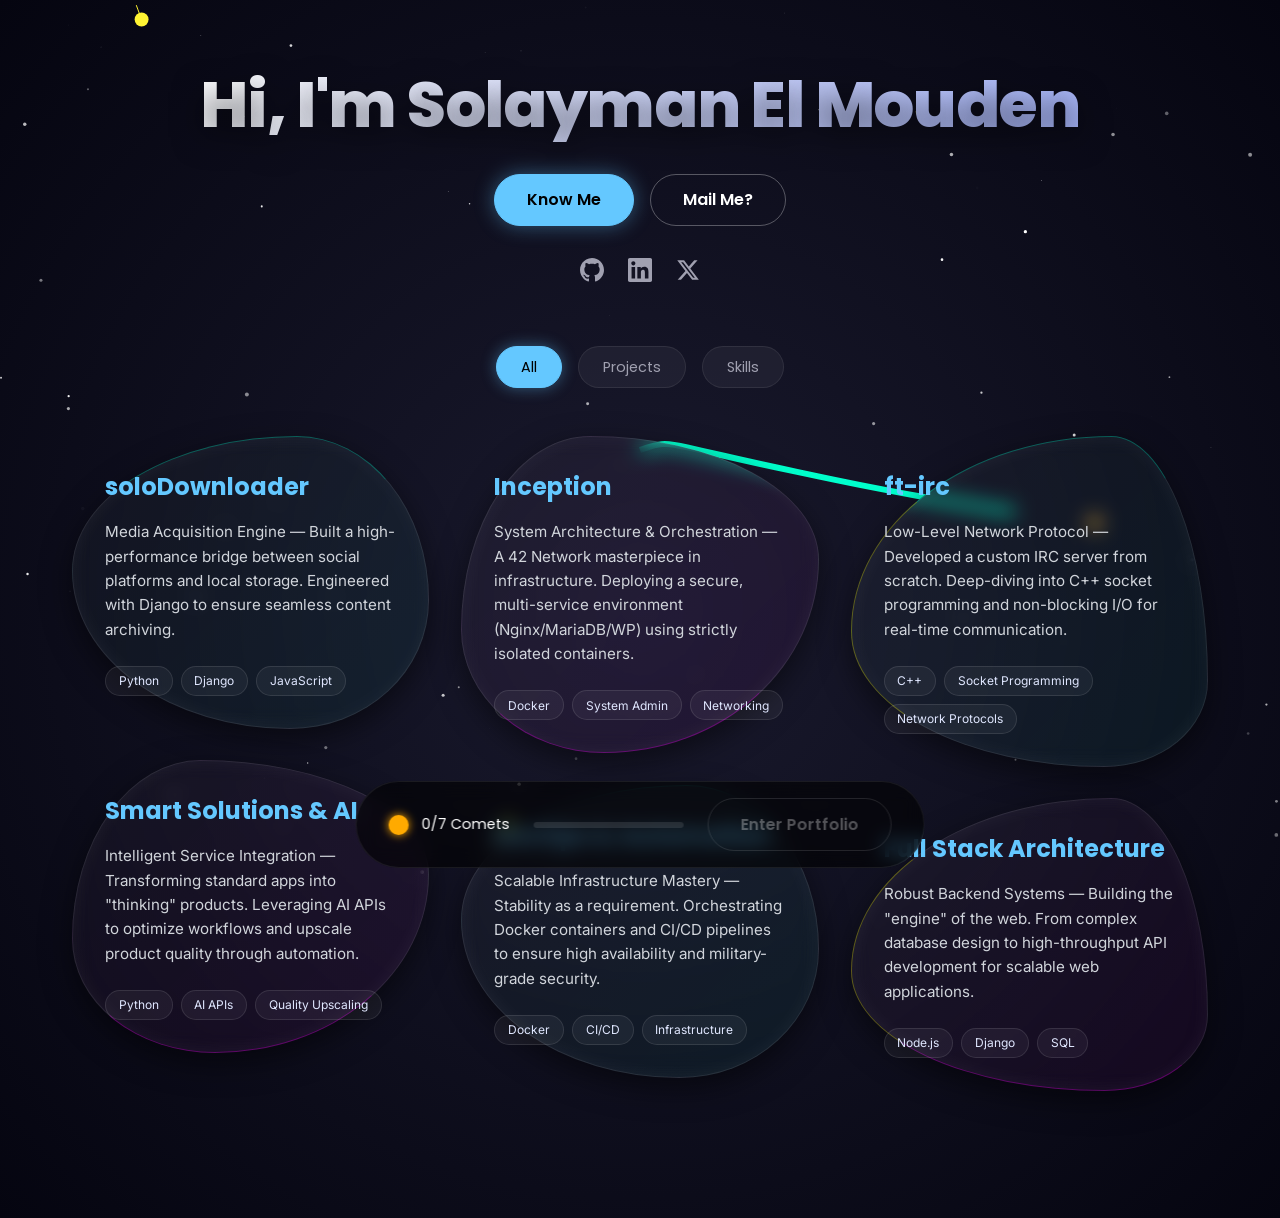
<file: index.html>
<!DOCTYPE html>
<html lang="en">

<head>
    <meta charset="UTF-8">
    <meta name="viewport" content="width=device-width, initial-scale=1.0">
    <title>Solacode | Creative Developer</title>
    <link rel="preconnect" href="https://fonts.googleapis.com">
    <link rel="preconnect" href="https://fonts.gstatic.com" crossorigin>
    <link
        href="https://fonts.googleapis.com/css2?family=Inter:wght@300;400;600&family=Poppins:wght@500;700;800&display=swap"
        rel="stylesheet">
    <link rel="stylesheet" href="style.css">
</head>

<body>

    <canvas id="game-canvas"></canvas>

    <div id="ui-layer">
        <header>
            <h1>Hi, I'm Solayman El Mouden</h1>

            <div class="header-actions">
                <a href="#" class="btn btn-primary" id="know-me-btn">Know Me</a>
                <a href="#" class="btn btn-secondary" id="mail-me-btn">Mail Me?</a>
            </div>

            <div class="social-links">
                <!-- GitHub -->
                <a href="https://github.com/solacode-SC" class="social-icon" aria-label="GitHub" target="_blank"
                    rel="noopener noreferrer">
                    <svg fill="currentColor" viewBox="0 0 24 24" width="24" height="24">
                        <path
                            d="M12 0c-6.626 0-12 5.373-12 12 0 5.302 3.438 9.8 8.207 11.387.599.111.793-.261.793-.577v-2.234c-3.338.726-4.033-1.416-4.033-1.416-.546-1.387-1.333-1.756-1.333-1.756-1.089-.745.083-.729.083-.729 1.205.084 1.839 1.237 1.839 1.237 1.07 1.834 2.807 1.304 3.492.997.107-.775.418-1.305.762-1.604-2.665-.305-5.467-1.334-5.467-5.931 0-1.311.469-2.381 1.236-3.221-.124-.303-.535-1.524.117-3.176 0 0 1.008-.322 3.301 1.23.957-.266 1.983-.399 3.003-.404 1.02.005 2.047.138 3.006.404 2.291-1.552 3.297-1.23 3.297-1.23.653 1.653.242 2.874.118 3.176.77.84 1.235 1.911 1.235 3.221 0 4.609-2.807 5.624-5.479 5.921.43.372.823 1.102.823 2.222v3.293c0 .319.192.694.801.576 4.765-1.589 8.199-6.086 8.199-11.386 0-6.627-5.373-12-12-12z" />
                    </svg>
                </a>
                <!-- LinkedIn -->
                <a href="https://www.linkedin.com/in/solayman-elmouden/" class="social-icon" aria-label="LinkedIn"
                    target="_blank" rel="noopener noreferrer">
                    <svg fill="currentColor" viewBox="0 0 24 24" width="24" height="24">
                        <path
                            d="M20.447 20.452h-3.554v-5.569c0-1.328-.027-3.037-1.852-3.037-1.853 0-2.136 1.445-2.136 2.939v5.667H9.351V9h3.414v1.561h.046c.477-.9 1.637-1.85 3.37-1.85 3.601 0 4.267 2.37 4.267 5.455v6.286zM5.337 7.433c-1.144 0-2.063-.926-2.063-2.065 0-1.138.92-2.063 2.063-2.063 1.14 0 2.064.925 2.064 2.063 0 1.139-.925 2.065-2.064 2.065zm1.782 13.019H3.555V9h3.564v11.452zM22.225 0H1.771C.792 0 0 .774 0 1.729v20.542C0 23.227.792 24 1.771 24h20.451C23.2 24 24 23.227 24 22.271V1.729C24 .774 23.2 0 22.222 0h.003z" />
                    </svg>
                </a>
                <!-- Twitter / X -->
                <a href="https://x.com/solacode_SC" class="social-icon" aria-label="Twitter" target="_blank"
                    rel="noopener noreferrer">
                    <svg fill="currentColor" viewBox="0 0 24 24" width="24" height="24">
                        <path
                            d="M18.244 2.25h3.308l-7.227 8.26 8.502 11.24H16.17l-5.214-6.817L4.99 21.75H1.68l7.73-8.835L1.254 2.25H8.08l4.713 6.231zm-1.161 17.52h1.833L7.084 4.126H5.117z" />
                    </svg>
                </a>
            </div>
        </header>

        <div class="filter-container">
            <button class="filter-btn active" data-filter="all">All</button>
            <button class="filter-btn" data-filter="project">Projects</button>
            <button class="filter-btn" data-filter="skill">Skills</button>
        </div>

        <div class="grid-container" id="card-grid">
            <!-- Projects -->
            <div class="glass-card" data-category="project">
                <h3 class="card-title">soloDownloader</h3>
                <p class="card-text">Media Acquisition Engine — Built a high-performance bridge between social platforms
                    and local storage. Engineered with Django to ensure seamless content archiving.</p>
                <div class="tags">
                    <span class="tag">Python</span>
                    <span class="tag">Django</span>
                    <span class="tag">JavaScript</span>
                </div>
            </div>

            <div class="glass-card" data-category="project">
                <h3 class="card-title">Inception</h3>
                <p class="card-text">System Architecture & Orchestration — A 42 Network masterpiece in infrastructure.
                    Deploying a secure, multi-service environment (Nginx/MariaDB/WP) using strictly isolated
                    containers.</p>
                <div class="tags">
                    <span class="tag">Docker</span>
                    <span class="tag">System Admin</span>
                    <span class="tag">Networking</span>
                </div>
            </div>

            <div class="glass-card" data-category="project">
                <h3 class="card-title">ft-irc</h3>
                <p class="card-text">Low-Level Network Protocol — Developed a custom IRC server from scratch.
                    Deep-diving into C++ socket programming and non-blocking I/O for real-time communication.</p>
                <div class="tags">
                    <span class="tag">C++</span>
                    <span class="tag">Socket Programming</span>
                    <span class="tag">Network Protocols</span>
                </div>
            </div>

            <!-- Skills -->
            <div class="glass-card" data-category="skill">
                <h3 class="card-title">Smart Solutions & AI</h3>
                <p class="card-text">Intelligent Service Integration — Transforming standard apps into "thinking"
                    products. Leveraging AI APIs to optimize workflows and upscale product quality through
                    automation.</p>
                <div class="tags">
                    <span class="tag">Python</span>
                    <span class="tag">AI APIs</span>
                    <span class="tag">Quality Upscaling</span>
                </div>
            </div>

            <div class="glass-card" data-category="skill">
                <h3 class="card-title">DevOps & Automation</h3>
                <p class="card-text">Scalable Infrastructure Mastery — Stability as a requirement. Orchestrating Docker
                    containers and CI/CD pipelines to ensure high availability and military-grade security.</p>
                <div class="tags">
                    <span class="tag">Docker</span>
                    <span class="tag">CI/CD</span>
                    <span class="tag">Infrastructure</span>
                </div>
            </div>

            <div class="glass-card" data-category="skill">
                <h3 class="card-title">Full Stack Architecture</h3>
                <p class="card-text">Robust Backend Systems — Building the "engine" of the web. From complex database
                    design to high-throughput API development for scalable web applications.</p>
                <div class="tags">
                    <span class="tag">Node.js</span>
                    <span class="tag">Django</span>
                    <span class="tag">SQL</span>
                </div>
            </div>
        </div>

        <div class="hud-container">
            <div class="progress-info">
                <div class="comet-icon"></div>
                <span id="score-text">0/7 Comets</span>
            </div>
            <div class="progress-bar">
                <div class="progress-fill" id="progress-fill"></div>
            </div>
            <a href="pages/main/index.html" class="cta-btn" id="cta-btn">Enter
                Portfolio</a>
        </div>
    </div>

    <!-- Know Me Modal -->
    <div class="modal-overlay" id="know-me-modal">
        <div class="modal-content">
            <div class="modal-traveler"></div>
            <button class="modal-close" id="close-modal">&times;</button>
            <div class="modal-header">
                <div class="modal-subtitle">student at 1337 school - UM6P</div>
            </div>
            <div class="modal-body">
                <p>Motivated and detail-oriented Software Engineer with experience in low-level systems programming,
                    fullstack development, and AI integration. Skilled at building efficient, scalable applications
                    using C/C++, Python (Django), and React.</p>
                <br>
                <p>Passionate about problem-solving, clean architecture, and continuous learning through hands-on
                    projects.</p>
            </div>
        </div>
    </div>

    <!-- Mail Me Modal -->
    <div class="modal-overlay" id="mail-me-modal">
        <div class="modal-content">
            <button class="modal-close" id="close-mail-modal">&times;</button>
            <div class="modal-header">
                <div class="modal-subtitle">Let's Connect</div>
                <h2 style="margin: 0; font-family: 'Poppins', sans-serif;">Send a Message</h2>
            </div>
            <div class="modal-body">
                <form id="mail-form" action="https://api.web3forms.com/submit" method="POST">
                    <!-- Web3Forms Access Key -->
                    <input type="hidden" name="access_key" value="6ffd6979-2e43-45fa-96e8-d2354f1078e3">

                    <!-- Honeypot Spam Protection -->
                    <input type="checkbox" name="botcheck" class="hidden" style="display: none;">

                    <input type="hidden" name="subject" value="New Portfolio Contact Message">
                    <input type="hidden" name="from_name" value="Solacode Portfolio">

                    <div class="form-group">
                        <label class="form-label">Full Name</label>
                        <input type="text" name="name" class="form-input" placeholder="John Doe" required>
                    </div>
                    <div class="form-group">
                        <label class="form-label">Email Address</label>
                        <input type="email" name="email" class="form-input" placeholder="john@example.com" required>
                    </div>
                    <div class="form-group">
                        <label class="form-label">Purpose</label>
                        <input type="text" name="purpose" class="form-input"
                            placeholder="Project Inquiry / Collaboration" required>
                    </div>
                    <div class="form-group">
                        <label class="form-label">Message</label>
                        <textarea name="message" class="form-textarea" placeholder="Write your message here..."
                            required></textarea>
                    </div>
                    <button type="submit" class="send-btn">Send Message 🚀</button>
                </form>
            </div>
        </div>
    </div>

    <!-- Portfolio Not Ready Toast -->
    <div class="thank-toast portfolio-toast" id="portfolio-toast">
        <div class="thank-toast-icon">🚧</div>
        <div class="thank-toast-text">
            <strong>Portfolio is cooking!</strong>
            <span>Not ready yet — I'll let you know when it's live.</span>
            <span class="toast-hint">Don't forget to <a href="#" id="toast-mail-link">send me a message</a> so I can reach you! ✉️</span>
        </div>
    </div>

    <!-- Thank You Toast -->
    <div class="thank-toast" id="thank-toast">
        <div class="thank-toast-icon">✨</div>
        <div class="thank-toast-text">
            <strong>Thanks for connecting!</strong>
            <span>I'll get back to you soon.</span>
        </div>
    </div>

    <script src="script.js"></script>
</body>

</html>
</file>
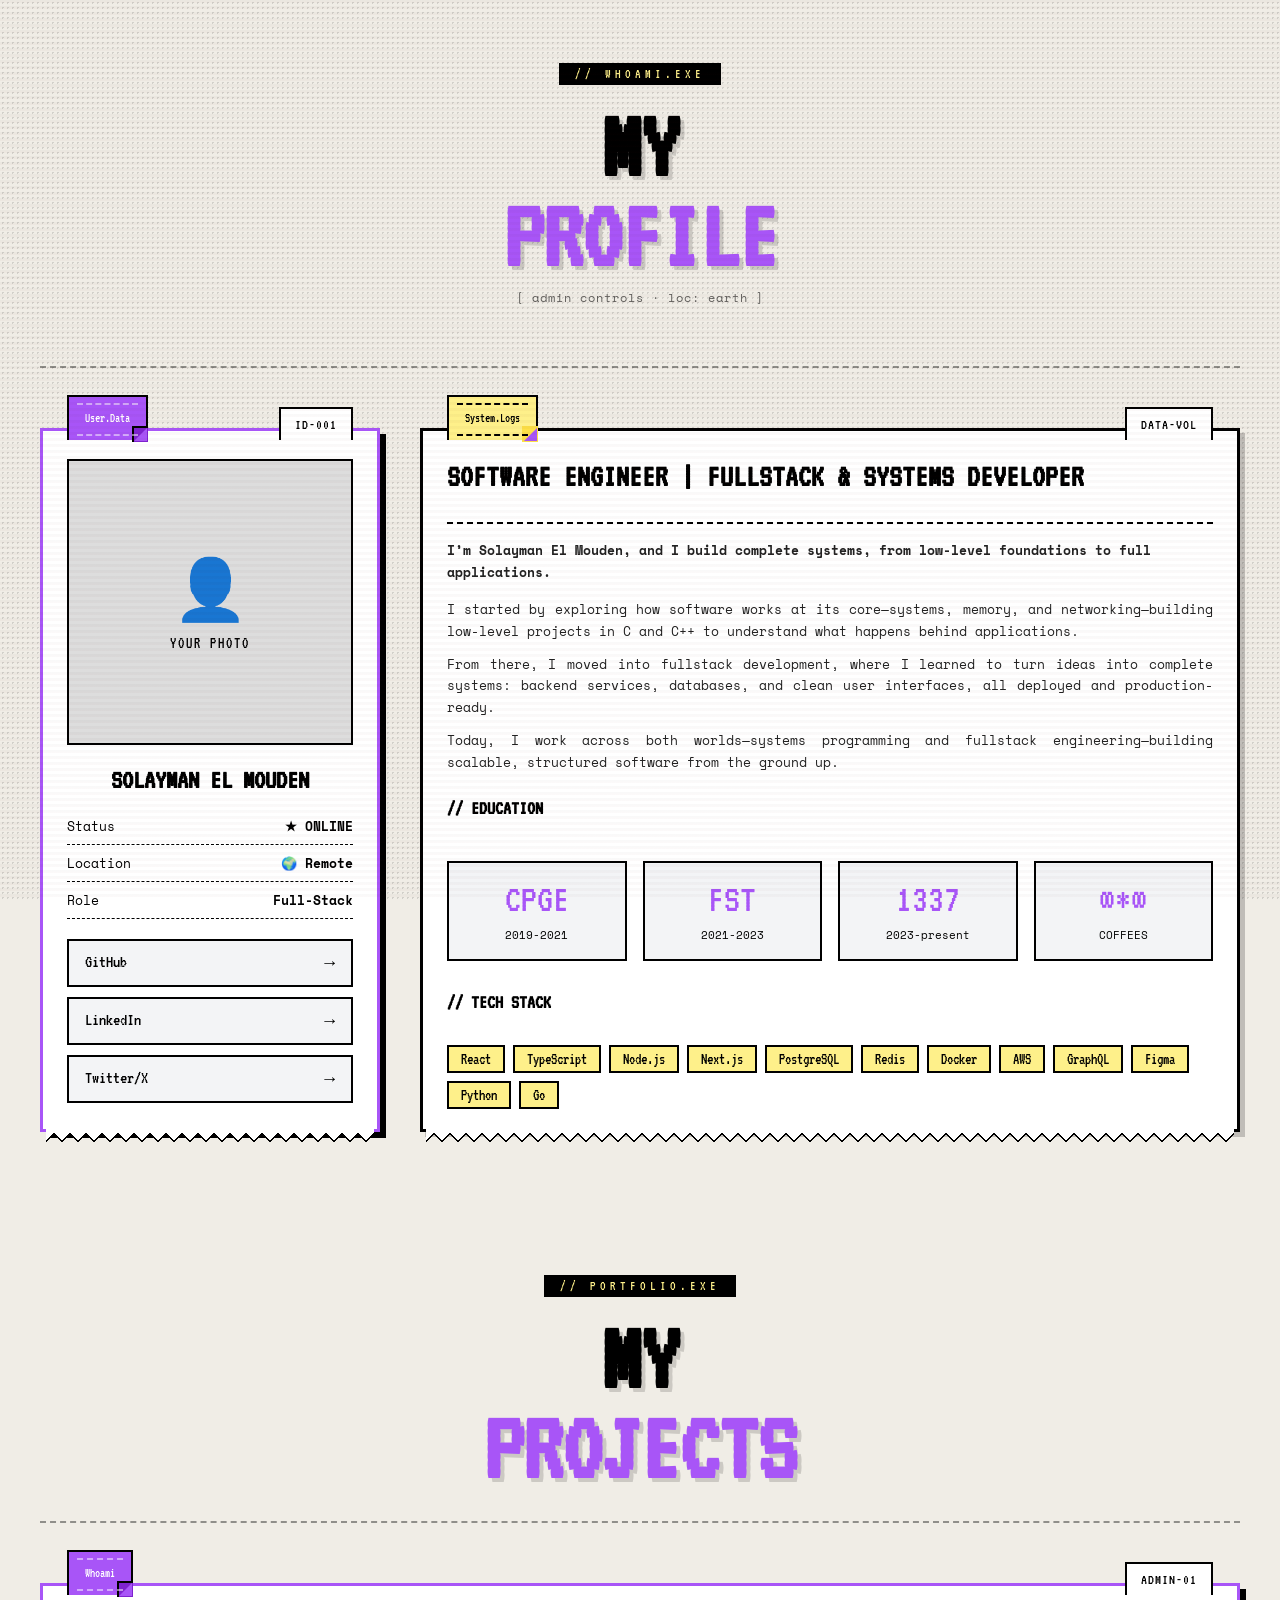
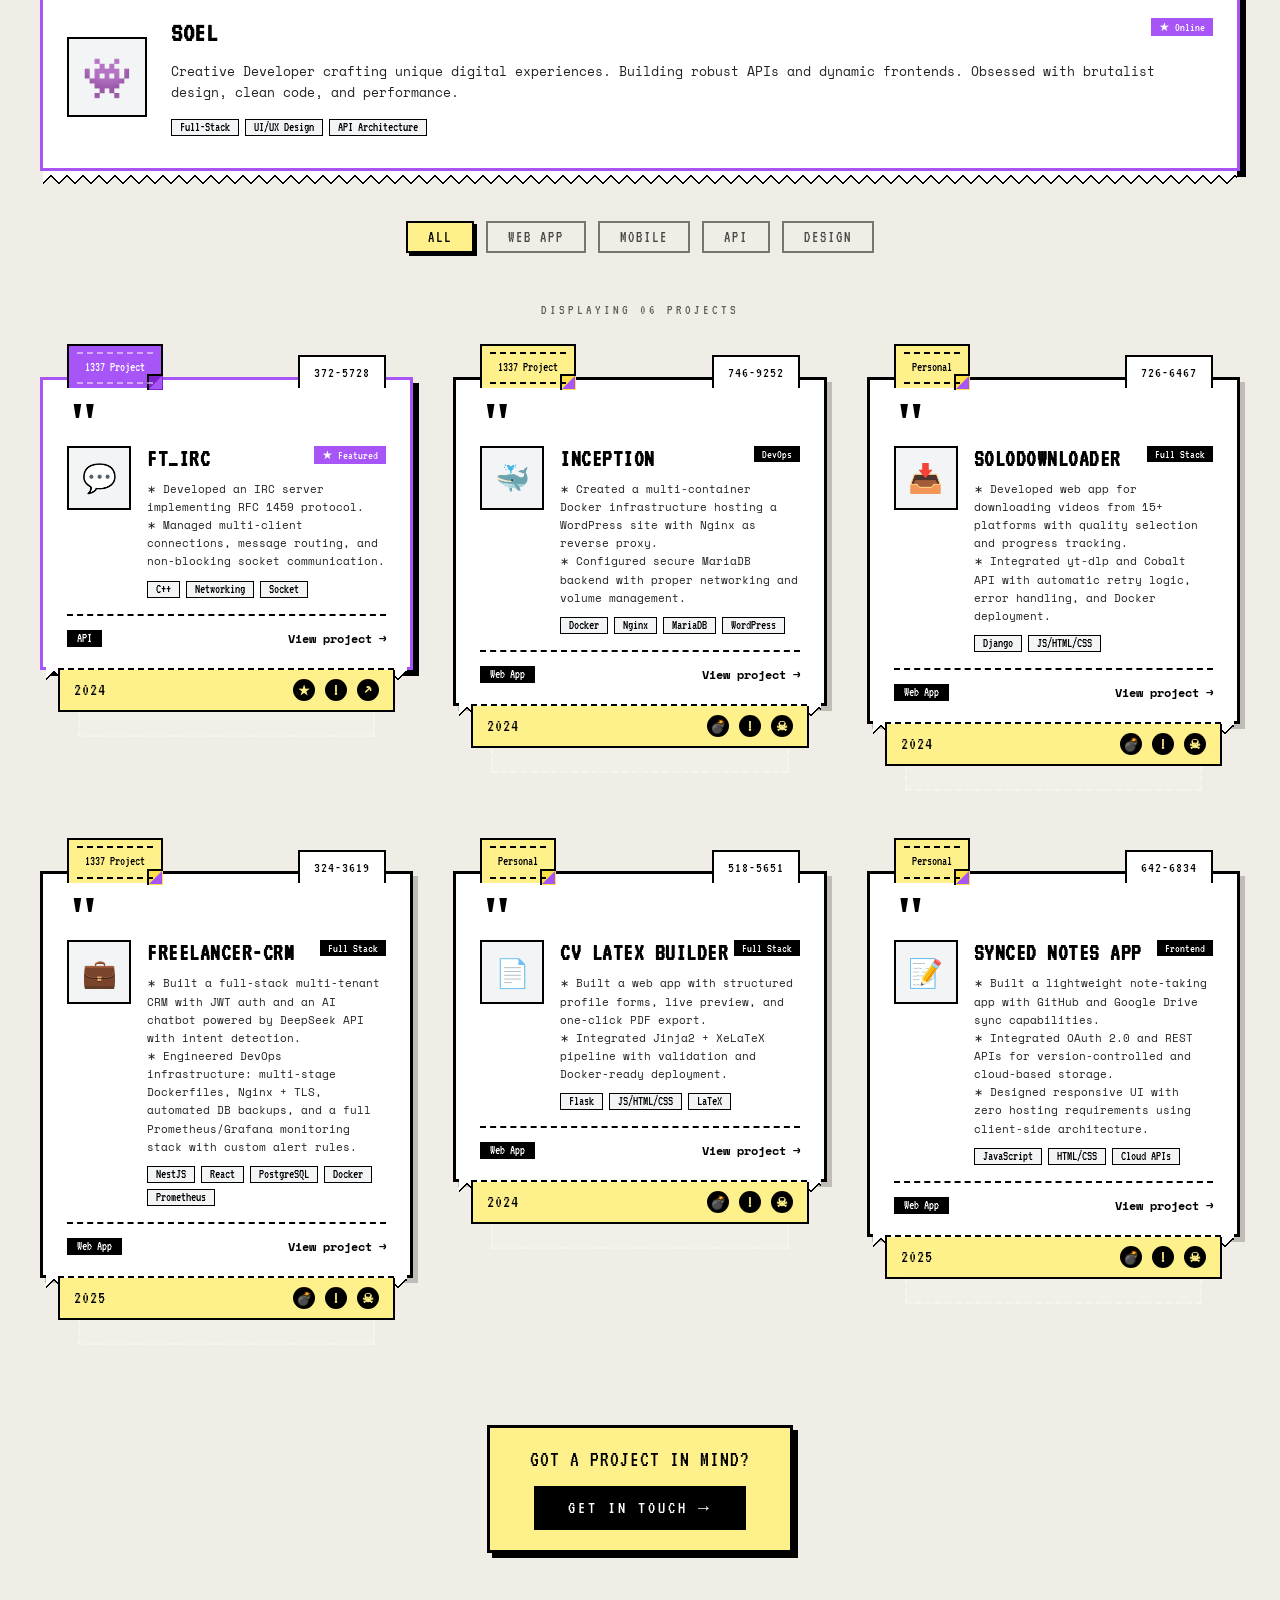
<file: pages/main/index.html>
<!DOCTYPE html>
<html lang="en">
<head>
    <meta charset="UTF-8">
    <meta name="viewport" content="width=device-width, initial-scale=1.0">
    <title>Portfolio — Profile & Projects</title>
    <link rel="stylesheet" href="style.css">
    <style>
        
    </style>
<base target="_blank">
</head>
<body>

    <!-- ============================================================
         PROFILE SECTION
         ============================================================ -->
    <header class="profile-header">
        <div class="profile-header-label">// WHOAMI.EXE</div>
        <h1 class="profile-header-title">
            MY
            <span>PROFILE</span>
        </h1>
        <p class="profile-header-sub">[ admin controls · loc: earth ]</p>
    </header>

    <hr class="profile-section-divider">

    <main class="profile-grid">
        <!-- LEFT CARD -->
        <div class="profile-card featured">
            <div class="profile-card__main">
                <div class="profile-card__tabs">
                    <div class="profile-card__tab-note">
                        <div class="profile-card__tab-note-text">User.Data</div>
                        <div class="profile-fold"></div>
                    </div>
                    <div class="profile-card__tab-id">ID-001</div>
                </div>

                <div class="profile-photo-placeholder">
                    <div style="font-size: 60px;">👤</div>
                    <div style="margin-top: 10px; letter-spacing: 2px;">YOUR PHOTO</div>
                </div>

                <h3 class="profile-card__title" style="text-align: center; font-size: 28px;">Solayman El Mouden</h3>
                <!-- <p class="profile-card__desc" style="text-align: center; margin-bottom: 20px;">[ The Dev ]</p> -->

                <div class="profile-stats__row"><span>Status</span><strong>★ ONLINE</strong></div>
                <div class="profile-stats__row"><span>Location</span><strong>🌍 Remote</strong></div>
                <div class="profile-stats__row"><span>Role</span><strong>Full-Stack</strong></div>

                <div class="profile-links-list">
                    <a href="https://github.com/solacode-SC" class="profile-link-btn"><span>GitHub</span><span>→</span></a>
                    <a href="https://www.linkedin.com/in/solayman-elmouden" class="profile-link-btn"><span>LinkedIn</span><span>→</span></a>
                    <a href="#" class="profile-link-btn"><span>Twitter/X</span><span>→</span></a>
                </div>

                <div class="profile-card__zigzag"></div>
            </div>
        </div>

        <!-- RIGHT CARD -->
        <div class="profile-card">
            <div class="profile-card__main">
                <div class="profile-card__tabs">
                    <div class="profile-card__tab-note">
                        <div class="profile-card__tab-note-text">System.Logs</div>
                        <div class="profile-fold" style="background:#fde047;border-color:transparent transparent #a855f7 transparent"></div>
                    </div>
                    <div class="profile-card__tab-id">DATA-VOL</div>
                </div>

                <h3 class="profile-card__title">Software Engineer | Fullstack & Systems Developer</h3>
                <hr style="border:none;border-top:2px dashed #000;margin:16px 0;">

                <p class="profile-card__desc" style="margin-bottom: 16px; font-weight: bold;">
                    I’m Solayman El Mouden, and I build complete systems, from low-level foundations to full applications.
                </p>
                <p class="profile-card__desc" style="margin-bottom: 12px; text-align: justify;">
                    I started by exploring how software works at its core—systems, memory, and networking—building low-level projects in C and C++ to understand what happens behind applications.
                </p>
                <p class="profile-card__desc" style="margin-bottom: 12px; text-align: justify;">
                    From there, I moved into fullstack development, where I learned to turn ideas into complete systems: backend services, databases, and clean user interfaces, all deployed and production-ready.
                </p>
                <p class="profile-card__desc" style="margin-bottom: 24px; text-align: justify;">
                    Today, I work across both worlds—systems programming and fullstack engineering—building scalable, structured software from the ground up.
                </p>

                <h3 class="profile-card__title" style="font-size: 20px;">// Education</h3>
                <div class="profile-stats-grid">
                    <div class="profile-stat-box"><div class="profile-stat-num" id="profile-s1">CPGE</div><div class="profile-stat-label">2019-2021</div></div>
                    <div class="profile-stat-box"><div class="profile-stat-num" id="profile-s2">FST</div><div class="profile-stat-label">2021-2023</div></div>
                    <div class="profile-stat-box"><div class="profile-stat-num" id="profile-s3">1337</div><div class="profile-stat-label">2023-present</div></div>
                    <div class="profile-stat-box"><div class="profile-stat-num" id="profile-s4">&#8734*&#8734</div><div class="profile-stat-label">COFFEES</div></div>
                </div>

                <h3 class="profile-card__title" style="font-size: 20px;">// TECH STACK</h3>
                <div class="profile-tag-list">
                    <span class="profile-tag">React</span>
                    <span class="profile-tag">TypeScript</span>
                    <span class="profile-tag">Node.js</span>
                    <span class="profile-tag">Next.js</span>
                    <span class="profile-tag">PostgreSQL</span>
                    <span class="profile-tag">Redis</span>
                    <span class="profile-tag">Docker</span>
                    <span class="profile-tag">AWS</span>
                    <span class="profile-tag">GraphQL</span>
                    <span class="profile-tag">Figma</span>
                    <span class="profile-tag">Python</span>
                    <span class="profile-tag">Go</span>
                </div>

                <div class="profile-card__zigzag"></div>
            </div>
        </div>
    </main>


    <!-- ============================================================
         PROJECTS SECTION
         ============================================================ -->
    <header class="projects-header">
        <div class="projects-header-label">// PORTFOLIO.EXE</div>
        <h1 class="projects-header-title">
            MY
            <span>PROJECTS</span>
        </h1>
        <!-- <p class="projects-header-sub">[ selected works · 2022 — 2025 ]</p> -->
    </header>

    <hr class="projects-section-divider">

    <!-- ========== PROFILE SECTION (in projects page) ========== -->
    <section style="max-width: 1300px; margin: 0 auto 50px; padding: 0 40px;">
        <div class="projects-card projects-featured" style="animation: none; cursor: default; transform: none; display: block;">
            <div class="projects-card__main" style="display: flex; gap: 24px; flex-wrap: wrap; align-items: center; padding: 32px 24px;">
                <div class="projects-card__tabs">
                    <div class="projects-card__tab-note">
                        <div class="projects-card__tab-note-text">
                            Whoami
                        </div>
                        <div class="projects-fold"></div>
                    </div>
                    <div class="projects-card__tab-id">ADMIN-01</div>
                </div>

                <div class="projects-card__icon" style="width: 80px; height: 80px; font-size: 40px;">👾</div>
                <div class="projects-card__info" style="flex: 1; min-width: 250px;">
                    <span class="projects-card__badge projects-featured">★ Online</span>
                    <h3 class="projects-card__title" style="font-size: 28px; margin-bottom: 12px; padding-right: 0;">SOEL</h3>
                    <p class="projects-card__desc" style="font-size: 13px; line-height: 1.6; margin-bottom: 16px;">Creative Developer crafting unique digital experiences. Building robust APIs and dynamic frontends. Obsessed with brutalist design, clean code, and performance.</p>
                    <div class="projects-card__tags">
                        <span class="projects-card__tag">Full-Stack</span>
                        <span class="projects-card__tag">UI/UX Design</span>
                        <span class="projects-card__tag">API Architecture</span>
                    </div>
                </div>
            </div>
            <div class="projects-card__zigzag"></div>
        </div>
    </section>

    <!-- ========== FILTER BAR ========== -->
    <div class="projects-filter-bar">
        <button class="projects-filter-btn projects-active" data-filter="all">ALL</button>
        <button class="projects-filter-btn" data-filter="Web App">WEB APP</button>
        <button class="projects-filter-btn" data-filter="Mobile">MOBILE</button>
        <button class="projects-filter-btn" data-filter="API">API</button>
        <button class="projects-filter-btn" data-filter="Design">DESIGN</button>
    </div>

    <div class="projects-count" id="projects-count-label">DISPLAYING 06 PROJECTS</div>

    <!-- ========== GRID ========== -->
    <main class="projects-grid" id="projects-grid">

        <!-- CARD 1 -->
        <a href="#" class="projects-card projects-featured" data-category="API">
            <div class="projects-card__main">
                <div class="projects-card__tabs">
                    <div class="projects-card__tab-note">
                        <div class="projects-card__tab-note-text">
                            1337 Project
                        </div>
                        <div class="projects-fold"></div>
                    </div>
                    <div class="projects-card__tab-id" id="projects-id-1">FT-IRC</div>
                </div>
                <div class="projects-card__quote"></div>
                <div class="projects-card__content">
                    <div class="projects-card__icon">💬</div>
                    <div class="projects-card__info">
                        <span class="projects-card__badge projects-featured">★ Featured</span>
                        <h3 class="projects-card__title">ft_irc</h3>
                        <p class="projects-card__desc">
                            ∗ Developed an IRC server implementing RFC 1459 protocol.<br>
                            ∗ Managed multi-client connections, message routing, and non-blocking socket communication.
                        </p>
                        <div class="projects-card__tags">
                            <span class="projects-card__tag">C++</span>
                            <span class="projects-card__tag">Networking</span>
                            <span class="projects-card__tag">Socket</span>
                        </div>
                    </div>
                </div>
                <hr class="projects-card__divider">
                <div class="projects-card__footer">
                    <span class="projects-card__category">API</span>
                    <span class="projects-card__link">View project</span>
                </div>
                <div class="projects-card__zigzag"></div>
            </div>
            <div class="projects-card__warning">
                <span class="projects-card__year">2024</span>
                <div class="projects-card__warning-icon">★</div>
                <div class="projects-card__warning-icon">!</div>
                <div class="projects-card__warning-icon">↗</div>
            </div>
            <div class="projects-card__torn">- - - - - - - - - - - - - - - - -</div>
        </a>

        <!-- CARD 2 -->
        <a href="#" class="projects-card" data-category="Web App">
            <div class="projects-card__main">
                <div class="projects-card__tabs">
                    <div class="projects-card__tab-note">
                        <div class="projects-card__tab-note-text">
                            1337 Project
                        </div>
                        <div class="projects-fold"></div>
                    </div>
                    <div class="projects-card__tab-id" id="projects-id-2">INCEPTION</div>
                </div>
                <div class="projects-card__quote"></div>
                <div class="projects-card__content">
                    <div class="projects-card__icon">🐳</div>
                    <div class="projects-card__info">
                        <span class="projects-card__badge">DevOps</span>
                        <h3 class="projects-card__title">Inception</h3>
                        <p class="projects-card__desc">
                            ∗ Created a multi-container Docker infrastructure hosting a WordPress site with Nginx as reverse proxy.<br>
                            ∗ Configured secure MariaDB backend with proper networking and volume management.
                        </p>
                        <div class="projects-card__tags">
                            <span class="projects-card__tag">Docker</span>
                            <span class="projects-card__tag">Nginx</span>
                            <span class="projects-card__tag">MariaDB</span>
                            <span class="projects-card__tag">WordPress</span>
                        </div>
                    </div>
                </div>
                <hr class="projects-card__divider">
                <div class="projects-card__footer">
                    <span class="projects-card__category">Web App</span>
                    <span class="projects-card__link">View project</span>
                </div>
                <div class="projects-card__zigzag"></div>
            </div>
            <div class="projects-card__warning">
                <span class="projects-card__year">2024</span>
                <div class="projects-card__warning-icon">💣</div>
                <div class="projects-card__warning-icon">!</div>
                <div class="projects-card__warning-icon">☠</div>
            </div>
            <div class="projects-card__torn">- - - - - - - - - - - - - - - - -</div>
        </a>

        <!-- CARD 3 -->
        <a href="#" class="projects-card" data-category="Web App">
            <div class="projects-card__main">
                <div class="projects-card__tabs">
                    <div class="projects-card__tab-note">
                        <div class="projects-card__tab-note-text">
                            Personal
                        </div>
                        <div class="projects-fold"></div>
                    </div>
                    <div class="projects-card__tab-id" id="projects-id-3">SOLO-DL</div>
                </div>
                <div class="projects-card__quote"></div>
                <div class="projects-card__content">
                    <div class="projects-card__icon">📥</div>
                    <div class="projects-card__info">
                        <span class="projects-card__badge">Full Stack</span>
                        <h3 class="projects-card__title">SoloDownloader</h3>
                        <p class="projects-card__desc">
                            ∗ Developed web app for downloading videos from 15+ platforms with quality selection and progress tracking.<br>
                            ∗ Integrated yt-dlp and Cobalt API with automatic retry logic, error handling, and Docker deployment.
                        </p>
                        <div class="projects-card__tags">
                            <span class="projects-card__tag">Django</span>
                            <span class="projects-card__tag">JS/HTML/CSS</span>
                        </div>
                    </div>
                </div>
                <hr class="projects-card__divider">
                <div class="projects-card__footer">
                    <span class="projects-card__category">Web App</span>
                    <span class="projects-card__link">View project</span>
                </div>
                <div class="projects-card__zigzag"></div>
            </div>
            <div class="projects-card__warning">
                <span class="projects-card__year">2024</span>
                <div class="projects-card__warning-icon">💣</div>
                <div class="projects-card__warning-icon">!</div>
                <div class="projects-card__warning-icon">☠</div>
            </div>
            <div class="projects-card__torn">- - - - - - - - - - - - - - - - -</div>
        </a>

        <!-- CARD 4 -->
        <a href="#" class="projects-card" data-category="Web App">
            <div class="projects-card__main">
                <div class="projects-card__tabs">
                    <div class="projects-card__tab-note">
                        <div class="projects-card__tab-note-text">
                            1337 Project
                        </div>
                        <div class="projects-fold"></div>
                    </div>
                    <div class="projects-card__tab-id" id="projects-id-4">CRM</div>
                </div>
                <div class="projects-card__quote"></div>
                <div class="projects-card__content">
                    <div class="projects-card__icon">💼</div>
                    <div class="projects-card__info">
                        <span class="projects-card__badge">Full Stack</span>
                        <h3 class="projects-card__title">freelancer-crm</h3>
                        <p class="projects-card__desc">
                            ∗ Built a full-stack multi-tenant CRM with JWT auth and an AI chatbot powered by DeepSeek API with intent detection.<br>
                            ∗ Engineered DevOps infrastructure: multi-stage Dockerfiles, Nginx + TLS, automated DB backups, and a full Prometheus/Grafana monitoring stack with custom alert rules.
                        </p>
                        <div class="projects-card__tags">
                            <span class="projects-card__tag">NestJS</span>
                            <span class="projects-card__tag">React</span>
                            <span class="projects-card__tag">PostgreSQL</span>
                            <span class="projects-card__tag">Docker</span>
                            <span class="projects-card__tag">Prometheus</span>
                        </div>
                    </div>
                </div>
                <hr class="projects-card__divider">
                <div class="projects-card__footer">
                    <span class="projects-card__category">Web App</span>
                    <span class="projects-card__link">View project</span>
                </div>
                <div class="projects-card__zigzag"></div>
            </div>
            <div class="projects-card__warning">
                <span class="projects-card__year">2025</span>
                <div class="projects-card__warning-icon">💣</div>
                <div class="projects-card__warning-icon">!</div>
                <div class="projects-card__warning-icon">☠</div>
            </div>
            <div class="projects-card__torn">- - - - - - - - - - - - - - - - -</div>
        </a>

        <!-- CARD 5 -->
        <a href="#" class="projects-card" data-category="Web App">
            <div class="projects-card__main">
                <div class="projects-card__tabs">
                    <div class="projects-card__tab-note">
                        <div class="projects-card__tab-note-text">
                            Personal
                        </div>
                        <div class="projects-fold"></div>
                    </div>
                    <div class="projects-card__tab-id" id="projects-id-5">CV-BLDR</div>
                </div>
                <div class="projects-card__quote"></div>
                <div class="projects-card__content">
                    <div class="projects-card__icon">📄</div>
                    <div class="projects-card__info">
                        <span class="projects-card__badge">Full Stack</span>
                        <h3 class="projects-card__title">CV LaTeX Builder</h3>
                        <p class="projects-card__desc">
                            ∗ Built a web app with structured profile forms, live preview, and one-click PDF export.<br>
                            ∗ Integrated Jinja2 + XeLaTeX pipeline with validation and Docker-ready deployment.
                        </p>
                        <div class="projects-card__tags">
                            <span class="projects-card__tag">Flask</span>
                            <span class="projects-card__tag">JS/HTML/CSS</span>
                            <span class="projects-card__tag">LaTeX</span>
                        </div>
                    </div>
                </div>
                <hr class="projects-card__divider">
                <div class="projects-card__footer">
                    <span class="projects-card__category">Web App</span>
                    <span class="projects-card__link">View project</span>
                </div>
                <div class="projects-card__zigzag"></div>
            </div>
            <div class="projects-card__warning">
                <span class="projects-card__year">2024</span>
                <div class="projects-card__warning-icon">💣</div>
                <div class="projects-card__warning-icon">!</div>
                <div class="projects-card__warning-icon">☠</div>
            </div>
            <div class="projects-card__torn">- - - - - - - - - - - - - - - - -</div>
        </a>

        <!-- CARD 6 -->
        <a href="#" class="projects-card" data-category="Web App">
            <div class="projects-card__main">
                <div class="projects-card__tabs">
                    <div class="projects-card__tab-note">
                        <div class="projects-card__tab-note-text">
                            Personal
                        </div>
                        <div class="projects-fold"></div>
                    </div>
                    <div class="projects-card__tab-id" id="projects-id-6">NOTES</div>
                </div>
                <div class="projects-card__quote"></div>
                <div class="projects-card__content">
                    <div class="projects-card__icon">📝</div>
                    <div class="projects-card__info">
                        <span class="projects-card__badge">Frontend</span>
                        <h3 class="projects-card__title">Synced Notes App</h3>
                        <p class="projects-card__desc">
                            ∗ Built a lightweight note-taking app with GitHub and Google Drive sync capabilities.<br>
                            ∗ Integrated OAuth 2.0 and REST APIs for version-controlled and cloud-based storage.<br>
                            ∗ Designed responsive UI with zero hosting requirements using client-side architecture.
                        </p>
                        <div class="projects-card__tags">
                            <span class="projects-card__tag">JavaScript</span>
                            <span class="projects-card__tag">HTML/CSS</span>
                            <span class="projects-card__tag">Cloud APIs</span>
                        </div>
                    </div>
                </div>
                <hr class="projects-card__divider">
                <div class="projects-card__footer">
                    <span class="projects-card__category">Web App</span>
                    <span class="projects-card__link">View project</span>
                </div>
                <div class="projects-card__zigzag"></div>
            </div>
            <div class="projects-card__warning">
                <span class="projects-card__year">2025</span>
                <div class="projects-card__warning-icon">💣</div>
                <div class="projects-card__warning-icon">!</div>
                <div class="projects-card__warning-icon">☠</div>
            </div>
            <div class="projects-card__torn">- - - - - - - - - - - - - - - - -</div>
        </a>

    </main>

    <!-- ========== FOOTER CTA ========== -->
    <div class="projects-footer">
        <div class="projects-cta-block">
            <p>GOT A PROJECT IN MIND?</p>
            <a href="mailto:hello@yoursite.com" class="projects-cta-btn">GET IN TOUCH →</a>
        </div>
    </div>

    <script src="script.js"></script>
</body>
</html>
</file>
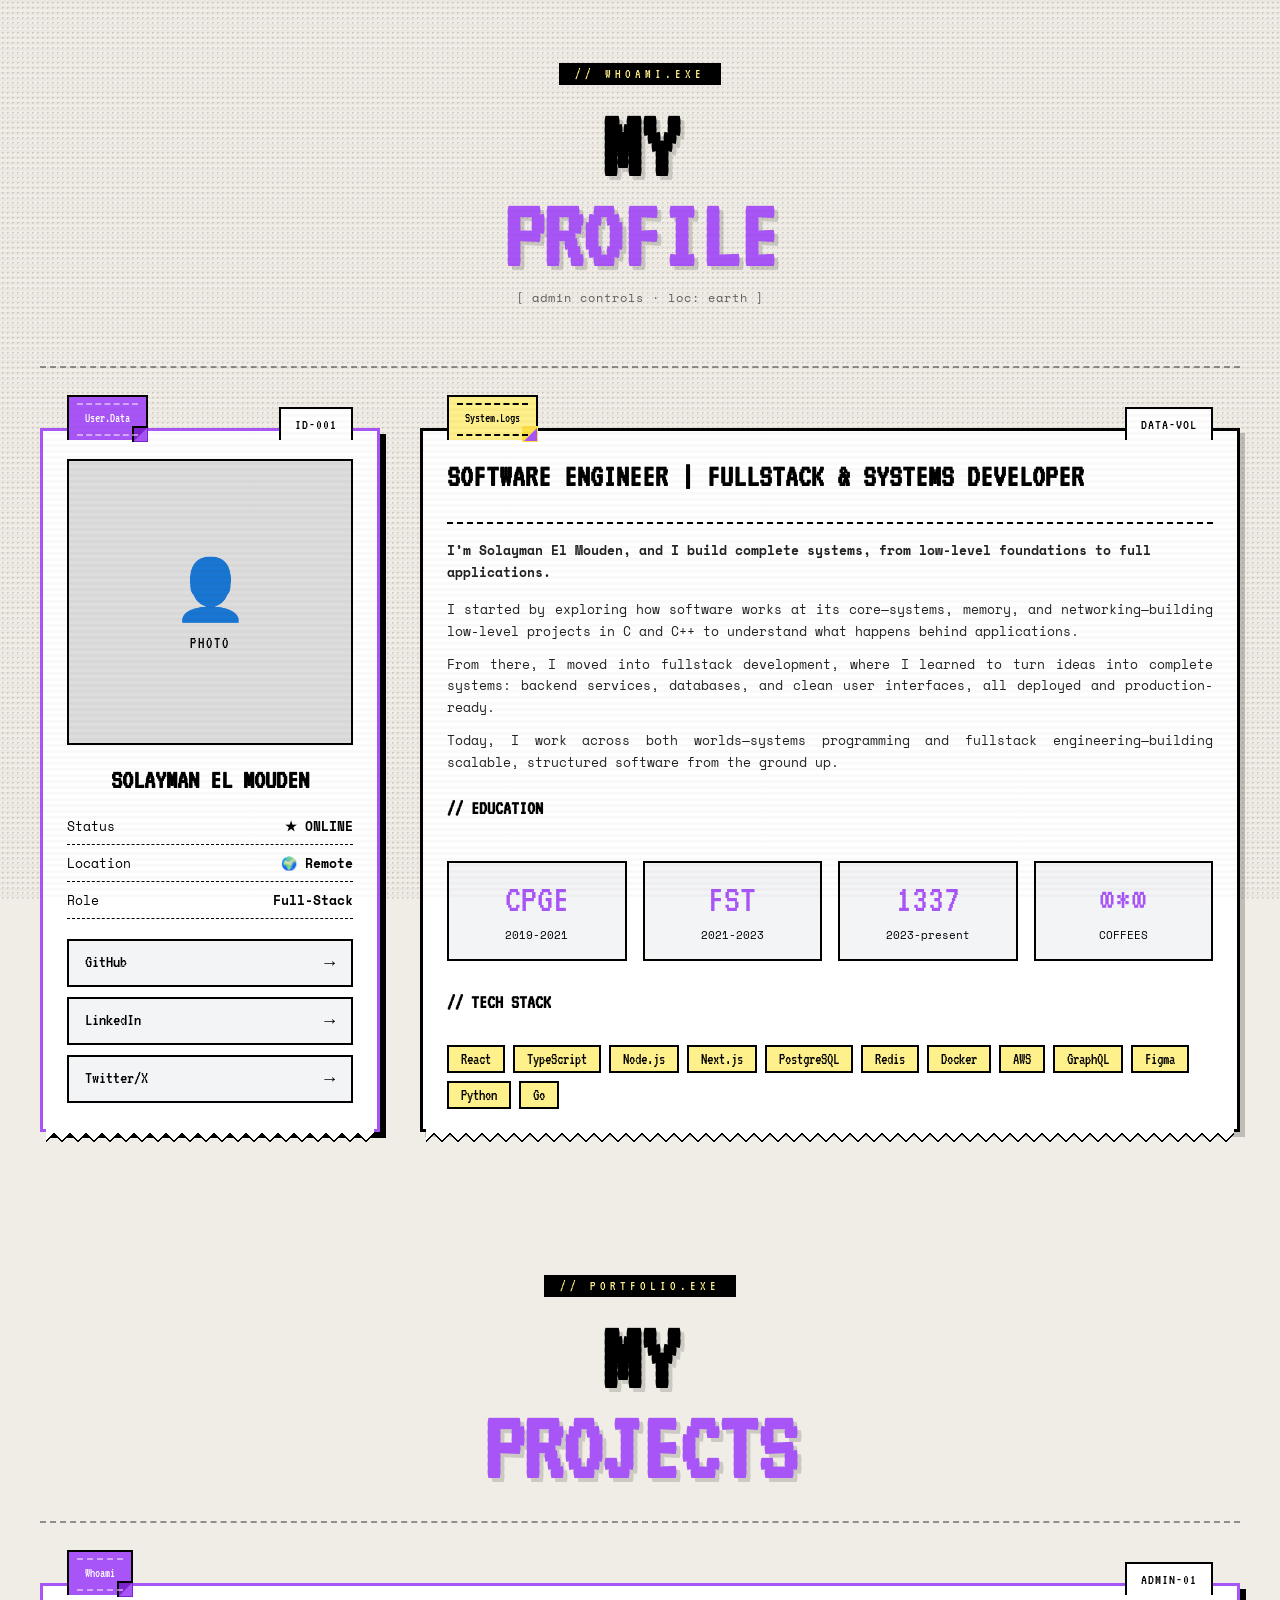
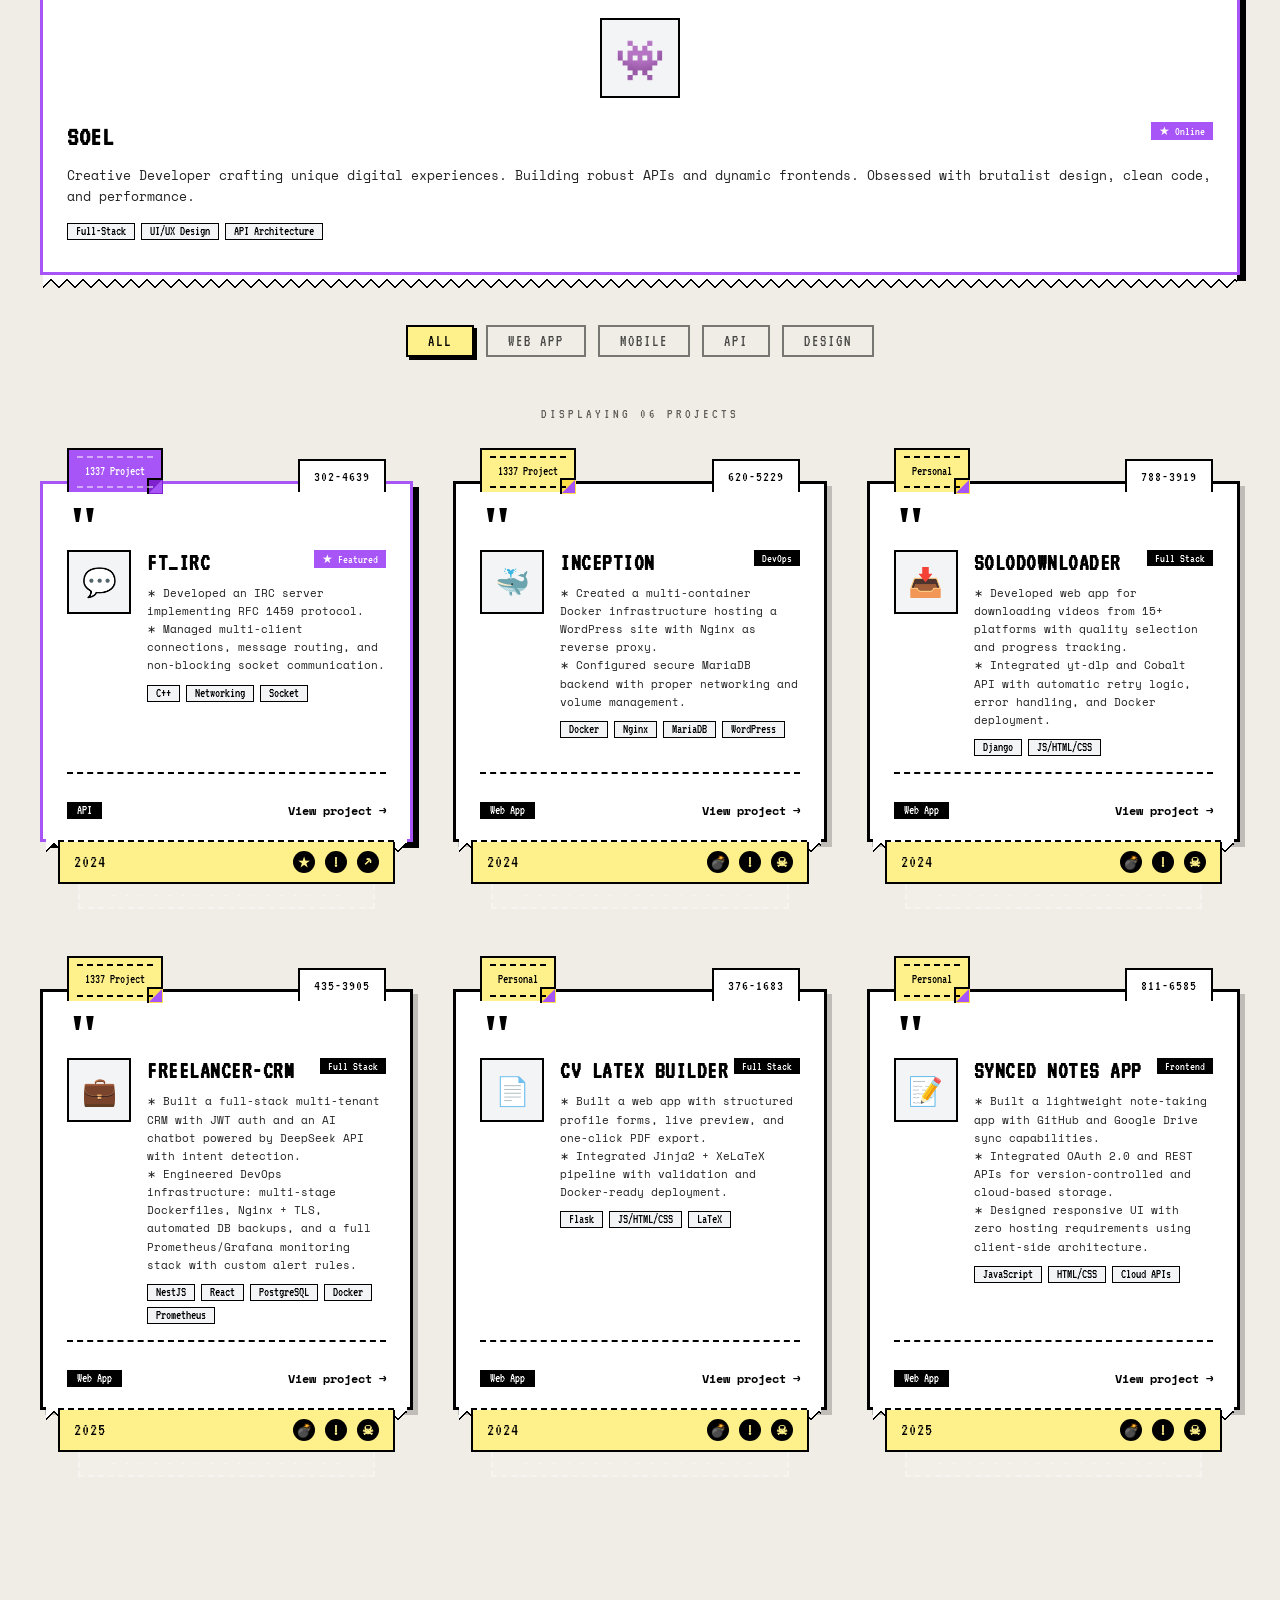
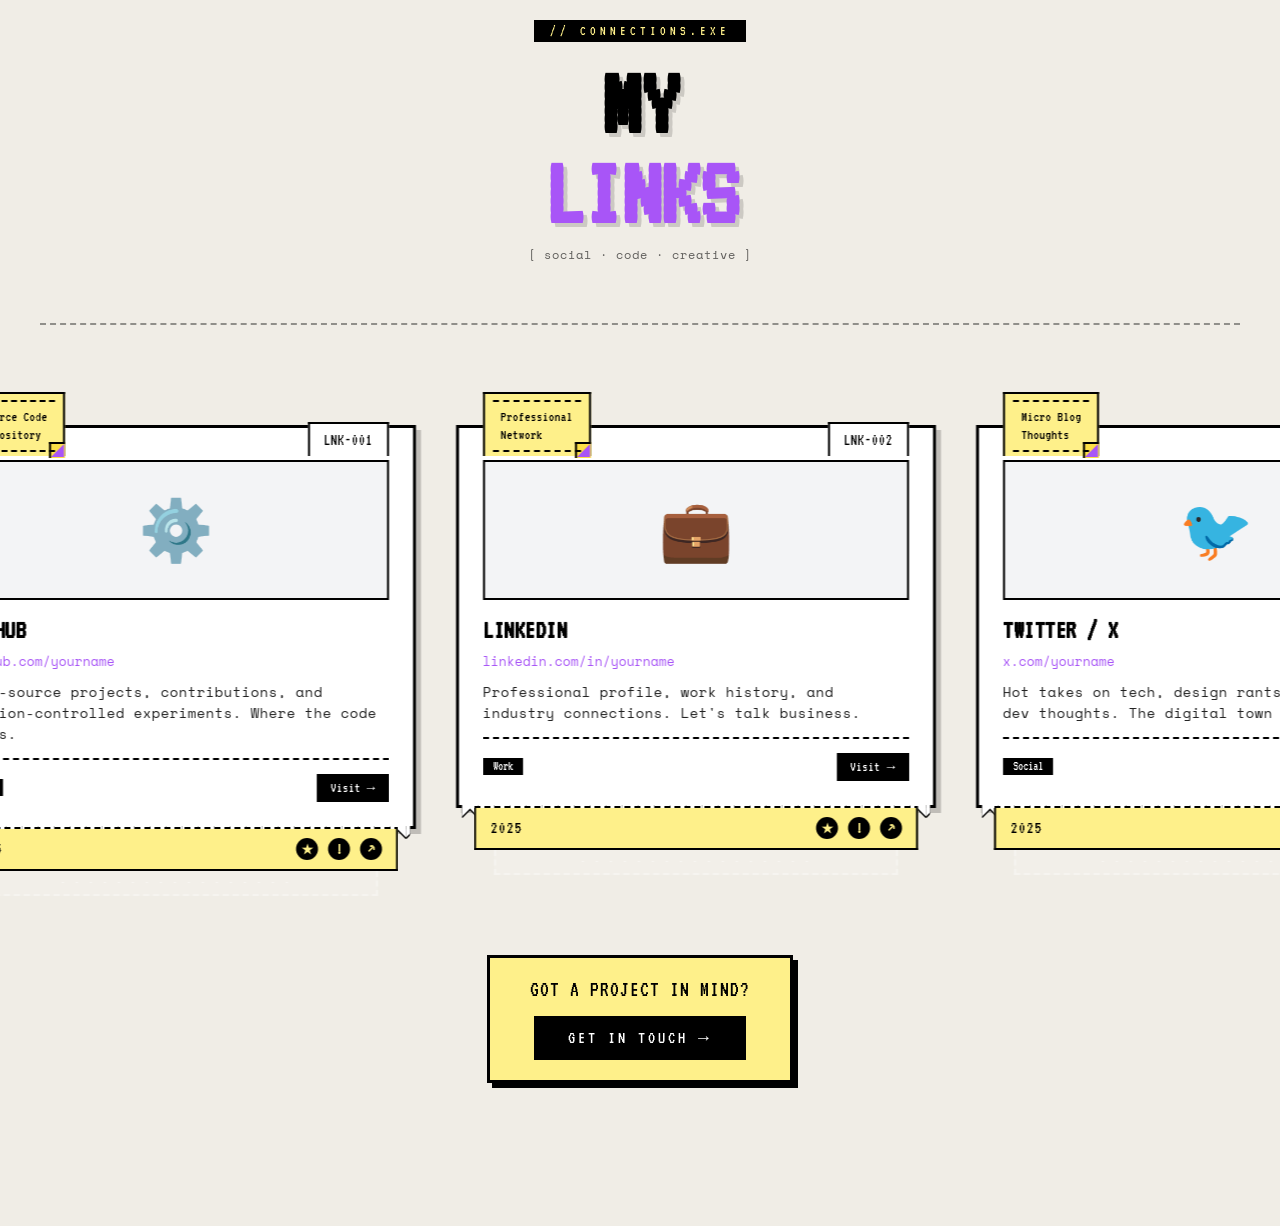
<file: public/pages/main/index.html>
<!DOCTYPE html>
<html lang="en">
<head>
    <meta charset="UTF-8">
    <meta name="viewport" content="width=device-width, initial-scale=1.0">
    <title>Solayman El Mouden — Profile & Projects & Links & Blogs</title>
    <link rel="stylesheet" href="./style.css">
   
<base target="_blank">
</head>
<body>

    <!-- ============================================================
         PROFILE SECTION
         ============================================================ -->
    <header class="profile-header">
        <div class="profile-header-label">// WHOAMI.EXE</div>
        <h1 class="profile-header-title">
            MY
            <span>PROFILE</span>
        </h1>
        <p class="profile-header-sub">[ admin controls · loc: earth ]</p>
    </header>

    <hr class="profile-section-divider">

    <main class="profile-grid">
        <!-- LEFT CARD -->
        <div class="profile-card featured">
            <div class="profile-card__main">
                <div class="profile-card__tabs">
                    <div class="profile-card__tab-note">
                        <div class="profile-card__tab-note-text">User.Data</div>
                        <div class="profile-fold"></div>
                    </div>
                    <div class="profile-card__tab-id">ID-001</div>
                </div>

                <div class="profile-photo-placeholder">
                    <div style="font-size: 60px;">👤</div>
                    <div style="margin-top: 10px; letter-spacing: 2px;">PHOTO</div>
                </div>

                <h3 class="profile-card__title" style="text-align: center; font-size: 28px;">Solayman El Mouden</h3>
                <!-- <p class="profile-card__desc" style="text-align: center; margin-bottom: 20px;">[ The Dev ]</p> -->

                <div class="profile-stats__row"><span>Status</span><strong>★ ONLINE</strong></div>
                <div class="profile-stats__row"><span>Location</span><strong>🌍 Remote</strong></div>
                <div class="profile-stats__row"><span>Role</span><strong>Full-Stack</strong></div>

                <div class="profile-links-list">
                    <a href="https://github.com/solacode-SC" class="profile-link-btn"><span>GitHub</span><span>→</span></a>
                    <a href="https://www.linkedin.com/in/solayman-elmouden" class="profile-link-btn"><span>LinkedIn</span><span>→</span></a>
                    <a href="#" class="profile-link-btn"><span>Twitter/X</span><span>→</span></a>
                </div>

                <div class="profile-card__zigzag"></div>
            </div>
        </div>

        <!-- RIGHT CARD -->
        <div class="profile-card">
            <div class="profile-card__main">
                <div class="profile-card__tabs">
                    <div class="profile-card__tab-note">
                        <div class="profile-card__tab-note-text">System.Logs</div>
                        <div class="profile-fold" style="background:#fde047;border-color:transparent transparent #a855f7 transparent"></div>
                    </div>
                    <div class="profile-card__tab-id">DATA-VOL</div>
                </div>

                <h3 class="profile-card__title">Software Engineer | Fullstack & Systems Developer</h3>
                <hr style="border:none;border-top:2px dashed #000;margin:16px 0;">

                <p class="profile-card__desc" style="margin-bottom: 16px; font-weight: bold;">
                    I’m Solayman El Mouden, and I build complete systems, from low-level foundations to full applications.
                </p>
                <p class="profile-card__desc" style="margin-bottom: 12px; text-align: justify;">
                    I started by exploring how software works at its core—systems, memory, and networking—building low-level projects in C and C++ to understand what happens behind applications.
                </p>
                <p class="profile-card__desc" style="margin-bottom: 12px; text-align: justify;">
                    From there, I moved into fullstack development, where I learned to turn ideas into complete systems: backend services, databases, and clean user interfaces, all deployed and production-ready.
                </p>
                <p class="profile-card__desc" style="margin-bottom: 24px; text-align: justify;">
                    Today, I work across both worlds—systems programming and fullstack engineering—building scalable, structured software from the ground up.
                </p>

                <h3 class="profile-card__title" style="font-size: 20px;">// Education</h3>
                <div class="profile-stats-grid">
                    <div class="profile-stat-box"><div class="profile-stat-num" id="profile-s1">CPGE</div><div class="profile-stat-label">2019-2021</div></div>
                    <div class="profile-stat-box"><div class="profile-stat-num" id="profile-s2">FST</div><div class="profile-stat-label">2021-2023</div></div>
                    <div class="profile-stat-box"><div class="profile-stat-num" id="profile-s3">1337</div><div class="profile-stat-label">2023-present</div></div>
                    <div class="profile-stat-box"><div class="profile-stat-num" id="profile-s4">&#8734*&#8734</div><div class="profile-stat-label">COFFEES</div></div>
                </div>

                <h3 class="profile-card__title" style="font-size: 20px;">// TECH STACK</h3>
                <div class="profile-tag-list">
                    <span class="profile-tag">React</span>
                    <span class="profile-tag">TypeScript</span>
                    <span class="profile-tag">Node.js</span>
                    <span class="profile-tag">Next.js</span>
                    <span class="profile-tag">PostgreSQL</span>
                    <span class="profile-tag">Redis</span>
                    <span class="profile-tag">Docker</span>
                    <span class="profile-tag">AWS</span>
                    <span class="profile-tag">GraphQL</span>
                    <span class="profile-tag">Figma</span>
                    <span class="profile-tag">Python</span>
                    <span class="profile-tag">Go</span>
                </div>

                <div class="profile-card__zigzag"></div>
            </div>
        </div>
    </main>


    <!-- ============================================================
         PROJECTS SECTION
         ============================================================ -->
    <header class="projects-header">
        <div class="projects-header-label">// PORTFOLIO.EXE</div>
        <h1 class="projects-header-title">
            MY
            <span>PROJECTS</span>
        </h1>
        <!-- <p class="projects-header-sub">[ selected works · 2022 — 2025 ]</p> -->
    </header>

    <hr class="projects-section-divider">

    <!-- ========== PROFILE SECTION (in projects page) ========== -->
    <section style="max-width: 1300px; margin: 0 auto 50px; padding: 0 40px;">
        <div class="projects-card projects-featured" style="animation: none; cursor: default; transform: none; display: block;">
            <div class="projects-card__main" style="display: flex; gap: 24px; flex-wrap: wrap; align-items: center; padding: 32px 24px;">
                <div class="projects-card__tabs">
                    <div class="projects-card__tab-note">
                        <div class="projects-card__tab-note-text">
                            Whoami
                        </div>
                        <div class="projects-fold"></div>
                    </div>
                    <div class="projects-card__tab-id">ADMIN-01</div>
                </div>

                <div class="projects-card__icon" style="width: 80px; height: 80px; font-size: 40px;">👾</div>
                <div class="projects-card__info" style="flex: 1; min-width: 250px;">
                    <span class="projects-card__badge projects-featured">★ Online</span>
                    <h3 class="projects-card__title" style="font-size: 28px; margin-bottom: 12px; padding-right: 0;">SOEL</h3>
                    <p class="projects-card__desc" style="font-size: 13px; line-height: 1.6; margin-bottom: 16px;">Creative Developer crafting unique digital experiences. Building robust APIs and dynamic frontends. Obsessed with brutalist design, clean code, and performance.</p>
                    <div class="projects-card__tags">
                        <span class="projects-card__tag">Full-Stack</span>
                        <span class="projects-card__tag">UI/UX Design</span>
                        <span class="projects-card__tag">API Architecture</span>
                    </div>
                </div>
            </div>
            <div class="projects-card__zigzag"></div>
        </div>
    </section>

    <!-- ========== FILTER BAR ========== -->
    <div class="projects-filter-bar">
        <button class="projects-filter-btn projects-active" data-filter="all">ALL</button>
        <button class="projects-filter-btn" data-filter="Web App">WEB APP</button>
        <button class="projects-filter-btn" data-filter="Mobile">MOBILE</button>
        <button class="projects-filter-btn" data-filter="API">API</button>
        <button class="projects-filter-btn" data-filter="Design">DESIGN</button>
    </div>

    <div class="projects-count" id="projects-count-label">DISPLAYING 06 PROJECTS</div>

    <!-- ========== GRID ========== -->
    <main class="projects-grid" id="projects-grid">

        <!-- CARD 1 -->
        <a href="#" class="projects-card projects-featured" data-category="API">
            <div class="projects-card__main">
                <div class="projects-card__tabs">
                    <div class="projects-card__tab-note">
                        <div class="projects-card__tab-note-text">
                            1337 Project
                        </div>
                        <div class="projects-fold"></div>
                    </div>
                    <div class="projects-card__tab-id" id="projects-id-1">FT-IRC</div>
                </div>
                <div class="projects-card__quote"></div>
                <div class="projects-card__content">
                    <div class="projects-card__icon">💬</div>
                    <div class="projects-card__info">
                        <span class="projects-card__badge projects-featured">★ Featured</span>
                        <h3 class="projects-card__title">ft_irc</h3>
                        <p class="projects-card__desc">
                            ∗ Developed an IRC server implementing RFC 1459 protocol.<br>
                            ∗ Managed multi-client connections, message routing, and non-blocking socket communication.
                        </p>
                        <div class="projects-card__tags">
                            <span class="projects-card__tag">C++</span>
                            <span class="projects-card__tag">Networking</span>
                            <span class="projects-card__tag">Socket</span>
                        </div>
                    </div>
                </div>
                <hr class="projects-card__divider">
                <div class="projects-card__footer">
                    <span class="projects-card__category">API</span>
                    <span class="projects-card__link">View project</span>
                </div>
                <div class="projects-card__zigzag"></div>
            </div>
            <div class="projects-card__warning">
                <span class="projects-card__year">2024</span>
                <div class="projects-card__warning-icon">★</div>
                <div class="projects-card__warning-icon">!</div>
                <div class="projects-card__warning-icon">↗</div>
            </div>
            <div class="projects-card__torn">- - - - - - - - - - - - - - - - -</div>
        </a>

        <!-- CARD 2 -->
        <a href="#" class="projects-card" data-category="Web App">
            <div class="projects-card__main">
                <div class="projects-card__tabs">
                    <div class="projects-card__tab-note">
                        <div class="projects-card__tab-note-text">
                            1337 Project
                        </div>
                        <div class="projects-fold"></div>
                    </div>
                    <div class="projects-card__tab-id" id="projects-id-2">INCEPTION</div>
                </div>
                <div class="projects-card__quote"></div>
                <div class="projects-card__content">
                    <div class="projects-card__icon">🐳</div>
                    <div class="projects-card__info">
                        <span class="projects-card__badge">DevOps</span>
                        <h3 class="projects-card__title">Inception</h3>
                        <p class="projects-card__desc">
                            ∗ Created a multi-container Docker infrastructure hosting a WordPress site with Nginx as reverse proxy.<br>
                            ∗ Configured secure MariaDB backend with proper networking and volume management.
                        </p>
                        <div class="projects-card__tags">
                            <span class="projects-card__tag">Docker</span>
                            <span class="projects-card__tag">Nginx</span>
                            <span class="projects-card__tag">MariaDB</span>
                            <span class="projects-card__tag">WordPress</span>
                        </div>
                    </div>
                </div>
                <hr class="projects-card__divider">
                <div class="projects-card__footer">
                    <span class="projects-card__category">Web App</span>
                    <span class="projects-card__link">View project</span>
                </div>
                <div class="projects-card__zigzag"></div>
            </div>
            <div class="projects-card__warning">
                <span class="projects-card__year">2024</span>
                <div class="projects-card__warning-icon">💣</div>
                <div class="projects-card__warning-icon">!</div>
                <div class="projects-card__warning-icon">☠</div>
            </div>
            <div class="projects-card__torn">- - - - - - - - - - - - - - - - -</div>
        </a>

        <!-- CARD 3 -->
        <a href="#" class="projects-card" data-category="Web App">
            <div class="projects-card__main">
                <div class="projects-card__tabs">
                    <div class="projects-card__tab-note">
                        <div class="projects-card__tab-note-text">
                            Personal
                        </div>
                        <div class="projects-fold"></div>
                    </div>
                    <div class="projects-card__tab-id" id="projects-id-3">SOLO-DL</div>
                </div>
                <div class="projects-card__quote"></div>
                <div class="projects-card__content">
                    <div class="projects-card__icon">📥</div>
                    <div class="projects-card__info">
                        <span class="projects-card__badge">Full Stack</span>
                        <h3 class="projects-card__title">SoloDownloader</h3>
                        <p class="projects-card__desc">
                            ∗ Developed web app for downloading videos from 15+ platforms with quality selection and progress tracking.<br>
                            ∗ Integrated yt-dlp and Cobalt API with automatic retry logic, error handling, and Docker deployment.
                        </p>
                        <div class="projects-card__tags">
                            <span class="projects-card__tag">Django</span>
                            <span class="projects-card__tag">JS/HTML/CSS</span>
                        </div>
                    </div>
                </div>
                <hr class="projects-card__divider">
                <div class="projects-card__footer">
                    <span class="projects-card__category">Web App</span>
                    <span class="projects-card__link">View project</span>
                </div>
                <div class="projects-card__zigzag"></div>
            </div>
            <div class="projects-card__warning">
                <span class="projects-card__year">2024</span>
                <div class="projects-card__warning-icon">💣</div>
                <div class="projects-card__warning-icon">!</div>
                <div class="projects-card__warning-icon">☠</div>
            </div>
            <div class="projects-card__torn">- - - - - - - - - - - - - - - - -</div>
        </a>

        <!-- CARD 4 -->
        <a href="#" class="projects-card" data-category="Web App">
            <div class="projects-card__main">
                <div class="projects-card__tabs">
                    <div class="projects-card__tab-note">
                        <div class="projects-card__tab-note-text">
                            1337 Project
                        </div>
                        <div class="projects-fold"></div>
                    </div>
                    <div class="projects-card__tab-id" id="projects-id-4">CRM</div>
                </div>
                <div class="projects-card__quote"></div>
                <div class="projects-card__content">
                    <div class="projects-card__icon">💼</div>
                    <div class="projects-card__info">
                        <span class="projects-card__badge">Full Stack</span>
                        <h3 class="projects-card__title">freelancer-crm</h3>
                        <p class="projects-card__desc">
                            ∗ Built a full-stack multi-tenant CRM with JWT auth and an AI chatbot powered by DeepSeek API with intent detection.<br>
                            ∗ Engineered DevOps infrastructure: multi-stage Dockerfiles, Nginx + TLS, automated DB backups, and a full Prometheus/Grafana monitoring stack with custom alert rules.
                        </p>
                        <div class="projects-card__tags">
                            <span class="projects-card__tag">NestJS</span>
                            <span class="projects-card__tag">React</span>
                            <span class="projects-card__tag">PostgreSQL</span>
                            <span class="projects-card__tag">Docker</span>
                            <span class="projects-card__tag">Prometheus</span>
                        </div>
                    </div>
                </div>
                <hr class="projects-card__divider">
                <div class="projects-card__footer">
                    <span class="projects-card__category">Web App</span>
                    <span class="projects-card__link">View project</span>
                </div>
                <div class="projects-card__zigzag"></div>
            </div>
            <div class="projects-card__warning">
                <span class="projects-card__year">2025</span>
                <div class="projects-card__warning-icon">💣</div>
                <div class="projects-card__warning-icon">!</div>
                <div class="projects-card__warning-icon">☠</div>
            </div>
            <div class="projects-card__torn">- - - - - - - - - - - - - - - - -</div>
        </a>

        <!-- CARD 5 -->
        <a href="#" class="projects-card" data-category="Web App">
            <div class="projects-card__main">
                <div class="projects-card__tabs">
                    <div class="projects-card__tab-note">
                        <div class="projects-card__tab-note-text">
                            Personal
                        </div>
                        <div class="projects-fold"></div>
                    </div>
                    <div class="projects-card__tab-id" id="projects-id-5">CV-BLDR</div>
                </div>
                <div class="projects-card__quote"></div>
                <div class="projects-card__content">
                    <div class="projects-card__icon">📄</div>
                    <div class="projects-card__info">
                        <span class="projects-card__badge">Full Stack</span>
                        <h3 class="projects-card__title">CV LaTeX Builder</h3>
                        <p class="projects-card__desc">
                            ∗ Built a web app with structured profile forms, live preview, and one-click PDF export.<br>
                            ∗ Integrated Jinja2 + XeLaTeX pipeline with validation and Docker-ready deployment.
                        </p>
                        <div class="projects-card__tags">
                            <span class="projects-card__tag">Flask</span>
                            <span class="projects-card__tag">JS/HTML/CSS</span>
                            <span class="projects-card__tag">LaTeX</span>
                        </div>
                    </div>
                </div>
                <hr class="projects-card__divider">
                <div class="projects-card__footer">
                    <span class="projects-card__category">Web App</span>
                    <span class="projects-card__link">View project</span>
                </div>
                <div class="projects-card__zigzag"></div>
            </div>
            <div class="projects-card__warning">
                <span class="projects-card__year">2024</span>
                <div class="projects-card__warning-icon">💣</div>
                <div class="projects-card__warning-icon">!</div>
                <div class="projects-card__warning-icon">☠</div>
            </div>
            <div class="projects-card__torn">- - - - - - - - - - - - - - - - -</div>
        </a>

        <!-- CARD 6 -->
        <a href="#" class="projects-card" data-category="Web App">
            <div class="projects-card__main">
                <div class="projects-card__tabs">
                    <div class="projects-card__tab-note">
                        <div class="projects-card__tab-note-text">
                            Personal
                        </div>
                        <div class="projects-fold"></div>
                    </div>
                    <div class="projects-card__tab-id" id="projects-id-6">NOTES</div>
                </div>
                <div class="projects-card__quote"></div>
                <div class="projects-card__content">
                    <div class="projects-card__icon">📝</div>
                    <div class="projects-card__info">
                        <span class="projects-card__badge">Frontend</span>
                        <h3 class="projects-card__title">Synced Notes App</h3>
                        <p class="projects-card__desc">
                            ∗ Built a lightweight note-taking app with GitHub and Google Drive sync capabilities.<br>
                            ∗ Integrated OAuth 2.0 and REST APIs for version-controlled and cloud-based storage.<br>
                            ∗ Designed responsive UI with zero hosting requirements using client-side architecture.
                        </p>
                        <div class="projects-card__tags">
                            <span class="projects-card__tag">JavaScript</span>
                            <span class="projects-card__tag">HTML/CSS</span>
                            <span class="projects-card__tag">Cloud APIs</span>
                        </div>
                    </div>
                </div>
                <hr class="projects-card__divider">
                <div class="projects-card__footer">
                    <span class="projects-card__category">Web App</span>
                    <span class="projects-card__link">View project</span>
                </div>
                <div class="projects-card__zigzag"></div>
            </div>
            <div class="projects-card__warning">
                <span class="projects-card__year">2025</span>
                <div class="projects-card__warning-icon">💣</div>
                <div class="projects-card__warning-icon">!</div>
                <div class="projects-card__warning-icon">☠</div>
            </div>
            <div class="projects-card__torn">- - - - - - - - - - - - - - - - -</div>
        </a>

    </main>


    <!-- ========== LINKS HEADER ========== -->
    <header class="links-header">
        <div class="links-header-label">// CONNECTIONS.EXE</div>
        <h1 class="links-header-title">
            MY
            <span>LINKS</span>
        </h1>
        <p class="links-header-sub">[ social · code · creative ]</p>
    </header>

    <hr class="links-section-divider">

    <!-- ========== MARQUEE CARDS ========== -->
    <div class="links-marquee-wrapper">
        <div class="links-marquee-track">

            <!-- CARD 1 -->
            <div class="links-card" data-href="https://github.com">
                <div class="links-card__main">
                    <div class="links-card__tabs">
                        <div class="links-card__tab-note">
                            <div class="links-card__tab-note-text">Source Code<br>Repository</div>
                            <div class="links-fold"></div>
                        </div>
                        <div class="links-card__tab-id">LNK-001</div>
                    </div>
                    <div class="links-card__image">
                        <span>⚙️</span>
                    </div>
                    <h3 class="links-card__title">GitHub</h3>
                    <span class="links-card__link">github.com/yourname</span>
                    <p class="links-card__desc">Open-source projects, contributions, and version-controlled experiments. Where the code lives.</p>
                    <hr class="links-card__divider">
                    <div class="links-card__footer">
                        <span class="links-card__category">Code</span>
                        <a href="#" class="links-card__link-btn" target="_blank" rel="noopener"><span>Visit</span><span>→</span></a>
                    </div>
                    <div class="links-card__zigzag"></div>
                </div>
                <div class="links-card__warning">
                    <span class="links-card__year">2025</span>
                    <div class="links-card__warning-icon">★</div>
                    <div class="links-card__warning-icon">!</div>
                    <div class="links-card__warning-icon">↗</div>
                </div>
                <div class="links-card__torn">- - - - - - - - - - - - - - - - -</div>
            </div>

            <!-- CARD 2 -->
            <div class="links-card" data-href="https://linkedin.com">
                <div class="links-card__main">
                    <div class="links-card__tabs">
                        <div class="links-card__tab-note">
                            <div class="links-card__tab-note-text">Professional<br>Network</div>
                            <div class="links-fold"></div>
                        </div>
                        <div class="links-card__tab-id">LNK-002</div>
                    </div>
                    <div class="links-card__image">
                        <span>💼</span>
                    </div>
                    <h3 class="links-card__title">LinkedIn</h3>
                    <span class="links-card__link">linkedin.com/in/yourname</span>
                    <p class="links-card__desc">Professional profile, work history, and industry connections. Let's talk business.</p>
                    <hr class="links-card__divider">
                    <div class="links-card__footer">
                        <span class="links-card__category">Work</span>
                        <a href="#" class="links-card__link-btn" target="_blank" rel="noopener"><span>Visit</span><span>→</span></a>
                    </div>
                    <div class="links-card__zigzag"></div>
                </div>
                <div class="links-card__warning">
                    <span class="links-card__year">2025</span>
                    <div class="links-card__warning-icon">★</div>
                    <div class="links-card__warning-icon">!</div>
                    <div class="links-card__warning-icon">↗</div>
                </div>
                <div class="links-card__torn">- - - - - - - - - - - - - - - - -</div>
            </div>

            <!-- CARD 3 -->
            <div class="links-card" data-href="https://twitter.com">
                <div class="links-card__main">
                    <div class="links-card__tabs">
                        <div class="links-card__tab-note">
                            <div class="links-card__tab-note-text">Micro Blog<br>Thoughts</div>
                            <div class="links-fold"></div>
                        </div>
                        <div class="links-card__tab-id">LNK-003</div>
                    </div>
                    <div class="links-card__image">
                        <span>🐦</span>
                    </div>
                    <h3 class="links-card__title">Twitter / X</h3>
                    <span class="links-card__link">x.com/yourname</span>
                    <p class="links-card__desc">Hot takes on tech, design rants, and real-time dev thoughts. The digital town square.</p>
                    <hr class="links-card__divider">
                    <div class="links-card__footer">
                        <span class="links-card__category">Social</span>
                        <a href="#" class="links-card__link-btn" target="_blank" rel="noopener"><span>Visit</span><span>→</span></a>
                    </div>
                    <div class="links-card__zigzag"></div>
                </div>
                <div class="links-card__warning">
                    <span class="links-card__year">2025</span>
                    <div class="links-card__warning-icon">★</div>
                    <div class="links-card__warning-icon">!</div>
                    <div class="links-card__warning-icon">↗</div>
                </div>
                <div class="links-card__torn">- - - - - - - - - - - - - - - - -</div>
            </div>

            <!-- CARD 4 -->
            <div class="links-card" data-href="https://dribbble.com">
                <div class="links-card__main">
                    <div class="links-card__tabs">
                        <div class="links-card__tab-note">
                            <div class="links-card__tab-note-text">Design<br>Portfolio</div>
                            <div class="links-fold"></div>
                        </div>
                        <div class="links-card__tab-id">LNK-004</div>
                    </div>
                    <div class="links-card__image">
                        <span>🎨</span>
                    </div>
                    <h3 class="links-card__title">Dribbble</h3>
                    <span class="links-card__link">dribbble.com/yourname</span>
                    <p class="links-card__desc">UI shots, design explorations, and creative experiments. Visual work only.</p>
                    <hr class="links-card__divider">
                    <div class="links-card__footer">
                        <span class="links-card__category">Design</span>
                        <a href="#" class="links-card__link-btn" target="_blank" rel="noopener"><span>Visit</span><span>→</span></a>
                    </div>
                    <div class="links-card__zigzag"></div>
                </div>
                <div class="links-card__warning">
                    <span class="links-card__year">2025</span>
                    <div class="links-card__warning-icon">★</div>
                    <div class="links-card__warning-icon">!</div>
                    <div class="links-card__warning-icon">↗</div>
                </div>
                <div class="links-card__torn">- - - - - - - - - - - - - - - - -</div>
            </div>

            <!-- DUPLICATE CARDS FOR SEAMLESS LOOP -->
            <!-- CARD 1 DUPLICATE -->
            <div class="links-card" data-href="https://github.com">
                <div class="links-card__main">
                    <div class="links-card__tabs">
                        <div class="links-card__tab-note">
                            <div class="links-card__tab-note-text">Source Code<br>Repository</div>
                            <div class="links-fold"></div>
                        </div>
                        <div class="links-card__tab-id">LNK-001</div>
                    </div>
                    <div class="links-card__image">
                        <span>⚙️</span>
                    </div>
                    <h3 class="links-card__title">GitHub</h3>
                    <span class="links-card__link">github.com/yourname</span>
                    <p class="links-card__desc">Open-source projects, contributions, and version-controlled experiments. Where the code lives.</p>
                    <hr class="links-card__divider">
                    <div class="links-card__footer">
                        <span class="links-card__category">Code</span>
                        <a href="#" class="links-card__link-btn" target="_blank" rel="noopener"><span>Visit</span><span>→</span></a>
                    </div>
                    <div class="links-card__zigzag"></div>
                </div>
                <div class="links-card__warning">
                    <span class="links-card__year">2025</span>
                    <div class="links-card__warning-icon">★</div>
                    <div class="links-card__warning-icon">!</div>
                    <div class="links-card__warning-icon">↗</div>
                </div>
                <div class="links-card__torn">- - - - - - - - - - - - - - - - -</div>
            </div>

            <!-- CARD 2 DUPLICATE -->
            <div class="links-card" data-href="https://linkedin.com">
                <div class="links-card__main">
                    <div class="links-card__tabs">
                        <div class="links-card__tab-note">
                            <div class="links-card__tab-note-text">Professional<br>Network</div>
                            <div class="links-fold"></div>
                        </div>
                        <div class="links-card__tab-id">LNK-002</div>
                    </div>
                    <div class="links-card__image">
                        <span>💼</span>
                    </div>
                    <h3 class="links-card__title">LinkedIn</h3>
                    <span class="links-card__link">linkedin.com/in/yourname</span>
                    <p class="links-card__desc">Professional profile, work history, and industry connections. Let's talk business.</p>
                    <hr class="links-card__divider">
                    <div class="links-card__footer">
                        <span class="links-card__category">Work</span>
                        <a href="#" class="links-card__link-btn" target="_blank" rel="noopener"><span>Visit</span><span>→</span></a>
                    </div>
                    <div class="links-card__zigzag"></div>
                </div>
                <div class="links-card__warning">
                    <span class="links-card__year">2025</span>
                    <div class="links-card__warning-icon">★</div>
                    <div class="links-card__warning-icon">!</div>
                    <div class="links-card__warning-icon">↗</div>
                </div>
                <div class="links-card__torn">- - - - - - - - - - - - - - - - -</div>
            </div>

            <!-- CARD 3 DUPLICATE -->
            <div class="links-card" data-href="https://twitter.com">
                <div class="links-card__main">
                    <div class="links-card__tabs">
                        <div class="links-card__tab-note">
                            <div class="links-card__tab-note-text">Micro Blog<br>Thoughts</div>
                            <div class="links-fold"></div>
                        </div>
                        <div class="links-card__tab-id">LNK-003</div>
                    </div>
                    <div class="links-card__image">
                        <span>🐦</span>
                    </div>
                    <h3 class="links-card__title">Twitter / X</h3>
                    <span class="links-card__link">x.com/yourname</span>
                    <p class="links-card__desc">Hot takes on tech, design rants, and real-time dev thoughts. The digital town square.</p>
                    <hr class="links-card__divider">
                    <div class="links-card__footer">
                        <span class="links-card__category">Social</span>
                        <a href="#" class="links-card__link-btn" target="_blank" rel="noopener"><span>Visit</span><span>→</span></a>
                    </div>
                    <div class="links-card__zigzag"></div>
                </div>
                <div class="links-card__warning">
                    <span class="links-card__year">2025</span>
                    <div class="links-card__warning-icon">★</div>
                    <div class="links-card__warning-icon">!</div>
                    <div class="links-card__warning-icon">↗</div>
                </div>
                <div class="links-card__torn">- - - - - - - - - - - - - - - - -</div>
            </div>

            <!-- CARD 4 DUPLICATE -->
            <div class="links-card" data-href="https://dribbble.com">
                <div class="links-card__main">
                    <div class="links-card__tabs">
                        <div class="links-card__tab-note">
                            <div class="links-card__tab-note-text">Design<br>Portfolio</div>
                            <div class="links-fold"></div>
                        </div>
                        <div class="links-card__tab-id">LNK-004</div>
                    </div>
                    <div class="links-card__image">
                        <span>🎨</span>
                    </div>
                    <h3 class="links-card__title">Dribbble</h3>
                    <span class="links-card__link">dribbble.com/yourname</span>
                    <p class="links-card__desc">UI shots, design explorations, and creative experiments. Visual work only.</p>
                    <hr class="links-card__divider">
                    <div class="links-card__footer">
                        <span class="links-card__category">Design</span>
                        <a href="#" class="links-card__link-btn" target="_blank" rel="noopener"><span>Visit</span><span>→</span></a>
                    </div>
                    <div class="links-card__zigzag"></div>
                </div>
                <div class="links-card__warning">
                    <span class="links-card__year">2025</span>
                    <div class="links-card__warning-icon">★</div>
                    <div class="links-card__warning-icon">!</div>
                    <div class="links-card__warning-icon">↗</div>
                </div>
                <div class="links-card__torn">- - - - - - - - - - - - - - - - -</div>
            </div>

        </div>
    </div>


    <!-- ========== FOOTER CTA ========== -->
    <div class="projects-footer">
        <div class="projects-cta-block">
            <p>GOT A PROJECT IN MIND?</p>
            <a href="mailto:hello@yoursite.com" class="projects-cta-btn">GET IN TOUCH →</a>
        </div>
    </div>

    <script src="./script.js"></script>

</body>
</html>
</file>
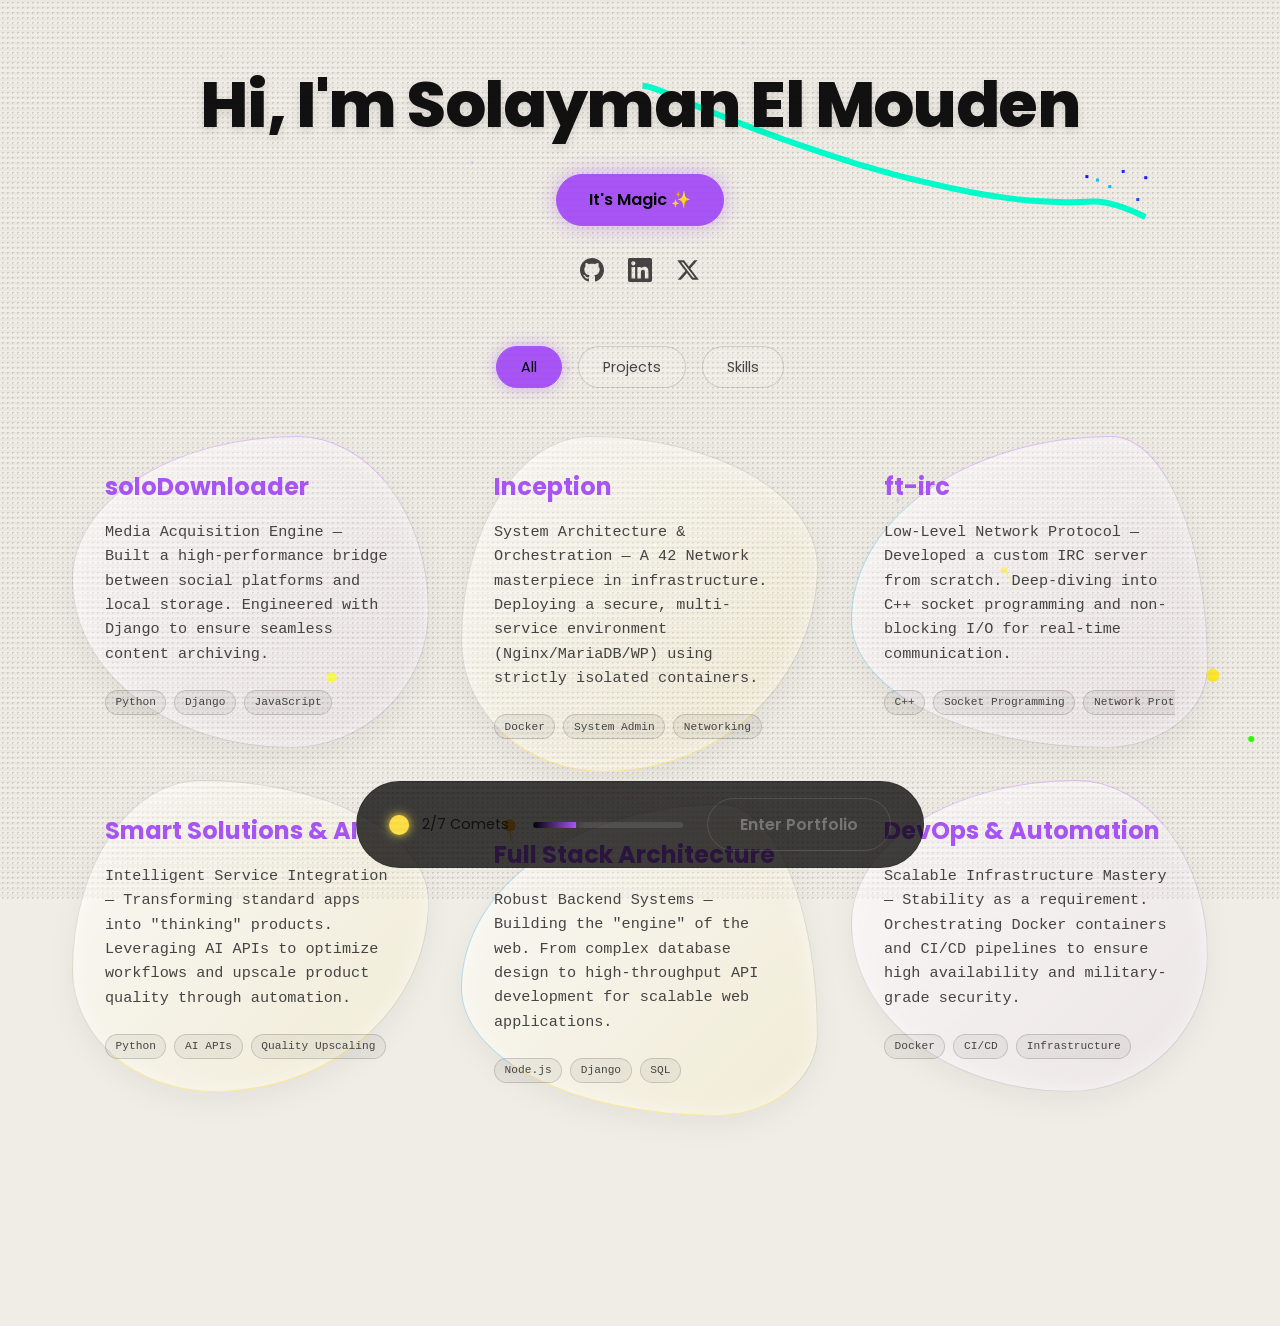
<file: public/soel-gateway.html>
<!DOCTYPE html>
<html lang="en">

<head>
    <meta charset="UTF-8">
    <meta name="viewport" content="width=device-width, initial-scale=1.0">
    <title>Solayman El Mouden | Creative Developer</title>
    <link rel="preconnect" href="https://fonts.googleapis.com">
    <link rel="preconnect" href="https://fonts.gstatic.com" crossorigin>
    <link
        href="https://fonts.googleapis.com/css2?family=Inter:wght@300;400;600&family=Poppins:wght@500;700;800&display=swap"
        rel="stylesheet">
    <link rel="stylesheet" href="./css/style.css">
</head>

<body>

    <canvas id="game-canvas"></canvas>

    <div id="ui-layer">
        <header>
            <h1>Hi, I'm Solayman El Mouden</h1>

            <div class="header-actions">
                <button class="btn btn-primary" id="magic-btn">It's Magic ✨</button>
            </div>

            <div class="social-links">
                <!-- GitHub -->
                <a href="https://github.com/solacode-SC" class="social-icon" aria-label="GitHub" target="_blank"
                    rel="noopener noreferrer">
                    <svg fill="currentColor" viewBox="0 0 24 24" width="24" height="24">
                        <path
                            d="M12 0c-6.626 0-12 5.373-12 12 0 5.302 3.438 9.8 8.207 11.387.599.111.793-.261.793-.577v-2.234c-3.338.726-4.033-1.416-4.033-1.416-.546-1.387-1.333-1.756-1.333-1.756-1.089-.745.083-.729.083-.729 1.205.084 1.839 1.237 1.839 1.237 1.07 1.834 2.807 1.304 3.492.997.107-.775.418-1.305.762-1.604-2.665-.305-5.467-1.334-5.467-5.931 0-1.311.469-2.381 1.236-3.221-.124-.303-.535-1.524.117-3.176 0 0 1.008-.322 3.301 1.23.957-.266 1.983-.399 3.003-.404 1.02.005 2.047.138 3.006.404 2.291-1.552 3.297-1.23 3.297-1.23.653 1.653.242 2.874.118 3.176.77.84 1.235 1.911 1.235 3.221 0 4.609-2.807 5.624-5.479 5.921.43.372.823 1.102.823 2.222v3.293c0 .319.192.694.801.576 4.765-1.589 8.199-6.086 8.199-11.386 0-6.627-5.373-12-12-12z" />
                    </svg>
                </a>
                <!-- LinkedIn -->
                <a href="https://www.linkedin.com/in/solayman-elmouden/" class="social-icon" aria-label="LinkedIn"
                    target="_blank" rel="noopener noreferrer">
                    <svg fill="currentColor" viewBox="0 0 24 24" width="24" height="24">
                        <path
                            d="M20.447 20.452h-3.554v-5.569c0-1.328-.027-3.037-1.852-3.037-1.853 0-2.136 1.445-2.136 2.939v5.667H9.351V9h3.414v1.561h.046c.477-.9 1.637-1.85 3.37-1.85 3.601 0 4.267 2.37 4.267 5.455v6.286zM5.337 7.433c-1.144 0-2.063-.926-2.063-2.065 0-1.138.92-2.063 2.063-2.063 1.14 0 2.064.925 2.064 2.063 0 1.139-.925 2.065-2.064 2.065zm1.782 13.019H3.555V9h3.564v11.452zM22.225 0H1.771C.792 0 0 .774 0 1.729v20.542C0 23.227.792 24 1.771 24h20.451C23.2 24 24 23.227 24 22.271V1.729C24 .774 23.2 0 22.222 0h.003z" />
                    </svg>
                </a>
                <!-- Twitter / X -->
                <a href="https://x.com/solacode_SC" class="social-icon" aria-label="Twitter" target="_blank"
                    rel="noopener noreferrer">
                    <svg fill="currentColor" viewBox="0 0 24 24" width="24" height="24">
                        <path
                            d="M18.244 2.25h3.308l-7.227 8.26 8.502 11.24H16.17l-5.214-6.817L4.99 21.75H1.68l7.73-8.835L1.254 2.25H8.08l4.713 6.231zm-1.161 17.52h1.833L7.084 4.126H5.117z" />
                    </svg>
                </a>
            </div>
        </header>

        <div class="filter-container">
            <button class="filter-btn active" data-filter="all">All</button>
            <button class="filter-btn" data-filter="project">Projects</button>
            <button class="filter-btn" data-filter="skill">Skills</button>
        </div>

        <div class="grid-container" id="card-grid">
            <!-- Projects -->
            <div class="glass-card" data-category="project">
                <h3 class="card-title">soloDownloader</h3>
                <p class="card-text">Media Acquisition Engine — Built a high-performance bridge between social platforms
                    and local storage. Engineered with Django to ensure seamless content archiving.</p>
                <div class="tags">
                    <span class="tag">Python</span>
                    <span class="tag">Django</span>
                    <span class="tag">JavaScript</span>
                </div>
            </div>

            <div class="glass-card" data-category="project">
                <h3 class="card-title">Inception</h3>
                <p class="card-text">System Architecture & Orchestration — A 42 Network masterpiece in infrastructure.
                    Deploying a secure, multi-service environment (Nginx/MariaDB/WP) using strictly isolated
                    containers.</p>
                <div class="tags">
                    <span class="tag">Docker</span>
                    <span class="tag">System Admin</span>
                    <span class="tag">Networking</span>
                </div>
            </div>

            <div class="glass-card" data-category="project">
                <h3 class="card-title">ft-irc</h3>
                <p class="card-text">Low-Level Network Protocol — Developed a custom IRC server from scratch.
                    Deep-diving into C++ socket programming and non-blocking I/O for real-time communication.</p>
                <div class="tags">
                    <span class="tag">C++</span>
                    <span class="tag">Socket Programming</span>
                    <span class="tag">Network Protocols</span>
                </div>
            </div>

            <!-- Skills -->
            <div class="glass-card" data-category="skill">
                <h3 class="card-title">Smart Solutions & AI</h3>
                <p class="card-text">Intelligent Service Integration — Transforming standard apps into "thinking"
                    products. Leveraging AI APIs to optimize workflows and upscale product quality through
                    automation.</p>
                <div class="tags">
                    <span class="tag">Python</span>
                    <span class="tag">AI APIs</span>
                    <span class="tag">Quality Upscaling</span>
                </div>
            </div>

            <div class="glass-card" data-category="skill">
                <h3 class="card-title">DevOps & Automation</h3>
                <p class="card-text">Scalable Infrastructure Mastery — Stability as a requirement. Orchestrating Docker
                    containers and CI/CD pipelines to ensure high availability and military-grade security.</p>
                <div class="tags">
                    <span class="tag">Docker</span>
                    <span class="tag">CI/CD</span>
                    <span class="tag">Infrastructure</span>
                </div>
            </div>

            <div class="glass-card" data-category="skill">
                <h3 class="card-title">Full Stack Architecture</h3>
                <p class="card-text">Robust Backend Systems — Building the "engine" of the web. From complex database
                    design to high-throughput API development for scalable web applications.</p>
                <div class="tags">
                    <span class="tag">Node.js</span>
                    <span class="tag">Django</span>
                    <span class="tag">SQL</span>
                </div>
            </div>
        </div>

        <div class="hud-container">
            <div class="progress-info">
                <div class="comet-icon"></div>
                <span id="score-text">0/7 Comets</span>
            </div>
            <div class="progress-bar">
                <div class="progress-fill" id="progress-fill"></div>
            </div>
            <a href="./pages/main/index.html" class="cta-btn" id="cta-btn">Enter
                Portfolio</a>
        </div>
    </div>

    <!-- Card Panel Overlay -->
    <div class="card-overlay" id="card-overlay">
        <div class="card-panel">
            <!-- Zigzag top edge -->
            <div class="card-panel__zigzag-top"></div>

            <!-- Top tabs -->
            <div class="card-panel__tabs">
                <div class="card-panel__tab-brand">
                    <div class="card-panel__tab-brand-text">KNOWME.EXE</div>
                </div>
                <div class="card-panel__tab-exit" id="card-exit">EXIT</div>
            </div>

            <!-- Fold corner -->
            <div class="card-panel__fold"></div>

            <!-- Navigation -->
            <nav class="card-panel__navbar">
                <div class="card-panel__logo">Portfolio</div>
                <ul class="card-panel__nav-links">
                    <li><a href="#" class="active" id="card-know-me">Know me</a></li>
                    <li><a href="#" id="card-send-mail">Send Mail</a></li>
                </ul>
                <div class="card-panel__nav-icons">
                    <div class="card-panel__nav-icon" id="card-icon-mail">
                        <svg viewBox="0 0 24 24">
                            <rect x="2" y="5" width="20" height="14" rx="2"/>
                            <polyline points="2 5 12 13 22 5"/>
                        </svg>
                        <span class="card-panel__badge"></span>
                    </div>
                    <div class="card-panel__nav-icon" id="card-icon-knowme">
                        <svg viewBox="0 0 24 24">
                            <path d="M20 21v-2a4 4 0 0 0-4-4H8a4 4 0 0 0-4 4v2"/>
                            <circle cx="12" cy="7" r="4"/>
                        </svg>
                    </div>
                </div>
            </nav>

            <!-- Mail Panel -->
            <div class="card-panel__mail" id="card-mail-panel">
                <div class="card-panel__mail-inner">
                    <div class="card-panel__mail-header">
                        <div class="card-panel__mail-title">Send <span>Mail</span> →</div>
                        <button class="card-panel__mail-close" id="card-mail-close">✕</button>
                    </div>
                    <form class="card-panel__form" id="card-mail-form" action="https://api.web3forms.com/submit" method="POST">
                        <input type="hidden" name="access_key" value="6ffd6979-2e43-45fa-96e8-d2354f1078e3">
                        <input type="checkbox" name="botcheck" style="display:none;">
                        <input type="hidden" name="subject" value="New Portfolio Contact Message">
                        <input type="hidden" name="from_name" value="Solacode Portfolio">
                        <div class="card-panel__form-group">
                            <label class="card-panel__form-label">Full Name</label>
                            <input type="text" name="name" class="card-panel__form-input" placeholder="John Doe" required>
                        </div>
                        <div class="card-panel__form-group">
                            <label class="card-panel__form-label">Email</label>
                            <input type="email" name="email" class="card-panel__form-input" placeholder="john@example.com" required>
                        </div>
                        <div class="card-panel__form-group card-panel__form-group--full">
                            <label class="card-panel__form-label">Purpose</label>
                            <input type="text" name="purpose" class="card-panel__form-input" placeholder="Project Inquiry / Collaboration" required>
                        </div>
                        <div class="card-panel__form-group card-panel__form-group--full">
                            <label class="card-panel__form-label">Message</label>
                            <textarea name="message" class="card-panel__form-textarea" placeholder="Write your message here..." required></textarea>
                        </div>
                        <button type="submit" class="card-panel__form-submit" id="card-mail-submit">Send Message →</button>
                        <div class="card-panel__form-status" id="card-mail-status"></div>
                    </form>
                </div>
            </div>

            <!-- Hero Section -->
            <div class="card-panel__hero">
                <div class="card-panel__hero-content">
                    <div class="card-panel__hero-label">// 1337.EXE</div>
                    <h2 class="card-panel__hero-title">
                        Solayman
                        <span>El Mouden</span>
                    </h2>
                    <p class="card-panel__hero-desc">
                        I engineer systems, not just applications. From socket-level networking in C++ to fullstack platforms
                        deployed with Docker and monitored in production,
                        I focus on building software that is robust, scalable, and built to last
                    </p>
                    <a href="./pages/main/index.html" class="card-panel__btn"><span>See More</span><span>→</span></a>
                </div>
                <div class="card-panel__illustration">
                    <svg class="card-panel__illustration-svg" viewBox="0 0 400 320" fill="none" xmlns="http://www.w3.org/2000/svg">
                        <circle cx="50" cy="40" r="8" fill="#1a1a1a" opacity="0.12"/>
                        <circle cx="340" cy="30" r="12" fill="#1a1a1a" opacity="0.12"/>
                        <circle cx="370" cy="90" r="6" fill="#1a1a1a" opacity="0.12"/>
                        <circle cx="30" cy="120" r="5" fill="#1a1a1a" opacity="0.12"/>
                        <circle cx="360" cy="180" r="9" fill="#1a1a1a" opacity="0.12"/>
                        <circle cx="60" cy="200" r="7" fill="#1a1a1a" opacity="0.12"/>
                        <circle cx="320" cy="240" r="5" fill="#1a1a1a" opacity="0.12"/>
                        <circle cx="40" cy="260" r="4" fill="#1a1a1a" opacity="0.12"/>
                        <g transform="translate(100, 60)">
                            <ellipse cx="110" cy="35" rx="32" ry="38" fill="none" stroke="#1a1a1a" stroke-width="2.5"/>
                            <path d="M78 25 C78 5, 95 -5, 110 -5 C130 -5, 145 10, 142 30 C140 20, 130 15, 120 18 C110 22, 100 20, 90 25 C85 28, 80 28, 78 25Z" fill="none" stroke="#1a1a1a" stroke-width="2.5" stroke-linejoin="round"/>
                            <path d="M85 20 C90 10, 100 5, 110 8 C120 12, 125 18, 122 25" fill="none" stroke="#1a1a1a" stroke-width="1.5"/>
                            <path d="M95 38 Q100 42, 105 38" fill="none" stroke="#1a1a1a" stroke-width="2" stroke-linecap="round"/>
                            <path d="M115 38 Q120 42, 125 38" fill="none" stroke="#1a1a1a" stroke-width="2" stroke-linecap="round"/>
                            <path d="M93 32 Q100 28, 107 32" fill="none" stroke="#1a1a1a" stroke-width="1.5" stroke-linecap="round"/>
                            <path d="M113 32 Q120 28, 127 32" fill="none" stroke="#1a1a1a" stroke-width="1.5" stroke-linecap="round"/>
                            <path d="M110 42 L108 50 L112 50" fill="none" stroke="#1a1a1a" stroke-width="1.5" stroke-linecap="round" stroke-linejoin="round"/>
                            <path d="M100 55 Q110 62, 120 55" fill="none" stroke="#1a1a1a" stroke-width="2" stroke-linecap="round"/>
                            <ellipse cx="76" cy="38" rx="5" ry="8" fill="none" stroke="#1a1a1a" stroke-width="2"/>
                            <ellipse cx="144" cy="38" rx="5" ry="8" fill="none" stroke="#1a1a1a" stroke-width="2"/>
                            <rect x="100" y="70" width="20" height="15" fill="none" stroke="#1a1a1a" stroke-width="2"/>
                            <path d="M70 85 C60 85, 50 95, 45 110 C40 125, 42 145, 48 160 C52 170, 58 175, 65 178 L70 180 L150 180 L155 178 C162 175, 168 170, 172 160 C178 145, 180 125, 175 110 C170 95, 160 85, 150 85 Z" fill="none" stroke="#1a1a1a" stroke-width="2.5" stroke-linejoin="round"/>
                            <circle cx="65" cy="110" r="7" fill="#1a1a1a" opacity="0.85"/>
                            <circle cx="155" cy="105" r="6" fill="#1a1a1a" opacity="0.85"/>
                            <circle cx="80" cy="140" r="8" fill="#1a1a1a" opacity="0.85"/>
                            <circle cx="145" cy="145" r="7" fill="#1a1a1a" opacity="0.85"/>
                            <circle cx="110" cy="125" r="9" fill="#1a1a1a" opacity="0.85"/>
                            <circle cx="60" cy="155" r="5" fill="#1a1a1a" opacity="0.85"/>
                            <circle cx="160" cy="160" r="6" fill="#1a1a1a" opacity="0.85"/>
                            <circle cx="95" cy="165" r="7" fill="#1a1a1a" opacity="0.85"/>
                            <circle cx="130" cy="170" r="5" fill="#1a1a1a" opacity="0.85"/>
                            <circle cx="110" cy="155" r="6" fill="#1a1a1a" opacity="0.85"/>
                            <path d="M45 110 C35 115, 25 125, 20 140 C15 155, 18 170, 25 180 C30 188, 40 192, 50 190" fill="none" stroke="#1a1a1a" stroke-width="2.5" stroke-linecap="round"/>
                            <g transform="translate(15, 175)">
                                <ellipse cx="15" cy="10" rx="12" ry="8" fill="none" stroke="#1a1a1a" stroke-width="2" transform="rotate(-10)"/>
                                <path d="M5 8 L2 15" fill="none" stroke="#1a1a1a" stroke-width="2" stroke-linecap="round"/>
                                <path d="M10 6 L8 16" fill="none" stroke="#1a1a1a" stroke-width="2" stroke-linecap="round"/>
                                <path d="M15 5 L14 17" fill="none" stroke="#1a1a1a" stroke-width="2" stroke-linecap="round"/>
                                <path d="M20 6 L20 16" fill="none" stroke="#1a1a1a" stroke-width="2" stroke-linecap="round"/>
                                <path d="M25 8 L26 15" fill="none" stroke="#1a1a1a" stroke-width="2" stroke-linecap="round"/>
                            </g>
                            <path d="M175 110 C190 115, 200 125, 205 140 C210 150, 208 160, 200 165" fill="none" stroke="#1a1a1a" stroke-width="2.5" stroke-linecap="round"/>
                            <g transform="translate(185, 155)">
                                <ellipse cx="10" cy="8" rx="14" ry="10" fill="none" stroke="#1a1a1a" stroke-width="2" transform="rotate(15)"/>
                                <path d="M8 5 L8 25" fill="none" stroke="#1a1a1a" stroke-width="2.5" stroke-linecap="round"/>
                                <path d="M12 6 L14 20" fill="none" stroke="#1a1a1a" stroke-width="2" stroke-linecap="round"/>
                                <path d="M16 7 L20 18" fill="none" stroke="#1a1a1a" stroke-width="2" stroke-linecap="round"/>
                                <path d="M20 8 L26 16" fill="none" stroke="#1a1a1a" stroke-width="2" stroke-linecap="round"/>
                                <path d="M4 8 L-2 15" fill="none" stroke="#1a1a1a" stroke-width="2" stroke-linecap="round"/>
                                <ellipse cx="8" cy="24" rx="3" ry="2" fill="none" stroke="#1a1a1a" stroke-width="1.5"/>
                            </g>
                            <path d="M42 100 L48 118" fill="none" stroke="#1a1a1a" stroke-width="2"/>
                            <path d="M38 105 L44 123" fill="none" stroke="#1a1a1a" stroke-width="2"/>
                            <path d="M172 100 L178 118" fill="none" stroke="#1a1a1a" stroke-width="2"/>
                            <path d="M176 105 L182 123" fill="none" stroke="#1a1a1a" stroke-width="2"/>
                        </g>
                        <line x1="20" y1="260" x2="380" y2="260" stroke="#1a1a1a" stroke-width="2.5" stroke-linecap="round"/>
                        <g transform="translate(230, 215)">
                            <ellipse cx="40" cy="45" rx="35" ry="8" fill="none" stroke="#1a1a1a" stroke-width="2.5"/>
                            <path d="M5 45 L5 35 C5 20, 15 10, 40 10 C65 10, 75 20, 75 35 L75 45" fill="none" stroke="#1a1a1a" stroke-width="2.5" stroke-linejoin="round"/>
                            <path d="M5 35 C5 15, 20 0, 40 0 C60 0, 75 15, 75 35" fill="none" stroke="#1a1a1a" stroke-width="2.5"/>
                            <rect x="32" y="-8" width="16" height="10" rx="3" fill="none" stroke="#1a1a1a" stroke-width="2.5"/>
                            <line x1="40" y1="-8" x2="40" y2="-12" stroke="#1a1a1a" stroke-width="2.5"/>
                            <path d="M15 25 C15 15, 25 8, 35 8" fill="none" stroke="#1a1a1a" stroke-width="1.5" opacity="0.4"/>
                            <ellipse cx="40" cy="-20" rx="8" ry="3" fill="none" stroke="#1a1a1a" stroke-width="1.5" opacity="0.6"/>
                            <ellipse cx="40" cy="-28" rx="14" ry="4" fill="none" stroke="#1a1a1a" stroke-width="1.5" opacity="0.4"/>
                            <ellipse cx="40" cy="-36" rx="20" ry="5" fill="none" stroke="#1a1a1a" stroke-width="1.5" opacity="0.25"/>
                            <circle cx="65" cy="30" r="2" fill="#1a1a1a" opacity="0.3"/>
                            <circle cx="60" cy="20" r="1.5" fill="#1a1a1a" opacity="0.3"/>
                        </g>
                    </svg>
                </div>
            </div>

            <!-- Warning strip -->
            <div class="card-panel__warning">
                <span class="card-panel__warning-year">STUDENT AT 1337 SCHOOL - UM6P</span>
                <div class="card-panel__warning-icon">★</div>
                <div class="card-panel__warning-icon">!</div>
                <div class="card-panel__warning-icon">↗</div>
            </div>

            <!-- Torn strip -->
            <div class="card-panel__torn">- - - - - - - - - - - - - - - - -</div>

            <!-- Zigzag bottom edge -->
            <div class="card-panel__zigzag-bottom"></div>
        </div>
    </div>


    <!-- Portfolio Not Ready Toast -->
    <div class="thank-toast portfolio-toast" id="portfolio-toast">
        <div class="thank-toast-icon">🚧</div>
        <div class="thank-toast-text">
            <strong>Portfolio is cooking!</strong>
            <span>Not ready yet — I'll let you know when it's live.</span>
            <span class="toast-hint">Don't forget to <a href="#" id="toast-mail-link">send me a message</a> so I can reach you! ✉️</span>
        </div>
    </div>

    <!-- Thank You Toast -->
    <div class="thank-toast" id="thank-toast">
        <div class="thank-toast-icon">✨</div>
        <div class="thank-toast-text">
            <strong>Thanks for connecting!</strong>
            <span>I'll get back to you soon.</span>
        </div>
    </div>

    <script src="./js/script.js"></script>
</body>

</html>
</file>
<file: style.css>
/* ===== Design Tokens ===== */
:root {
    --bg-dark: #050510;
    --bg-gradient: radial-gradient(circle at 50% 50%, #1a1a2e 0%, #050510 100%);
    --glass-bg: rgba(255, 255, 255, 0.03);
    --glass-border: rgba(255, 255, 255, 0.08);
    --glass-blur: 12px;
    --text-main: #ffffff;
    --text-muted: #a0a0b0;
    --accent-glow: rgba(100, 200, 255, 0.4);
    --accent-color: #64c8ff;
    --snake-color: #00ffcc;
    --comet-color: #ffaa00;
}

/* ===== Reset ===== */
* {
    margin: 0;
    padding: 0;
    box-sizing: border-box;
}

/* Hide scrollbar across all browsers */
html {
    scrollbar-width: none;
    -ms-overflow-style: none;
}

html::-webkit-scrollbar {
    display: none;
}

body {
    font-family: 'Inter', sans-serif;
    background: var(--bg-dark);
    background-image: var(--bg-gradient);
    color: var(--text-main);
    overflow-x: hidden;
    min-height: 100vh;
    display: flex;
    flex-direction: column;
    position: relative;
}

/* ===== Canvas Layer ===== */
#game-canvas {
    position: fixed;
    top: 0;
    left: 0;
    width: 100%;
    height: 100%;
    z-index: 0;
    pointer-events: none;
}

/* ===== UI Layer ===== */
#ui-layer {
    position: relative;
    z-index: 10;
    width: 100%;
    max-width: 1200px;
    margin: 0 auto;
    padding: 2rem;
    display: flex;
    flex-direction: column;
    align-items: center;
    min-height: 100vh;
}

@media (max-width: 1024px) {
    #ui-layer {
        padding: 1.5rem;
    }
}

@media (max-width: 768px) {
    #ui-layer {
        padding: 1.25rem;
    }
}

@media (max-width: 480px) {
    #ui-layer {
        padding: 1rem 0.75rem;
    }
}

/* ===== Header ===== */
header {
    text-align: center;
    margin-top: 4vh;
    margin-bottom: 2rem;
    opacity: 0;
    transform: translateY(-30px);
    animation: fadeInDown 1.2s ease-out forwards;
    display: flex;
    flex-direction: column;
    align-items: center;
    gap: 1.5rem;
    width: 100%;
}

@media (max-width: 768px) {
    header {
        margin-top: 2vh;
        margin-bottom: 1.5rem;
        gap: 1rem;
    }
}

h1 {
    font-family: 'Poppins', sans-serif;
    font-size: clamp(1.75rem, 5vw + 0.5rem, 4rem);
    font-weight: 800;
    letter-spacing: -0.02em;
    background: linear-gradient(135deg, #fff 0%, #a5b4fc 100%);
    background-clip: text;
    -webkit-background-clip: text;
    -webkit-text-fill-color: transparent;
    margin: 0;
    text-shadow: 0 10px 30px rgba(0, 0, 0, 0.5);
    line-height: 1.15;
    padding: 0 0.5rem;
}

/* ===== Header Actions ===== */
.header-actions {
    display: flex;
    gap: 1rem;
    margin-top: 0.5rem;
    width: 100%;
    max-width: 500px;
    justify-content: center;
}

@media (max-width: 768px) {
    .header-actions {
        flex-direction: column;
        gap: 0.8rem;
        max-width: 320px;
        width: 100%;
        padding: 0;
    }
}

@media (max-width: 480px) {
    .header-actions {
        max-width: 280px;
    }
}

/* ===== Buttons ===== */
.btn {
    padding: 0.8rem 2rem;
    border-radius: 30px;
    font-family: 'Poppins', sans-serif;
    font-weight: 600;
    text-decoration: none;
    transition: all 0.2s ease;
    font-size: 1rem;
    display: inline-block;
    text-align: center;
}

@media (max-width: 768px) {
    .btn {
        width: 100%;
        padding: 1rem 1.5rem;
        font-size: 0.95rem;
        min-height: 48px;
    }
}

@media (max-width: 480px) {
    .btn {
        padding: 0.9rem 1.2rem;
        font-size: 0.9rem;
    }
}

.btn-primary {
    background: var(--accent-color);
    color: #000;
    border: 1px solid var(--accent-color);
    box-shadow: 0 0 20px var(--accent-glow);
}

.btn-primary:hover {
    transform: translateY(-3px);
    box-shadow: 0 0 30px var(--accent-glow);
}

.btn-secondary {
    background: transparent;
    color: #fff;
    border: 1px solid rgba(255, 255, 255, 0.3);
}

.btn-secondary:hover {
    background: rgba(255, 255, 255, 0.1);
    border-color: #fff;
    transform: translateY(-3px);
}

/* ===== Social Links ===== */
.social-links {
    display: flex;
    gap: 1.5rem;
    margin-top: 0.5rem;
    justify-content: center;
}

.social-icon {
    color: var(--text-muted);
    transition: all 0.2s ease;
    width: 24px;
    height: 24px;
    display: flex;
    align-items: center;
    justify-content: center;
}

@media (max-width: 768px) {
    .social-links {
        gap: 2rem;
        margin-top: 0.8rem;
    }

    .social-icon {
        width: 28px;
        height: 28px;
        padding: 6px;
    }

    .social-icon svg {
        width: 28px;
        height: 28px;
    }
}

@media (max-width: 480px) {
    .social-links {
        gap: 2.5rem;
    }
}

.social-icon:hover {
    color: var(--accent-color);
    transform: scale(1.2);
    filter: drop-shadow(0 0 8px var(--accent-glow));
}

/* ===== Filter Buttons ===== */
.filter-container {
    display: flex;
    gap: 1rem;
    margin-bottom: 3rem;
    opacity: 0;
    animation: fadeIn 1s ease-out 0.5s forwards;
    margin-top: 2rem;
    justify-content: center;
    flex-wrap: wrap;
    width: 100%;
}

@media (max-width: 768px) {
    .filter-container {
        margin-top: 1.5rem;
        margin-bottom: 2rem;
        gap: 0.6rem;
        padding: 0;
    }
}

@media (max-width: 480px) {
    .filter-container {
        margin-top: 1rem;
        margin-bottom: 1.5rem;
        gap: 0.5rem;
    }
}

.filter-btn {
    background: rgba(255, 255, 255, 0.05);
    border: 1px solid var(--glass-border);
    color: var(--text-muted);
    padding: 0.6rem 1.5rem;
    border-radius: 30px;
    font-family: 'Poppins', sans-serif;
    font-size: 0.9rem;
    cursor: pointer;
    transition: all 0.2s ease;
    backdrop-filter: blur(5px);
}

@media (max-width: 768px) {
    .filter-btn {
        padding: 0.65rem 1.6rem;
        font-size: 0.85rem;
        min-width: 85px;
        flex: 1;
        min-height: 44px;
    }
}

@media (max-width: 480px) {
    .filter-btn {
        padding: 0.6rem 1.2rem;
        font-size: 0.82rem;
    }
}

.filter-btn:hover {
    background: rgba(255, 255, 255, 0.1);
    color: #fff;
}

.filter-btn.active {
    background: var(--accent-color);
    color: #000;
    border-color: var(--accent-color);
    box-shadow: 0 0 15px var(--accent-glow);
}

/* ===== Grid / Masonry ===== */
.grid-container {
    position: relative;
    width: 100%;
    margin-bottom: 6rem;
    min-height: 0;
    transition: height 0.15s ease;
}

@media (max-width: 768px) {
    .grid-container {
        margin-bottom: 5rem;
    }
}

@media (max-width: 480px) {
    .grid-container {
        margin-bottom: 4.5rem;
    }
}

/* ===== Glass Cards ===== */
.glass-card {
    background: rgba(255, 255, 255, 0.03);
    backdrop-filter: blur(10px);
    -webkit-backdrop-filter: blur(10px);
    border: 1px solid rgba(255, 255, 255, 0.1);
    padding: 2rem;
    position: absolute;
    top: 0;
    left: 0;
    transition:
        top 0.12s cubic-bezier(0.2, 0.8, 0.2, 1),
        left 0.12s cubic-bezier(0.2, 0.8, 0.2, 1),
        opacity 0.1s ease,
        filter 0.1s ease;
    overflow: visible;
    opacity: 0;
    filter: blur(10px);
    border-radius: 30% 70% 70% 30% / 30% 30% 70% 70%;
    box-shadow:
        0 10px 30px rgba(0, 0, 0, 0.5),
        inset 0 0 20px rgba(255, 255, 255, 0.05);
}

.glass-card.hidden {
    display: none !important;
}

.glass-card.visible {
    opacity: 1;
    filter: blur(0);
    animation: dance 3s ease-in-out infinite alternate;
}

/* Strange Variations */
.glass-card:nth-child(odd) {
    border-radius: 63% 37% 39% 61% / 46% 56% 44% 54%;
    border-top: 1px solid rgba(0, 255, 204, 0.3);
    background: linear-gradient(135deg, rgba(255, 255, 255, 0.03), rgba(0, 255, 204, 0.05));
}

.glass-card:nth-child(even) {
    border-radius: 36% 64% 60% 40% / 61% 39% 61% 39%;
    border-bottom: 1px solid rgba(255, 0, 255, 0.3);
    background: linear-gradient(135deg, rgba(255, 255, 255, 0.03), rgba(255, 0, 255, 0.05));
}

.glass-card:nth-child(3n) {
    border-radius: 73% 27% 29% 71% / 59% 74% 26% 41%;
    border-left: 1px solid rgba(255, 255, 0, 0.3);
}

/* Card Hover */
.glass-card:hover {
    z-index: 100 !important;
    background: rgba(255, 255, 255, 0.15);
    box-shadow:
        0 20px 40px rgba(0, 0, 0, 0.4),
        0 0 30px rgba(100, 200, 255, 0.2),
        inset 0 0 20px rgba(255, 255, 255, 0.1);
    transform: translateY(-10px) scale(1.02);
    cursor: pointer;
}

.glass-card:hover .card-title {
    color: #fff;
    text-shadow: 0 0 10px var(--accent-color);
}

@media (max-width: 768px) {
    .glass-card {
        padding: 1.5rem;
    }
}

@media (max-width: 480px) {
    .glass-card {
        padding: 1.25rem;
    }
}

/* ===== Card Content ===== */
.card-title {
    font-family: 'Poppins', sans-serif;
    font-size: 1.5rem;
    margin-bottom: 1rem;
    color: var(--accent-color);
}

@media (max-width: 768px) {
    .card-title {
        font-size: 1.25rem;
        margin-bottom: 0.75rem;
    }
}

@media (max-width: 480px) {
    .card-title {
        font-size: 1.15rem;
    }
}

.card-text {
    font-size: 0.95rem;
    line-height: 1.6;
    color: #d1d5db;
    margin-bottom: 1.5rem;
}

@media (max-width: 768px) {
    .card-text {
        font-size: 0.9rem;
        line-height: 1.55;
        margin-bottom: 1.2rem;
    }
}

@media (max-width: 480px) {
    .card-text {
        font-size: 0.85rem;
        line-height: 1.5;
        margin-bottom: 1rem;
    }
}

/* ===== Tags ===== */
.tags {
    display: flex;
    flex-wrap: wrap;
    gap: 0.5rem;
}

.tag {
    font-size: 0.75rem;
    padding: 0.4rem 0.8rem;
    border-radius: 50px;
    background: rgba(255, 255, 255, 0.05);
    border: 1px solid rgba(255, 255, 255, 0.1);
    color: #e0e7ff;
    transition: 0.2s;
}

.tag:hover {
    background: rgba(100, 200, 255, 0.15);
    border-color: var(--accent-color);
}

@media (max-width: 480px) {
    .tag {
        font-size: 0.7rem;
        padding: 0.35rem 0.7rem;
    }
}

/* ===== HUD / Progress Bar ===== */
.hud-container {
    position: fixed;
    bottom: 2rem;
    left: 50%;
    transform: translateX(-50%);
    background: rgba(0, 0, 0, 0.6);
    backdrop-filter: blur(10px);
    padding: 1rem 2rem;
    border-radius: 50px;
    border: 1px solid var(--glass-border);
    display: flex;
    align-items: center;
    gap: 1.5rem;
    z-index: 100;
    transition: all 0.3s ease;
    opacity: 0;
    animation: fadeIn 1s ease-out 1s forwards;
}

@media (max-width: 768px) {
    .hud-container {
        width: calc(100% - 2rem);
        max-width: 100%;
        padding: 0.7rem 1.1rem;
        bottom: 1rem;
        gap: 0.7rem;
        justify-content: space-between;
        border-radius: 40px;
        left: 1rem;
        right: 1rem;
        transform: none;
    }
}

@media (max-width: 480px) {
    .hud-container {
        padding: 0.6rem 0.9rem;
        gap: 0.5rem;
        bottom: 0.75rem;
        left: 0.75rem;
        right: 0.75rem;
        width: calc(100% - 1.5rem);
        border-radius: 30px;
    }
}

@media (max-width: 360px) {
    .hud-container {
        padding: 0.5rem 0.75rem;
        gap: 0.4rem;
        bottom: 0.5rem;
        left: 0.5rem;
        right: 0.5rem;
        width: calc(100% - 1rem);
    }
}

.progress-info {
    display: flex;
    align-items: center;
    gap: 0.8rem;
    font-family: 'Poppins', sans-serif;
    font-size: 0.9rem;
    color: var(--text-main);
    white-space: nowrap;
}

@media (max-width: 768px) {
    .progress-info {
        font-size: 0.8rem;
        gap: 0.5rem;
    }
}

@media (max-width: 480px) {
    .progress-info {
        font-size: 0.75rem;
        gap: 0.4rem;
    }
}

@media (max-width: 360px) {
    .progress-info {
        font-size: 0.7rem;
        gap: 0.35rem;
    }
}

.comet-icon {
    width: 20px;
    height: 20px;
    background: var(--comet-color);
    border-radius: 50%;
    box-shadow: 0 0 10px var(--comet-color);
    animation: pulse 2s infinite;
    flex-shrink: 0;
}

@media (max-width: 768px) {
    .comet-icon {
        width: 16px;
        height: 16px;
    }
}

@media (max-width: 480px) {
    .comet-icon {
        width: 14px;
        height: 14px;
    }
}

@media (max-width: 360px) {
    .comet-icon {
        width: 12px;
        height: 12px;
    }
}

.progress-bar {
    width: 150px;
    height: 6px;
    background: rgba(255, 255, 255, 0.1);
    border-radius: 10px;
    overflow: hidden;
    flex-shrink: 0;
}

@media (max-width: 768px) {
    .progress-bar {
        width: 90px;
        height: 5px;
    }
}

@media (max-width: 480px) {
    .progress-bar {
        width: 70px;
        height: 4px;
    }
}

@media (max-width: 360px) {
    .progress-bar {
        width: 55px;
        height: 4px;
    }
}

.progress-fill {
    height: 100%;
    width: 0%;
    background: linear-gradient(90deg, var(--snake-color), var(--accent-color));
    transition: width 0.5s cubic-bezier(0.4, 0, 0.2, 1);
    box-shadow: 0 0 10px var(--snake-color);
}

/* ===== CTA Button ===== */
.cta-btn {
    padding: 0.8rem 2rem;
    border-radius: 30px;
    background: transparent;
    border: 1px solid rgba(255, 255, 255, 0.2);
    color: rgba(255, 255, 255, 0.5);
    font-family: 'Poppins', sans-serif;
    font-weight: 600;
    cursor: not-allowed;
    transition: all 0.2s ease;
    text-decoration: none;
    opacity: 0.6;
    pointer-events: none;
    white-space: nowrap;
    flex-shrink: 0;
}

@media (max-width: 768px) {
    .cta-btn {
        padding: 0.6rem 1.2rem;
        font-size: 0.8rem;
        border-radius: 25px;
    }
}

@media (max-width: 480px) {
    .cta-btn {
        padding: 0.5rem 1rem;
        font-size: 0.75rem;
        border-radius: 22px;
        letter-spacing: 0.02em;
    }
}

@media (max-width: 360px) {
    .cta-btn {
        padding: 0.45rem 0.8rem;
        font-size: 0.7rem;
    }
}

.cta-btn.active {
    background: var(--accent-color);
    color: #000;
    border-color: var(--accent-color);
    box-shadow: 0 0 20px var(--accent-glow);
    cursor: pointer;
    opacity: 1;
    pointer-events: auto;
    animation: shake 0.5s ease-in-out;
}

.cta-btn.active:hover {
    transform: scale(1.05);
    box-shadow: 0 0 30px var(--accent-glow);
}

/* ===== Animations ===== */
@keyframes fadeInDown {
    from {
        opacity: 0;
        transform: translateY(-30px);
    }
    to {
        opacity: 1;
        transform: translateY(0);
    }
}

@keyframes fadeIn {
    from { opacity: 0; }
    to { opacity: 1; }
}

@keyframes dance {
    0%   { transform: translateY(0); }
    100% { transform: translateY(-15px); }
}

@keyframes pulse {
    0%   { transform: scale(1);   opacity: 1; }
    50%  { transform: scale(1.2); opacity: 0.8; }
    100% { transform: scale(1);   opacity: 1; }
}

@keyframes shake {
    0%, 100%            { transform: translateX(0); }
    10%, 30%, 50%, 70%, 90% { transform: translateX(-2px); }
    20%, 40%, 60%, 80%      { transform: translateX(2px); }
}

/* ===== Modal ===== */
.modal-overlay {
    position: fixed;
    top: 0;
    left: 0;
    width: 100%;
    height: 100%;
    background: rgba(0, 0, 0, 0.7);
    backdrop-filter: blur(5px);
    z-index: 1000;
    display: flex;
    justify-content: center;
    align-items: center;
    opacity: 0;
    pointer-events: none;
    transition: opacity 0.2s ease;
}

.modal-overlay.active {
    opacity: 1;
    pointer-events: auto;
}

.modal-content {
    background: rgba(10, 10, 20, 0.85);
    backdrop-filter: blur(25px);
    -webkit-backdrop-filter: blur(25px);
    border: 1px solid rgba(100, 200, 255, 0.3);
    border-radius: 24px;
    padding: 2.5rem;
    max-width: 600px;
    width: 90%;
    position: relative;
    transform: scale(0.9);
    transition: transform 0.2s cubic-bezier(0.175, 0.885, 0.32, 1.27);
    box-shadow:
        0 0 40px rgba(0, 0, 0, 0.8),
        inset 0 0 20px rgba(100, 200, 255, 0.1);
}

.modal-overlay.active .modal-content {
    transform: scale(1);
}

.modal-close {
    position: absolute;
    top: 1rem;
    right: 1rem;
    background: transparent;
    border: none;
    color: var(--text-muted);
    font-size: 1.5rem;
    cursor: pointer;
    transition: color 0.2s ease;
}

.modal-close:hover {
    color: var(--accent-color);
}

.modal-header {
    margin-bottom: 1.5rem;
    text-align: center;
}

.modal-subtitle {
    font-family: 'Poppins', sans-serif;
    font-size: 1.1rem;
    color: var(--accent-color);
    margin-bottom: 0.5rem;
    font-weight: 600;
    text-transform: uppercase;
    letter-spacing: 2px;
    text-shadow: 0 0 10px var(--accent-glow);
}

.modal-body {
    font-size: 1rem;
    line-height: 1.7;
    color: #e0e0e0;
    text-align: center;
}

@media (max-width: 768px) {
    .modal-content {
        padding: 2rem 1.5rem;
        width: 92%;
        border-radius: 18px;
    }

    .modal-subtitle {
        font-size: 0.95rem;
    }

    .modal-body {
        font-size: 0.92rem;
        line-height: 1.65;
    }
}

@media (max-width: 480px) {
    .modal-content {
        padding: 1.5rem 1.25rem;
        width: 95%;
        border-radius: 16px;
    }

    .modal-subtitle {
        font-size: 0.85rem;
        letter-spacing: 1.5px;
    }

    .modal-body {
        font-size: 0.85rem;
        line-height: 1.6;
    }

    .form-input,
    .form-textarea {
        padding: 0.75rem;
        font-size: 0.9rem;
        border-radius: 8px;
    }

    .form-label {
        font-size: 0.82rem;
    }

    .form-group {
        margin-bottom: 1.2rem;
    }

    .send-btn {
        padding: 0.85rem;
        font-size: 0.9rem;
    }
}

/* ===== Form ===== */
.form-group {
    margin-bottom: 1.5rem;
    text-align: left;
}

.form-label {
    display: block;
    margin-bottom: 0.5rem;
    color: var(--accent-color);
    font-size: 0.9rem;
    font-family: 'Poppins', sans-serif;
}

.form-input,
.form-textarea {
    width: 100%;
    padding: 0.8rem;
    background: rgba(255, 255, 255, 0.05);
    border: 1px solid rgba(255, 255, 255, 0.1);
    border-radius: 10px;
    color: #fff;
    font-family: 'Inter', sans-serif;
    transition: all 0.2s ease;
}

.form-input:focus,
.form-textarea:focus {
    outline: none;
    border-color: var(--accent-color);
    background: rgba(255, 255, 255, 0.1);
    box-shadow: 0 0 15px rgba(100, 200, 255, 0.2);
}

.form-textarea {
    resize: vertical;
    min-height: 100px;
}

.send-btn {
    width: 100%;
    padding: 1rem;
    background: linear-gradient(90deg, var(--accent-color), var(--snake-color));
    border: none;
    border-radius: 30px;
    color: #000;
    font-weight: 700;
    font-family: 'Poppins', sans-serif;
    cursor: pointer;
    transition: all 0.3s ease;
    text-transform: uppercase;
    letter-spacing: 1px;
}

.send-btn:hover {
    transform: translateY(-3px);
    box-shadow: 0 0 30px var(--accent-glow);
}

/* ===== Modal Traveler (Ball) ===== */
.modal-traveler {
    position: absolute;
    width: 15px;
    height: 15px;
    background: var(--accent-color);
    border-radius: 50%;
    box-shadow: 0 0 20px var(--accent-color), 0 0 40px var(--accent-color);
    z-index: 20;
    pointer-events: none;
    transition: border-radius 0.5s ease, transform 0.5s ease, background-color 0.5s ease;
}

/* ===== Thank You Toast ===== */
.thank-toast {
    position: fixed;
    top: 2rem;
    right: 2rem;
    background: rgba(10, 10, 25, 0.9);
    backdrop-filter: blur(20px);
    -webkit-backdrop-filter: blur(20px);
    border: 1px solid rgba(0, 255, 204, 0.4);
    border-radius: 16px;
    padding: 1.2rem 1.8rem;
    display: flex;
    align-items: center;
    gap: 1rem;
    z-index: 2000;
    opacity: 0;
    transform: translateX(120%);
    transition: all 0.5s cubic-bezier(0.175, 0.885, 0.32, 1.275);
    pointer-events: none;
    box-shadow:
        0 10px 40px rgba(0, 0, 0, 0.6),
        0 0 20px rgba(0, 255, 204, 0.15);
}

.thank-toast.show {
    opacity: 1;
    transform: translateX(0);
    pointer-events: auto;
}

.thank-toast-icon {
    font-size: 1.8rem;
    line-height: 1;
    animation: pulse 2s infinite;
}

.thank-toast-text {
    display: flex;
    flex-direction: column;
    gap: 0.2rem;
}

.thank-toast-text strong {
    font-family: 'Poppins', sans-serif;
    font-size: 1rem;
    color: var(--snake-color);
    text-shadow: 0 0 10px rgba(0, 255, 204, 0.4);
}

.thank-toast-text span {
    font-size: 0.85rem;
    color: var(--text-muted);
}

@media (max-width: 480px) {
    .thank-toast {
        top: 1rem;
        right: 1rem;
        left: 1rem;
        padding: 1rem 1.2rem;
    }
}

/* ===== Portfolio Toast Extra ===== */
.portfolio-toast {
    border-color: rgba(255, 170, 0, 0.4);
    box-shadow:
        0 10px 40px rgba(0, 0, 0, 0.6),
        0 0 20px rgba(255, 170, 0, 0.15);
}

.portfolio-toast .thank-toast-text strong {
    color: var(--comet-color);
    text-shadow: 0 0 10px rgba(255, 170, 0, 0.4);
}

.toast-hint {
    font-size: 0.8rem;
    color: var(--text-muted);
    margin-top: 0.3rem;
}

.toast-hint a {
    color: var(--accent-color);
    text-decoration: underline;
    cursor: pointer;
    transition: color 0.2s ease;
}

.toast-hint a:hover {
    color: #fff;
}
</file>
<file: pages/main/style.css>
@import url('https://fonts.googleapis.com/css2?family=VT323&family=Space+Mono:ital,wght@0,400;0,700;1,400&display=swap');

        *, *::before, *::after {
            margin: 0;
            padding: 0;
            box-sizing: border-box;
        }

        :root {
            --purple: #a855f7;
            --yellow: #fef08a;
            --yellow-dark: #fde047;
            --black: #000;
            --white: #fff;
            --gray-light: #f3f4f6;
            --paper: #f0ede6;
        }

        body {
            background: var(--paper);
            min-height: 100vh;
            font-family: 'Space Mono', monospace;
            overflow-x: hidden;
            position: relative;
            padding-bottom: 80px;
        }

        body::before {
            content: '';
            position: fixed;
            inset: 0;
            background-image: radial-gradient(circle, rgba(0,0,0,0.12) 1px, transparent 1px);
            background-size: 5px 5px;
            pointer-events: none;
            z-index: 0;
        }

        body::after {
            content: '';
            position: fixed;
            inset: 0;
            background: repeating-linear-gradient(
                0deg,
                transparent, transparent 3px,
                rgba(121, 7, 7, 0.025) 3px, rgba(0,0,0,0.025) 6px
            );
            pointer-events: none;
            z-index: 999;
        }

        /* ============================================================
           SHARED / COMMON COMPONENTS
           ============================================================ */

        /* ---------- Profile Header ---------- */
        .profile-header {
            padding: 60px 40px 20px;
            text-align: center;
            position: relative;
        }

        .profile-header-label {
            display: inline-block;
            background: var(--black);
            color: var(--yellow);
            font-family: 'VT323', monospace;
            font-size: 14px;
            letter-spacing: 4px;
            padding: 4px 16px;
            margin-bottom: 16px;
        }

        .profile-header-title {
            font-family: 'VT323', monospace;
            font-size: clamp(52px, 10vw, 100px);
            color: var(--black);
            line-height: 0.9;
            text-transform: uppercase;
            letter-spacing: -1px;
            text-shadow: 4px 4px 0 rgba(0,0,0,0.15);
            margin-bottom: 8px;
        }

        .profile-header-title span {
            color: var(--purple);
            display: block;
        }

        .profile-header-sub {
            font-family: 'Space Mono', monospace;
            font-size: 12px;
            color: rgba(0,0,0,0.6);
            letter-spacing: 1px;
            margin-bottom: 40px;
        }

        .profile-section-divider {
            border: none;
            border-top: 2px dashed rgba(0,0,0,0.4);
            margin: 0 40px 60px;
        }

        /* ---------- Projects Header ---------- */
        .projects-header {
            padding: 60px 40px 20px;
            text-align: center;
            position: relative;
        }

        .projects-header-label {
            display: inline-block;
            background: var(--black);
            color: var(--yellow);
            font-family: 'VT323', monospace;
            font-size: 14px;
            letter-spacing: 4px;
            padding: 4px 16px;
            margin-bottom: 16px;
        }

        .projects-header-title {
            font-family: 'VT323', monospace;
            font-size: clamp(52px, 10vw, 100px);
            color: var(--black);
            line-height: 0.9;
            text-transform: uppercase;
            letter-spacing: -1px;
            text-shadow: 4px 4px 0 rgba(0,0,0,0.15);
            margin-bottom: 8px;
        }

        .projects-header-title span {
            color: var(--purple);
            display: block;
        }

        .projects-header-sub {
            font-family: 'Space Mono', monospace;
            font-size: 12px;
            color: rgba(0,0,0,0.6);
            letter-spacing: 1px;
            margin-bottom: 40px;
        }

        .projects-section-divider {
            border: none;
            border-top: 2px dashed rgba(0,0,0,0.4);
            margin: 0 40px 60px;
        }

        /* ============================================================
           PROFILE SECTION
           ============================================================ */

        .profile-grid {
            display: grid;
            grid-template-columns: 340px 1fr;
            gap: 40px;
            padding: 0 40px 80px;
            max-width: 1300px;
            margin: 0 auto;
        }

        .profile-card {
            display: flex;
            flex-direction: column;
            text-decoration: none;
            color: inherit;
            position: relative;
            width: 100%;
            height: 100%;
        }

        .profile-card__main {
            background: var(--white);
            border: 3px solid var(--black);
            position: relative;
            padding: 28px 24px 20px;
            box-shadow: 5px 5px 0px rgba(0,0,0,0.2);
            flex: 1;
            display: flex;
            flex-direction: column;
        }

        .profile-card__tabs {
            position: absolute;
            top: -36px;
            left: 24px;
            right: 24px;
            display: flex;
            justify-content: space-between;
            align-items: flex-end;
            pointer-events: none;
        }

        .profile-card__tab-note {
            background: var(--yellow);
            border: 2px solid var(--black);
            border-bottom: none;
            padding: 10px 16px 8px;
            font-family: 'VT323', monospace;
            font-size: 13px;
            line-height: 1.3;
            color: var(--black);
            position: relative;
            max-width: 70%;
        }

        .profile-card__tab-note::before {
            content: ''; position: absolute; top: 6px; left: 8px; right: 8px; border-top: 2px dashed var(--black);
        }
        .profile-card__tab-note::after {
            content: ''; position: absolute; bottom: 4px; left: 8px; right: 8px; border-bottom: 2px dashed var(--black);
        }

        .profile-card__tab-note-text {
            position: relative;
            z-index: 1;
            padding: 4px 0;
        }

        .profile-fold {
            position: absolute;
            bottom: -2px;
            right: -2px;
            width: 16px;
            height: 16px;
            background: var(--yellow-dark);
            border-left: 2px solid var(--black);
            border-top: 2px solid var(--black);
        }

        .profile-fold::after {
            content: ''; position: absolute; top: 0; left: 0; width: 0; height: 0;
            border-style: solid; border-width: 0 0 13px 13px; border-color: transparent transparent var(--purple) transparent;
        }

        .profile-card__tab-id {
            background: var(--white);
            border: 2px solid var(--black);
            border-bottom: none;
            padding: 8px 14px;
            font-family: 'VT323', monospace;
            font-size: 15px;
            letter-spacing: 1px;
            color: var(--black);
        }

        .profile-card.featured .profile-card__main {
            border-color: var(--purple);
            box-shadow: 6px 6px 0 var(--black);
        }
        .profile-card.featured .profile-card__tab-note {
            background: var(--purple); border-color: var(--black);
        }
        .profile-card.featured .profile-card__tab-note-text { color: var(--white); }
        .profile-card.featured .profile-card__tab-note::before,
        .profile-card.featured .profile-card__tab-note::after { border-color: rgba(255,255,255,0.5); }
        .profile-card.featured .profile-fold { background: #7e22ce; }

        .profile-card__zigzag {
            height: 16px;
            background: linear-gradient(135deg, #fff 8px, transparent 0) 0 0, linear-gradient(225deg, #fff 8px, transparent 0) 0 0;
            background-size: 16px 16px;
            background-repeat: repeat-x;
            position: absolute;
            bottom: -16px;
            left: 3px;
            right: 3px;
            filter: drop-shadow(0 2px 0 #000);
        }

        .profile-photo-placeholder {
            width: 100%; aspect-ratio: 1; border: 2px solid var(--black);
            background: #ddd; display: flex; flex-direction: column; align-items: center; justify-content: center;
            font-family: 'VT323', monospace; margin-bottom: 20px;
        }

        .profile-card__title {
            font-family: 'VT323', monospace;
            font-size: 32px;
            font-weight: 700;
            color: var(--black);
            margin-bottom: 12px;
            line-height: 1.1;
            text-transform: uppercase;
        }

        .profile-card__desc {
            font-family: 'Space Mono', monospace;
            font-size: 13px;
            line-height: 1.65;
            color: #222;
        }

        .profile-stats__row {
            display: flex; justify-content: space-between; padding: 8px 0;
            border-bottom: 1px dashed var(--black);
            font-family: 'Space Mono', monospace; font-size: 13px;
        }

        .profile-tag-list {
            display: flex; flex-wrap: wrap; gap: 8px; margin-top: 20px;
        }

        .profile-tag {
            font-family: 'VT323', monospace;
            font-size: 16px;
            background: var(--yellow);
            border: 2px solid var(--black);
            padding: 4px 12px;
            color: var(--black);
        }

        .profile-stats-grid {
            display: grid; grid-template-columns: repeat(4, 1fr);
            gap: 16px; margin: 30px 0;
        }

        .profile-stat-box {
            border: 2px solid var(--black);
            padding: 16px; text-align: center;
            background: var(--gray-light);
        }

        .profile-stat-num { font-family: 'VT323', monospace; font-size: 40px; color: var(--purple); }
        .profile-stat-label { font-family: 'Space Mono', monospace; font-size: 11px; margin-top: 8px; }

        .profile-links-list { margin-top: 20px; display: flex; flex-direction: column; gap: 10px; }
        .profile-link-btn {
            display: flex; justify-content: space-between; padding: 12px 16px;
            background: var(--gray-light); border: 2px solid var(--black); text-decoration: none;
            color: var(--black); font-family: 'VT323', monospace; font-size: 18px;
            transition: all 0.2s;
        }
        .profile-link-btn:hover { background: var(--black); color: var(--white); transform: translate(-2px, -2px); box-shadow: 4px 4px 0 var(--purple); }

        /* ============================================================
           PROJECTS SECTION
           ============================================================ */

        .projects-filter-bar {
            display: flex;
            justify-content: center;
            gap: 12px;
            flex-wrap: wrap;
            padding: 0 40px;
            margin-bottom: 50px;
        }

        .projects-filter-btn {
            font-family: 'VT323', monospace;
            font-size: 16px;
            letter-spacing: 2px;
            padding: 6px 20px;
            background: transparent;
            border: 2px solid rgba(0,0,0,0.5);
            color: rgba(0,0,0,0.7);
            cursor: pointer;
            transition: all 0.15s;
            text-transform: uppercase;
        }

        .projects-filter-btn:hover,
        .projects-filter-btn.projects-active {
            background: var(--yellow);
            border-color: var(--black);
            color: var(--black);
            box-shadow: 3px 3px 0 var(--black);
        }

        .projects-grid {
            display: grid;
            grid-template-columns: repeat(auto-fill, minmax(340px, 1fr));
            gap: 80px 40px;
            padding: 0 40px 80px;
            max-width: 1300px;
            margin: 0 auto;
        }

        .projects-card {
            display: block;
            text-decoration: none;
            color: inherit;
            position: relative;
            width: 100%;
            transition: transform 0.2s ease;
            animation: projects-flicker 4s infinite;
        }

        .projects-card:hover {
            transform: translateY(-5px);
        }

        .projects-card:hover .projects-card__main {
            box-shadow: 8px 8px 0px rgba(0,0,0,0.35);
        }

        .projects-card__main {
            background: var(--white);
            border: 3px solid var(--black);
            position: relative;
            padding: 28px 24px 20px;
            box-shadow: 5px 5px 0px rgba(0,0,0,0.2);
            transition: box-shadow 0.2s ease;
        }

        .projects-card__tabs {
            position: absolute;
            top: -36px;
            left: 24px;
            right: 24px;
            display: flex;
            justify-content: space-between;
            align-items: flex-end;
            pointer-events: none;
        }

        .projects-card__tab-note {
            background: var(--yellow);
            border: 2px solid var(--black);
            border-bottom: none;
            padding: 10px 16px 8px;
            font-family: 'VT323', monospace;
            font-size: 13px;
            line-height: 1.3;
            color: var(--black);
            position: relative;
            max-width: 70%;
        }

        .projects-card__tab-note::before {
            content: '';
            position: absolute;
            top: 6px;
            left: 8px;
            right: 8px;
            border-top: 2px dashed var(--black);
        }

        .projects-card__tab-note::after {
            content: '';
            position: absolute;
            bottom: 4px;
            left: 8px;
            right: 8px;
            border-bottom: 2px dashed var(--black);
        }

        .projects-card__tab-note-text {
            position: relative;
            z-index: 1;
            padding: 4px 0;
        }

        .projects-fold {
            position: absolute;
            bottom: -2px;
            right: -2px;
            width: 16px;
            height: 16px;
            background: var(--yellow-dark);
            border-left: 2px solid var(--black);
            border-top: 2px solid var(--black);
        }

        .projects-fold::after {
            content: '';
            position: absolute;
            top: 0;
            left: 0;
            width: 0;
            height: 0;
            border-style: solid;
            border-width: 0 0 13px 13px;
            border-color: transparent transparent var(--purple) transparent;
        }

        .projects-card__tab-id {
            background: var(--white);
            border: 2px solid var(--black);
            border-bottom: none;
            padding: 8px 14px;
            font-family: 'VT323', monospace;
            font-size: 15px;
            letter-spacing: 1px;
            color: var(--black);
        }

        .projects-card__quote {
            height: 28px;
            line-height: 0.5;
            color: var(--black);
            font-family: Georgia, serif;
            margin-bottom: 10px;
        }

        .projects-card__quote::before {
            content: '"';
            font-size: 60px;
            font-weight: bold;
        }

        .projects-card__content {
            display: flex;
            gap: 16px;
            margin-bottom: 16px;
        }

        .projects-card__icon {
            width: 64px;
            height: 64px;
            background: var(--gray-light);
            border: 2px solid var(--black);
            display: flex;
            align-items: center;
            justify-content: center;
            flex-shrink: 0;
            font-size: 28px;
        }

        .projects-card__info {
            flex: 1;
            position: relative;
        }

        .projects-card__badge {
            position: absolute;
            top: 0;
            right: 0;
            background: var(--black);
            color: var(--white);
            font-family: 'VT323', monospace;
            font-size: 12px;
            padding: 2px 8px;
        }

        .projects-card__badge.projects-featured {
            background: var(--purple);
        }

        .projects-card__badge.projects-wip {
            background: #f59e0b;
        }

        .projects-card__title {
            font-family: 'VT323', monospace;
            font-size: 24px;
            font-weight: 700;
            color: var(--black);
            margin-bottom: 8px;
            line-height: 1.1;
            text-transform: uppercase;
            letter-spacing: 0.5px;
            padding-right: 60px;
        }

        .projects-card__desc {
            font-family: 'Space Mono', monospace;
            font-size: 11px;
            line-height: 1.65;
            color: #222;
        }

        .projects-card__tags {
            display: flex;
            flex-wrap: wrap;
            gap: 6px;
            margin-top: 10px;
        }

        .projects-card__tag {
            font-family: 'VT323', monospace;
            font-size: 13px;
            background: var(--gray-light);
            border: 1px solid var(--black);
            padding: 1px 8px;
            color: var(--black);
        }

        .projects-card__divider {
            border: none;
            border-top: 2px dashed var(--black);
            margin: 14px 0;
        }

        .projects-card__footer {
            display: flex;
            justify-content: space-between;
            align-items: center;
        }

        .projects-card__category {
            background: var(--black);
            color: var(--white);
            font-family: 'VT323', monospace;
            padding: 2px 10px;
            font-size: 13px;
        }

        .projects-card__link {
            color: var(--black);
            font-weight: 700;
            font-size: 12px;
            font-family: 'Space Mono', monospace;
        }

        .projects-card__link::after {
            content: ' →';
        }

        .projects-card__zigzag {
            height: 16px;
            background: linear-gradient(135deg, #fff 8px, transparent 0) 0 0,
                        linear-gradient(225deg, #fff 8px, transparent 0) 0 0;
            background-size: 16px 16px;
            background-repeat: repeat-x;
            position: absolute;
            bottom: -16px;
            left: 3px;
            right: 3px;
            filter: drop-shadow(0 2px 0 #000);
        }

        .projects-card__warning {
            background: var(--yellow);
            border: 2px solid var(--black);
            border-top: none;
            margin: 0 18px;
            padding: 9px 14px;
            display: flex;
            justify-content: flex-end;
            align-items: center;
            gap: 10px;
            position: relative;
        }

        .projects-card__warning::before {
            content: '';
            position: absolute;
            top: -2px;
            left: -2px;
            right: -2px;
            height: 2px;
            background: repeating-linear-gradient(
                90deg,
                #000 0px, #000 6px,
                transparent 6px, transparent 10px
            );
        }

        .projects-card__year {
            margin-right: auto;
            font-family: 'VT323', monospace;
            font-size: 18px;
            color: var(--black);
            letter-spacing: 1px;
        }

        .projects-card__warning-icon {
            width: 22px;
            height: 22px;
            background: var(--black);
            border-radius: 50%;
            display: flex;
            align-items: center;
            justify-content: center;
            color: var(--yellow);
            font-size: 13px;
            font-weight: bold;
        }

        .projects-card__torn {
            background: rgba(255,255,255,0.15);
            border: 2px dashed rgba(255,255,255,0.3);
            border-top: none;
            margin: 0 38px;
            padding: 6px;
            text-align: center;
            font-family: 'VT323', monospace;
            font-size: 11px;
            color: rgba(255,255,255,0.4);
            letter-spacing: 3px;
        }

        .projects-card.projects-featured .projects-card__main {
            border-color: var(--purple);
            box-shadow: 6px 6px 0 var(--black);
        }

        .projects-card.projects-featured .projects-card__tab-note {
            background: var(--purple);
            border-color: var(--black);
        }

        .projects-card.projects-featured .projects-card__tab-note-text {
            color: var(--white);
        }

        .projects-card.projects-featured .projects-card__tab-note::before,
        .projects-card.projects-featured .projects-card__tab-note::after {
            border-color: rgba(255,255,255,0.5);
        }

        .projects-card.projects-featured .projects-fold {
            background: #7e22ce;
        }

        .projects-footer {
            text-align: center;
            padding: 0 40px 80px;
        }

        .projects-cta-block {
            display: inline-block;
            background: var(--yellow);
            border: 3px solid var(--black);
            padding: 20px 40px;
            box-shadow: 5px 5px 0 var(--black);
            position: relative;
        }

        .projects-cta-block p {
            font-family: 'VT323', monospace;
            font-size: 22px;
            color: var(--black);
            margin-bottom: 16px;
            letter-spacing: 1px;
        }

        .projects-cta-btn {
            display: inline-block;
            background: var(--black);
            color: var(--white);
            font-family: 'VT323', monospace;
            font-size: 18px;
            letter-spacing: 3px;
            padding: 10px 32px;
            text-decoration: none;
            border: 2px solid var(--black);
            transition: all 0.15s;
            cursor: pointer;
        }

        .projects-cta-btn:hover {
            background: var(--purple);
            box-shadow: 3px 3px 0 var(--black);
            transform: translate(-1px, -1px);
        }

        .projects-count {
            text-align: center;
            font-family: 'VT323', monospace;
            font-size: 14px;
            color: rgba(0,0,0,0.6);
            letter-spacing: 3px;
            margin-bottom: 60px;
        }

        /* ========== ANIMATIONS ========== */
        @keyframes projects-flicker {
            0%, 100% { opacity: 1; }
            50% { opacity: 0.97; }
        }

        @keyframes projects-slideUp {
            from { opacity: 0; transform: translateY(30px); }
            to { opacity: 1; transform: translateY(0); }
        }

        .projects-card {
            animation: projects-flicker 4s infinite, projects-slideUp 0.5s ease both;
        }

        .projects-card:nth-child(1) { animation-delay: 0s, 0.1s; }
        .projects-card:nth-child(2) { animation-delay: 0.5s, 0.2s; }
        .projects-card:nth-child(3) { animation-delay: 1s, 0.3s; }
        .projects-card:nth-child(4) { animation-delay: 1.5s, 0.4s; }
        .projects-card:nth-child(5) { animation-delay: 2s, 0.5s; }
        .projects-card:nth-child(6) { animation-delay: 2.5s, 0.6s; }

        .projects-card.projects-hidden {
            display: none;
        }

        /* ========== RESPONSIVE ========== */
        @media (max-width: 900px) {
            .profile-grid { grid-template-columns: 1fr; }
        }

        @media (max-width: 600px) {
            .profile-stats-grid { grid-template-columns: repeat(2, 1fr); }
            .projects-grid {
                grid-template-columns: 1fr;
                padding: 0 20px 60px;
                gap: 70px 0;
            }
            .profile-header, .projects-header {
                padding: 40px 20px 20px;
            }
            .profile-section-divider, .projects-section-divider {
                margin: 0 20px 40px;
            }
            .projects-filter-bar {
                padding: 0 20px;
            }
            .projects-card__tabs {
                left: 12px;
                right: 12px;
            }
        }
</file>
<file: public/pages/main/style.css>
@import url('https://fonts.googleapis.com/css2?family=VT323&family=Space+Mono:ital,wght@0,400;0,700;1,400&display=swap');

        *, *::before, *::after {
            margin: 0;
            padding: 0;
            box-sizing: border-box;
        }

        :root {
            --purple: #a855f7;
            --yellow: #fef08a;
            --yellow-dark: #fde047;
            --black: #000;
            --white: #fff;
            --gray-light: #f3f4f6;
            --paper: #f0ede6;
        }

        body {
            background: var(--paper);
            min-height: 100vh;
            font-family: 'Space Mono', monospace;
            overflow-x: hidden;
            position: relative;
            padding-bottom: 80px;
        }

        body::before {
            content: '';
            position: fixed;
            inset: 0;
            background-image: radial-gradient(circle, rgba(0,0,0,0.12) 1px, transparent 1px);
            background-size: 5px 5px;
            pointer-events: none;
            z-index: 0;
        }

        body::after {
            content: '';
            position: fixed;
            inset: 0;
            background: repeating-linear-gradient(
                0deg,
                transparent, transparent 3px,
                rgba(121, 7, 7, 0.025) 3px, rgba(0,0,0,0.025) 6px
            );
            pointer-events: none;
            z-index: 999;
        }

        /* ============================================================
           SHARED / COMMON COMPONENTS
           ============================================================ */

        /* ---------- Profile Header ---------- */
        .profile-header {
            padding: 60px 40px 20px;
            text-align: center;
            position: relative;
        }

        .profile-header-label {
            display: inline-block;
            background: var(--black);
            color: var(--yellow);
            font-family: 'VT323', monospace;
            font-size: 14px;
            letter-spacing: 4px;
            padding: 4px 16px;
            margin-bottom: 16px;
        }

        .profile-header-title {
            font-family: 'VT323', monospace;
            font-size: clamp(52px, 10vw, 100px);
            color: var(--black);
            line-height: 0.9;
            text-transform: uppercase;
            letter-spacing: -1px;
            text-shadow: 4px 4px 0 rgba(0,0,0,0.15);
            margin-bottom: 8px;
        }

        .profile-header-title span {
            color: var(--purple);
            display: block;
        }

        .profile-header-sub {
            font-family: 'Space Mono', monospace;
            font-size: 12px;
            color: rgba(0,0,0,0.6);
            letter-spacing: 1px;
            margin-bottom: 40px;
        }

        .profile-section-divider {
            border: none;
            border-top: 2px dashed rgba(0,0,0,0.4);
            margin: 0 40px 60px;
        }

        /* ---------- Projects Header ---------- */
        .projects-header {
            padding: 60px 40px 20px;
            text-align: center;
            position: relative;
        }

        .projects-header-label {
            display: inline-block;
            background: var(--black);
            color: var(--yellow);
            font-family: 'VT323', monospace;
            font-size: 14px;
            letter-spacing: 4px;
            padding: 4px 16px;
            margin-bottom: 16px;
        }

        .projects-header-title {
            font-family: 'VT323', monospace;
            font-size: clamp(52px, 10vw, 100px);
            color: var(--black);
            line-height: 0.9;
            text-transform: uppercase;
            letter-spacing: -1px;
            text-shadow: 4px 4px 0 rgba(0,0,0,0.15);
            margin-bottom: 8px;
        }

        .projects-header-title span {
            color: var(--purple);
            display: block;
        }

        .projects-header-sub {
            font-family: 'Space Mono', monospace;
            font-size: 12px;
            color: rgba(0,0,0,0.6);
            letter-spacing: 1px;
            margin-bottom: 40px;
        }

        .projects-section-divider {
            border: none;
            border-top: 2px dashed rgba(0,0,0,0.4);
            margin: 0 40px 60px;
        }

        /* ============================================================
           PROFILE SECTION
           ============================================================ */

        .profile-grid {
            display: grid;
            grid-template-columns: 340px 1fr;
            gap: 40px;
            padding: 0 40px 80px;
            max-width: 1300px;
            margin: 0 auto;
        }

        .profile-card {
            display: flex;
            flex-direction: column;
            text-decoration: none;
            color: inherit;
            position: relative;
            width: 100%;
            height: 100%;
        }

        .profile-card__main {
            background: var(--white);
            border: 3px solid var(--black);
            position: relative;
            padding: 28px 24px 20px;
            box-shadow: 5px 5px 0px rgba(0,0,0,0.2);
            flex: 1;
            display: flex;
            flex-direction: column;
        }

        .profile-card__tabs {
            position: absolute;
            top: -36px;
            left: 24px;
            right: 24px;
            display: flex;
            justify-content: space-between;
            align-items: flex-end;
            pointer-events: none;
        }

        .profile-card__tab-note {
            background: var(--yellow);
            border: 2px solid var(--black);
            border-bottom: none;
            padding: 10px 16px 8px;
            font-family: 'VT323', monospace;
            font-size: 13px;
            line-height: 1.3;
            color: var(--black);
            position: relative;
            max-width: 70%;
        }

        .profile-card__tab-note::before {
            content: ''; position: absolute; top: 6px; left: 8px; right: 8px; border-top: 2px dashed var(--black);
        }
        .profile-card__tab-note::after {
            content: ''; position: absolute; bottom: 4px; left: 8px; right: 8px; border-bottom: 2px dashed var(--black);
        }

        .profile-card__tab-note-text {
            position: relative;
            z-index: 1;
            padding: 4px 0;
        }

        .profile-fold {
            position: absolute;
            bottom: -2px;
            right: -2px;
            width: 16px;
            height: 16px;
            background: var(--yellow-dark);
            border-left: 2px solid var(--black);
            border-top: 2px solid var(--black);
        }

        .profile-fold::after {
            content: ''; position: absolute; top: 0; left: 0; width: 0; height: 0;
            border-style: solid; border-width: 0 0 13px 13px; border-color: transparent transparent var(--purple) transparent;
        }

        .profile-card__tab-id {
            background: var(--white);
            border: 2px solid var(--black);
            border-bottom: none;
            padding: 8px 14px;
            font-family: 'VT323', monospace;
            font-size: 15px;
            letter-spacing: 1px;
            color: var(--black);
        }

        .profile-card.featured .profile-card__main {
            border-color: var(--purple);
            box-shadow: 6px 6px 0 var(--black);
        }
        .profile-card.featured .profile-card__tab-note {
            background: var(--purple); border-color: var(--black);
        }
        .profile-card.featured .profile-card__tab-note-text { color: var(--white); }
        .profile-card.featured .profile-card__tab-note::before,
        .profile-card.featured .profile-card__tab-note::after { border-color: rgba(255,255,255,0.5); }
        .profile-card.featured .profile-fold { background: #7e22ce; }

        .profile-card__zigzag {
            height: 16px;
            background: linear-gradient(135deg, #fff 8px, transparent 0) 0 0, linear-gradient(225deg, #fff 8px, transparent 0) 0 0;
            background-size: 16px 16px;
            background-repeat: repeat-x;
            position: absolute;
            bottom: -16px;
            left: 3px;
            right: 3px;
            filter: drop-shadow(0 2px 0 #000);
        }

        .profile-photo-placeholder {
            width: 100%; aspect-ratio: 1; border: 2px solid var(--black);
            background: #ddd; display: flex; flex-direction: column; align-items: center; justify-content: center;
            font-family: 'VT323', monospace; margin-bottom: 20px;
        }

        .profile-card__title {
            font-family: 'VT323', monospace;
            font-size: 32px;
            font-weight: 700;
            color: var(--black);
            margin-bottom: 12px;
            line-height: 1.1;
            text-transform: uppercase;
        }

        .profile-card__desc {
            font-family: 'Space Mono', monospace;
            font-size: 13px;
            line-height: 1.65;
            color: #222;
        }

        .profile-stats__row {
            display: flex; justify-content: space-between; padding: 8px 0;
            border-bottom: 1px dashed var(--black);
            font-family: 'Space Mono', monospace; font-size: 13px;
        }

        .profile-tag-list {
            display: flex; flex-wrap: wrap; gap: 8px; margin-top: 20px;
        }

        .profile-tag {
            font-family: 'VT323', monospace;
            font-size: 16px;
            background: var(--yellow);
            border: 2px solid var(--black);
            padding: 4px 12px;
            color: var(--black);
        }

        .profile-stats-grid {
            display: grid; grid-template-columns: repeat(4, 1fr);
            gap: 16px; margin: 30px 0;
        }

        .profile-stat-box {
            border: 2px solid var(--black);
            padding: 16px; text-align: center;
            background: var(--gray-light);
        }

        .profile-stat-num { font-family: 'VT323', monospace; font-size: 40px; color: var(--purple); }
        .profile-stat-label { font-family: 'Space Mono', monospace; font-size: 11px; margin-top: 8px; }

        .profile-links-list { margin-top: 20px; display: flex; flex-direction: column; gap: 10px; }
        .profile-link-btn {
            display: flex; justify-content: space-between; padding: 12px 16px;
            background: var(--gray-light); border: 2px solid var(--black); text-decoration: none;
            color: var(--black); font-family: 'VT323', monospace; font-size: 18px;
            transition: all 0.2s;
        }
        .profile-link-btn:hover { background: var(--black); color: var(--white); transform: translate(-2px, -2px); box-shadow: 4px 4px 0 var(--purple); }

        /* ============================================================
           PROJECTS SECTION
           ============================================================ */

        .projects-filter-bar {
            display: flex;
            justify-content: center;
            gap: 12px;
            flex-wrap: wrap;
            padding: 0 40px;
            margin-bottom: 50px;
        }

        .projects-filter-btn {
            font-family: 'VT323', monospace;
            font-size: 16px;
            letter-spacing: 2px;
            padding: 6px 20px;
            background: transparent;
            border: 2px solid rgba(0,0,0,0.5);
            color: rgba(0,0,0,0.7);
            cursor: pointer;
            transition: all 0.15s;
            text-transform: uppercase;
        }

        .projects-filter-btn:hover,
        .projects-filter-btn.projects-active {
            background: var(--yellow);
            border-color: var(--black);
            color: var(--black);
            box-shadow: 3px 3px 0 var(--black);
        }

        .projects-grid {
            display: grid;
            grid-template-columns: repeat(auto-fill, minmax(340px, 1fr));
            gap: 80px 40px;
            padding: 0 40px 80px;
            max-width: 1300px;
            margin: 0 auto;
        }

        .projects-card {
            display: flex;
            flex-direction: column;
            text-decoration: none;
            color: inherit;
            position: relative;
            width: 100%;
            height: 100%;
            transition: transform 0.2s ease;
            animation: projects-flicker 4s infinite;
        }

        .projects-card:hover {
            transform: translateY(-5px);
        }

        .projects-card:hover .projects-card__main {
            box-shadow: 8px 8px 0px rgba(0,0,0,0.35);
        }

        .projects-card__main {
            background: var(--white);
            border: 3px solid var(--black);
            position: relative;
            padding: 28px 24px 20px;
            box-shadow: 5px 5px 0px rgba(0,0,0,0.2);
            transition: box-shadow 0.2s ease;
            display: flex;
            flex-direction: column;
            flex: 1;
        }

        .projects-card__tabs {
            position: absolute;
            top: -36px;
            left: 24px;
            right: 24px;
            display: flex;
            justify-content: space-between;
            align-items: flex-end;
            pointer-events: none;
        }

        .projects-card__tab-note {
            background: var(--yellow);
            border: 2px solid var(--black);
            border-bottom: none;
            padding: 10px 16px 8px;
            font-family: 'VT323', monospace;
            font-size: 13px;
            line-height: 1.3;
            color: var(--black);
            position: relative;
            max-width: 70%;
        }

        .projects-card__tab-note::before {
            content: '';
            position: absolute;
            top: 6px;
            left: 8px;
            right: 8px;
            border-top: 2px dashed var(--black);
        }

        .projects-card__tab-note::after {
            content: '';
            position: absolute;
            bottom: 4px;
            left: 8px;
            right: 8px;
            border-bottom: 2px dashed var(--black);
        }

        .projects-card__tab-note-text {
            position: relative;
            z-index: 1;
            padding: 4px 0;
        }

        .projects-fold {
            position: absolute;
            bottom: -2px;
            right: -2px;
            width: 16px;
            height: 16px;
            background: var(--yellow-dark);
            border-left: 2px solid var(--black);
            border-top: 2px solid var(--black);
        }

        .projects-fold::after {
            content: '';
            position: absolute;
            top: 0;
            left: 0;
            width: 0;
            height: 0;
            border-style: solid;
            border-width: 0 0 13px 13px;
            border-color: transparent transparent var(--purple) transparent;
        }

        .projects-card__tab-id {
            background: var(--white);
            border: 2px solid var(--black);
            border-bottom: none;
            padding: 8px 14px;
            font-family: 'VT323', monospace;
            font-size: 15px;
            letter-spacing: 1px;
            color: var(--black);
        }

        .projects-card__quote {
            height: 28px;
            line-height: 0.5;
            color: var(--black);
            font-family: Georgia, serif;
            margin-bottom: 10px;
        }

        .projects-card__quote::before {
            content: '"';
            font-size: 60px;
            font-weight: bold;
        }

        .projects-card__content {
            display: flex;
            gap: 16px;
            margin-bottom: 16px;
        }

        .projects-card__icon {
            width: 64px;
            height: 64px;
            background: var(--gray-light);
            border: 2px solid var(--black);
            display: flex;
            align-items: center;
            justify-content: center;
            flex-shrink: 0;
            font-size: 28px;
        }

        .projects-card__info {
            flex: 1;
            position: relative;
        }

        .projects-card__badge {
            position: absolute;
            top: 0;
            right: 0;
            background: var(--black);
            color: var(--white);
            font-family: 'VT323', monospace;
            font-size: 12px;
            padding: 2px 8px;
        }

        .projects-card__badge.projects-featured {
            background: var(--purple);
        }

        .projects-card__badge.projects-wip {
            background: #f59e0b;
        }

        .projects-card__title {
            font-family: 'VT323', monospace;
            font-size: 24px;
            font-weight: 700;
            color: var(--black);
            margin-bottom: 8px;
            line-height: 1.1;
            text-transform: uppercase;
            letter-spacing: 0.5px;
            padding-right: 60px;
        }

        .projects-card__desc {
            font-family: 'Space Mono', monospace;
            font-size: 11px;
            line-height: 1.65;
            color: #222;
        }

        .projects-card__tags {
            display: flex;
            flex-wrap: wrap;
            gap: 6px;
            margin-top: 10px;
        }

        .projects-card__tag {
            font-family: 'VT323', monospace;
            font-size: 13px;
            background: var(--gray-light);
            border: 1px solid var(--black);
            padding: 1px 8px;
            color: var(--black);
        }

        .projects-card__divider {
            border: none;
            border-top: 2px dashed var(--black);
            margin: auto 0 14px 0;
            padding-top: 14px;
        }

        .projects-card__footer {
            display: flex;
            justify-content: space-between;
            align-items: center;
        }

        .projects-card__category {
            background: var(--black);
            color: var(--white);
            font-family: 'VT323', monospace;
            padding: 2px 10px;
            font-size: 13px;
        }

        .projects-card__link {
            color: var(--black);
            font-weight: 700;
            font-size: 12px;
            font-family: 'Space Mono', monospace;
        }

        .projects-card__link::after {
            content: ' →';
        }

        .projects-card__zigzag {
            height: 16px;
            background: linear-gradient(135deg, #fff 8px, transparent 0) 0 0,
                        linear-gradient(225deg, #fff 8px, transparent 0) 0 0;
            background-size: 16px 16px;
            background-repeat: repeat-x;
            position: absolute;
            bottom: -16px;
            left: 3px;
            right: 3px;
            filter: drop-shadow(0 2px 0 #000);
        }

        .projects-card__warning {
            background: var(--yellow);
            border: 2px solid var(--black);
            border-top: none;
            margin: 0 18px;
            padding: 9px 14px;
            display: flex;
            justify-content: flex-end;
            align-items: center;
            gap: 10px;
            position: relative;
        }

        .projects-card__warning::before {
            content: '';
            position: absolute;
            top: -2px;
            left: -2px;
            right: -2px;
            height: 2px;
            background: repeating-linear-gradient(
                90deg,
                #000 0px, #000 6px,
                transparent 6px, transparent 10px
            );
        }

        .projects-card__year {
            margin-right: auto;
            font-family: 'VT323', monospace;
            font-size: 18px;
            color: var(--black);
            letter-spacing: 1px;
        }

        .projects-card__warning-icon {
            width: 22px;
            height: 22px;
            background: var(--black);
            border-radius: 50%;
            display: flex;
            align-items: center;
            justify-content: center;
            color: var(--yellow);
            font-size: 13px;
            font-weight: bold;
        }

        .projects-card__torn {
            background: rgba(255,255,255,0.15);
            border: 2px dashed rgba(255,255,255,0.3);
            border-top: none;
            margin: 0 38px;
            padding: 6px;
            text-align: center;
            font-family: 'VT323', monospace;
            font-size: 11px;
            color: rgba(255,255,255,0.4);
            letter-spacing: 3px;
        }

        .projects-card.projects-featured .projects-card__main {
            border-color: var(--purple);
            box-shadow: 6px 6px 0 var(--black);
        }

        .projects-card.projects-featured .projects-card__tab-note {
            background: var(--purple);
            border-color: var(--black);
        }

        .projects-card.projects-featured .projects-card__tab-note-text {
            color: var(--white);
        }

        .projects-card.projects-featured .projects-card__tab-note::before,
        .projects-card.projects-featured .projects-card__tab-note::after {
            border-color: rgba(255,255,255,0.5);
        }

        .projects-card.projects-featured .projects-fold {
            background: #7e22ce;
        }

        .projects-footer {
            text-align: center;
            padding: 0 40px 80px;
        }

        .projects-cta-block {
            display: inline-block;
            background: var(--yellow);
            border: 3px solid var(--black);
            padding: 20px 40px;
            box-shadow: 5px 5px 0 var(--black);
            position: relative;
        }

        .projects-cta-block p {
            font-family: 'VT323', monospace;
            font-size: 22px;
            color: var(--black);
            margin-bottom: 16px;
            letter-spacing: 1px;
        }

        .projects-cta-btn {
            display: inline-block;
            background: var(--black);
            color: var(--white);
            font-family: 'VT323', monospace;
            font-size: 18px;
            letter-spacing: 3px;
            padding: 10px 32px;
            text-decoration: none;
            border: 2px solid var(--black);
            transition: all 0.15s;
            cursor: pointer;
        }

        .projects-cta-btn:hover {
            background: var(--purple);
            box-shadow: 3px 3px 0 var(--black);
            transform: translate(-1px, -1px);
        }

        .projects-count {
            text-align: center;
            font-family: 'VT323', monospace;
            font-size: 14px;
            color: rgba(0,0,0,0.6);
            letter-spacing: 3px;
            margin-bottom: 60px;
        }



        

        /* ========== ANIMATIONS ========== */
        @keyframes projects-flicker {
            0%, 100% { opacity: 1; }
            50% { opacity: 0.97; }
        }

        @keyframes projects-slideUp {
            from { opacity: 0; transform: translateY(30px); }
            to { opacity: 1; transform: translateY(0); }
        }

        .projects-card {
            animation: projects-flicker 4s infinite, projects-slideUp 0.5s ease both;
        }

        .projects-card:nth-child(1) { animation-delay: 0s, 0.1s; }
        .projects-card:nth-child(2) { animation-delay: 0.5s, 0.2s; }
        .projects-card:nth-child(3) { animation-delay: 1s, 0.3s; }
        .projects-card:nth-child(4) { animation-delay: 1.5s, 0.4s; }
        .projects-card:nth-child(5) { animation-delay: 2s, 0.5s; }
        .projects-card:nth-child(6) { animation-delay: 2.5s, 0.6s; }

        .projects-card.projects-hidden {
            display: none;
        }

        /* ========== RESPONSIVE ========== */
        @media (max-width: 900px) {
            .profile-grid { grid-template-columns: 1fr; }
        }

        @media (max-width: 600px) {
            .profile-stats-grid { grid-template-columns: repeat(2, 1fr); }
            .projects-grid {
                grid-template-columns: 1fr;
                padding: 0 20px 60px;
                gap: 70px 0;
            }
            .profile-header, .projects-header {
                padding: 40px 20px 20px;
            }
            .profile-section-divider, .projects-section-divider {
                margin: 0 20px 40px;
            }
            .projects-filter-bar {
                padding: 0 20px;
            }
            .projects-card__tabs {
                left: 12px;
                right: 12px;
            }
        }


        /* ========== LINKS HEADER ========== */
        .links-header {
            padding: 60px 40px 20px;
            text-align: center;
            position: relative;
        }

        .links-header-label {
            display: inline-block;
            background: var(--black);
            color: var(--yellow);
            font-family: 'VT323', monospace;
            font-size: 14px;
            letter-spacing: 4px;
            padding: 4px 16px;
            margin-bottom: 16px;
        }

        .links-header-title {
            font-family: 'VT323', monospace;
            font-size: clamp(52px, 10vw, 100px);
            color: var(--black);
            line-height: 0.9;
            text-transform: uppercase;
            letter-spacing: -1px;
            text-shadow: 4px 4px 0 rgba(0,0,0,0.15);
            margin-bottom: 8px;
        }

        .links-header-title span {
            color: var(--purple);
            display: block;
        }

        .links-header-sub {
            font-family: 'Space Mono', monospace;
            font-size: 12px;
            color: rgba(0,0,0,0.6);
            letter-spacing: 1px;
            margin-bottom: 40px;
        }

        .links-section-divider {
            border: none;
            border-top: 2px dashed rgba(0,0,0,0.4);
            margin: 0 40px 60px;
        }

        /* ========== LINKS MARQUEE ========== */
        .links-marquee-wrapper {
            overflow: hidden;
            position: relative;
            padding: 40px 0 60px;
            cursor: grab;
            user-select: none;
            -webkit-user-select: none;
        }

        .links-marquee-wrapper:active {
            cursor: grabbing;
        }

        .links-marquee-track {
            display: flex;
            gap: 40px;
            will-change: transform;
        }

        /* ========== LINK CARD ========== */
        .links-card {
            display: block;
            text-decoration: none;
            color: inherit;
            position: relative;
            width: 480px;
            aspect-ratio: auto;
            flex-shrink: 0;
            transition: transform 0.2s ease;
        }

        .links-card:hover .links-card__main {
            box-shadow: 8px 8px 0px rgba(0,0,0,0.35);
        }

        .links-card:hover {
            transform: translateY(-5px);
        }

        .links-card__main {
            background: var(--white);
            border: 3px solid var(--black);
            position: relative;
            padding: 32px 24px 24px;
            box-shadow: 5px 5px 0px rgba(0,0,0,0.2);
            transition: box-shadow 0.2s ease;
            flex: 1;
            display: flex;
            flex-direction: column;
        }

        .links-card__tabs {
            position: absolute;
            top: -36px;
            left: 24px;
            right: 24px;
            display: flex;
            justify-content: space-between;
            align-items: flex-end;
            pointer-events: none;
        }

        .links-card__tab-note {
            background: var(--yellow);
            border: 2px solid var(--black);
            border-bottom: none;
            padding: 10px 16px 8px;
            font-family: 'VT323', monospace;
            font-size: 14px;
            line-height: 1.3;
            color: var(--black);
            position: relative;
            max-width: 70%;
        }

        .links-card__tab-note::before {
            content: '';
            position: absolute;
            top: 6px;
            left: 8px;
            right: 8px;
            border-top: 2px dashed var(--black);
        }

        .links-card__tab-note::after {
            content: '';
            position: absolute;
            bottom: 4px;
            left: 8px;
            right: 8px;
            border-bottom: 2px dashed var(--black);
        }

        .links-card__tab-note-text {
            position: relative;
            z-index: 1;
            padding: 4px 0;
        }

        .links-fold {
            position: absolute;
            bottom: -2px;
            right: -2px;
            width: 16px;
            height: 16px;
            background: var(--yellow-dark);
            border-left: 2px solid var(--black);
            border-top: 2px solid var(--black);
        }

        .links-fold::after {
            content: '';
            position: absolute;
            top: 0;
            left: 0;
            width: 0;
            height: 0;
            border-style: solid;
            border-width: 0 0 13px 13px;
            border-color: transparent transparent var(--purple) transparent;
        }

        .links-card__tab-id {
            background: var(--white);
            border: 2px solid var(--black);
            border-bottom: none;
            padding: 8px 14px;
            font-family: 'VT323', monospace;
            font-size: 16px;
            letter-spacing: 1px;
            color: var(--black);
        }

        .links-card__image {
            width: 100%;
            aspect-ratio: 16 / 9;
            max-height: 140px;
            border: 2px solid var(--black);
            background: var(--gray-light);
            display: flex;
            align-items: center;
            justify-content: center;
            font-family: 'VT323', monospace;
            font-size: 60px;
            margin-bottom: 16px;
            overflow: hidden;
            flex-shrink: 0;
        }

        .links-card__image img {
            width: 100%;
            height: 100%;
            object-fit: cover;
        }

        .links-card__title {
            font-family: 'VT323', monospace;
            font-size: 26px;
            font-weight: 700;
            color: var(--black);
            margin-bottom: 6px;
            line-height: 1.1;
            text-transform: uppercase;
            letter-spacing: 0.5px;
        }

        .links-card__link {
            font-family: 'Space Mono', monospace;
            font-size: 13px;
            color: var(--purple);
            margin-bottom: 10px;
            display: block;
            word-break: break-all;
        }

        .links-card__desc {
            font-family: 'Space Mono', monospace;
            font-size: 14px;
            line-height: 1.5;
            color: #222;
            flex-grow: 1;
            overflow: hidden;
            display: -webkit-box;
            -webkit-line-clamp: 4;
            -webkit-box-orient: vertical;
        }

        .links-card__divider {
            border: none;
            border-top: 2px dashed var(--black);
            margin: 14px 0;
        }

        .links-card__footer {
            display: flex;
            justify-content: space-between;
            align-items: center;
        }

        .links-card__category {
            background: var(--black);
            color: var(--white);
            font-family: 'VT323', monospace;
            padding: 2px 10px;
            font-size: 13px;
        }

        .links-card__arrow {
            color: var(--black);
            font-weight: 700;
            font-size: 12px;
            font-family: 'Space Mono', monospace;
        }

        .links-card__arrow::after {
            content: ' →';
        }

        .links-card__zigzag {
            height: 16px;
            background: linear-gradient(135deg, #fff 8px, transparent 0) 0 0,
                        linear-gradient(225deg, #fff 8px, transparent 0) 0 0;
            background-size: 16px 16px;
            background-repeat: repeat-x;
            position: absolute;
            bottom: -16px;
            left: 3px;
            right: 3px;
            filter: drop-shadow(0 2px 0 #000);
        }

        .links-card__warning {
            background: var(--yellow);
            border: 2px solid var(--black);
            border-top: none;
            margin: 0 18px;
            padding: 9px 14px;
            display: flex;
            justify-content: flex-end;
            align-items: center;
            gap: 10px;
            position: relative;
        }

        .links-card__warning::before {
            content: '';
            position: absolute;
            top: -2px;
            left: -2px;
            right: -2px;
            height: 2px;
            background: repeating-linear-gradient(
                90deg,
                #000 0px, #000 6px,
                transparent 6px, transparent 10px
            );
        }

        .links-card__year {
            margin-right: auto;
            font-family: 'VT323', monospace;
            font-size: 18px;
            color: var(--black);
            letter-spacing: 1px;
        }

        .links-card__warning-icon {
            width: 22px;
            height: 22px;
            background: var(--black);
            border-radius: 50%;
            display: flex;
            align-items: center;
            justify-content: center;
            color: var(--yellow);
            font-size: 13px;
            font-weight: bold;
        }

        .links-card__torn {
            background: rgba(255,255,255,0.15);
            border: 2px dashed rgba(255,255,255,0.3);
            border-top: none;
            margin: 0 38px;
            padding: 6px;
            text-align: center;
            font-family: 'VT323', monospace;
            font-size: 11px;
            color: rgba(255,255,255,0.4);
            letter-spacing: 3px;
        }

        .links-card__link-btn {
            display: inline-flex;
            align-items: center;
            gap: 6px;
            background: var(--black);
            color: var(--white);
            font-family: 'VT323', monospace;
            font-size: 14px;
            padding: 4px 12px;
            text-decoration: none;
            border: 2px solid var(--black);
            transition: all 0.15s;
            cursor: pointer;
        }

        .links-card__link-btn:hover {
            background: var(--purple);
            transform: translate(-1px, -1px);
            box-shadow: 3px 3px 0 var(--black);
        }

        .links-card {
            cursor: grab;
        }

        .links-card:active {
            cursor: grabbing;
        }

        /* ========== RESPONSIVE ========== */
        @media (max-width: 600px) {
            .links-header {
                padding: 40px 20px 20px;
            }
            .links-section-divider {
                margin: 0 20px 40px;
            }
            .links-card {
                width: 320px;
                aspect-ratio: auto;
                min-height: 320px;
            }
            .links-card__main {
                padding: 24px 16px 16px;
            }
            .links-card__image {
                margin-top: 15px;
                max-height: 100px;
                margin-bottom: 12px;
                font-size: 40px;
            }
            .links-card__title {
                font-size: 22px;
            }
            .links-card__link {
                font-size: 11px;
                margin-bottom: 6px;
            }
            .links-card__desc {
                font-size: 12px;
                -webkit-line-clamp: 4;
            }
            .links-card__divider {
                margin: 12px 0;
            }
            .links-card__footer {
                gap: 8px;
            }
            .links-card__link-btn {
                font-size: 14px;
                padding: 6px 10px;
            }
        }

        @media (max-width: 400px) {
            .links-card {
                width: 280px;
                min-height: 300px;
            }
            .links-card__main {
                padding: 20px 14px 12px;
            }
            .links-card__image {
                margin-top: 10px;
                max-height: 80px;
                font-size: 32px;
            }
            .links-card__title {
                font-size: 20px;
            }
            .links-card__tab-note {
                padding: 8px 12px 6px;
                font-size: 12px;
            }
            .links-card__tabs {
                top: -30px;
                left: 14px;
                right: 14px;
            }
            .links-card__tab-id {
                padding: 6px 8px;
                font-size: 12px;
            }
        }
    
        .links-card {
            user-select: none;
            -webkit-user-select: none;
        }
</file>
<file: public/css/style.css>
/* ===== Design Tokens ===== */
:root {
    --bg-dark: #f0ede6;
    --bg-gradient: none;
    --glass-bg: rgba(0, 0, 0, 0.05);
    --glass-border: rgba(0, 0, 0, 0.15);
    --glass-blur: 12px;
    --text-main: #111111;
    --text-muted: #444444;
    --accent-glow: rgba(168, 85, 247, 0.4);
    --accent-color: #a855f7;
    --snake-color: #000000;
    --comet-color: #fde047;
    --paper: #f0ede6;
}

/* ===== Reset ===== */
* {
    margin: 0;
    padding: 0;
    box-sizing: border-box;
}

/* Hide scrollbar across all browsers */
html {
    scrollbar-width: none;
    -ms-overflow-style: none;
}

html::-webkit-scrollbar {
    display: none;
}

body {
    background: var(--paper);
    min-height: 100vh;
    font-family: 'Space Mono', monospace;
    overflow-x: hidden;
    position: relative;
    padding-bottom: 80px;
    display: flex;
    flex-direction: column;
}

body::before {
    content: '';
    position: fixed;
    inset: 0;
    /* Dotted grid pattern */
    background-image: radial-gradient(circle, rgba(0,0,0,0.12) 1px, transparent 1px);
    background-size: 5px 5px;
    pointer-events: none;
    z-index: 0;
}

body::after {
    content: '';
    position: fixed;
    inset: 0;
    /* CRT scanline effect */
    background: repeating-linear-gradient(
        0deg,
        transparent, transparent 3px,
        rgba(121, 7, 7, 0.025) 3px, rgba(0,0,0,0.025) 6px
    );
    pointer-events: none;
    z-index: 999;
}

/* Remove expensive pseudo-element overlays on mobile */
@media (max-width: 768px) {
    body::before {
        background-size: 8px 8px;
    }
    body::after {
        display: none;
    }
}

/* ===== Canvas Layer ===== */
#game-canvas {
    position: fixed;
    top: 0;
    left: 0;
    width: 100%;
    height: 100%;
    z-index: 0;
    pointer-events: none;
}

/* ===== UI Layer ===== */
#ui-layer {
    position: relative;
    z-index: 10;
    width: 100%;
    max-width: 1200px;
    margin: 0 auto;
    padding: 2rem;
    display: flex;
    flex-direction: column;
    align-items: center;
    min-height: 100vh;
}

@media (max-width: 1024px) {
    #ui-layer {
        padding: 1.5rem;
    }
}

@media (max-width: 768px) {
    #ui-layer {
        padding: 1.25rem;
    }
}

@media (max-width: 480px) {
    #ui-layer {
        padding: 1rem 0.75rem;
    }
}

/* ===== Header ===== */
header {
    text-align: center;
    margin-top: 4vh;
    margin-bottom: 2rem;
    opacity: 0;
    transform: translateY(-30px);
    animation: fadeInDown 1.2s ease-out forwards;
    display: flex;
    flex-direction: column;
    align-items: center;
    gap: 1.5rem;
    width: 100%;
}

@media (max-width: 768px) {
    header {
        margin-top: 2vh;
        margin-bottom: 1.5rem;
        gap: 1rem;
    }
}

h1 {
    font-family: 'Poppins', sans-serif;
    font-size: clamp(1.75rem, 5vw + 0.5rem, 4rem);
    font-weight: 800;
    letter-spacing: -0.02em;
    color: var(--text-main);
    margin: 0;
    text-shadow: 0 4px 10px rgba(0, 0, 0, 0.1);
    line-height: 1.15;
    padding: 0 0.5rem;
}

/* ===== Header Actions ===== */
.header-actions {
    display: flex;
    gap: 1rem;
    margin-top: 0.5rem;
    width: 100%;
    max-width: 500px;
    justify-content: center;
}

@media (max-width: 768px) {
    .header-actions {
        flex-direction: column;
        gap: 0.8rem;
        max-width: 320px;
        width: 100%;
        padding: 0;
    }
}

@media (max-width: 480px) {
    .header-actions {
        max-width: 280px;
    }
}

/* ===== Buttons ===== */
.btn {
    padding: 0.8rem 2rem;
    border-radius: 30px;
    font-family: 'Poppins', sans-serif;
    font-weight: 600;
    text-decoration: none;
    transition: all 0.2s ease;
    font-size: 1rem;
    display: inline-block;
    text-align: center;
}

@media (max-width: 768px) {
    .btn {
        width: 100%;
        padding: 1rem 1.5rem;
        font-size: 0.95rem;
        min-height: 48px;
    }
}

@media (max-width: 480px) {
    .btn {
        padding: 0.9rem 1.2rem;
        font-size: 0.9rem;
    }
}

.btn-primary {
    background: var(--accent-color);
    color: #000;
    border: 1px solid var(--accent-color);
    box-shadow: 0 0 20px var(--accent-glow);
}

.btn-primary:hover {
    transform: translateY(-3px);
    box-shadow: 0 0 30px var(--accent-glow);
}



/* ===== Social Links ===== */
.social-links {
    display: flex;
    gap: 1.5rem;
    margin-top: 0.5rem;
    justify-content: center;
}

.social-icon {
    color: var(--text-muted);
    transition: all 0.2s ease;
    width: 24px;
    height: 24px;
    display: flex;
    align-items: center;
    justify-content: center;
}

@media (max-width: 768px) {
    .social-links {
        gap: 2rem;
        margin-top: 0.8rem;
    }

    .social-icon {
        width: 28px;
        height: 28px;
        padding: 6px;
    }

    .social-icon svg {
        width: 28px;
        height: 28px;
    }
}

@media (max-width: 480px) {
    .social-links {
        gap: 2.5rem;
    }
}

.social-icon:hover {
    color: var(--accent-color);
    transform: scale(1.2);
    filter: drop-shadow(0 0 8px var(--accent-glow));
}

/* ===== Filter Buttons ===== */
.filter-container {
    display: flex;
    gap: 1rem;
    margin-bottom: 3rem;
    opacity: 0;
    animation: fadeIn 1s ease-out 0.5s forwards;
    margin-top: 2rem;
    justify-content: center;
    flex-wrap: wrap;
    width: 100%;
}

@media (max-width: 768px) {
    .filter-container {
        margin-top: 1.5rem;
        margin-bottom: 2rem;
        gap: 0.6rem;
        padding: 0;
    }
}

@media (max-width: 480px) {
    .filter-container {
        margin-top: 1rem;
        margin-bottom: 1.5rem;
        gap: 0.5rem;
    }
}

.filter-btn {
    background: rgba(255, 255, 255, 0.15);
    border: 1px solid var(--glass-border);
    color: var(--text-muted);
    padding: 0.6rem 1.5rem;
    border-radius: 30px;
    font-family: 'Poppins', sans-serif;
    font-size: 0.9rem;
    cursor: pointer;
    transition: all 0.2s ease;
}

@media (max-width: 768px) {
    .filter-btn {
        padding: 0.65rem 1.6rem;
        font-size: 0.85rem;
        min-width: 85px;
        flex: 1;
        min-height: 44px;
    }
}

@media (max-width: 480px) {
    .filter-btn {
        padding: 0.6rem 1.2rem;
        font-size: 0.82rem;
    }
}

.filter-btn:hover {
    background: rgba(255, 255, 255, 0.1);
    color: #fff;
}

.filter-btn.active {
    background: var(--accent-color);
    color: #000;
    border-color: var(--accent-color);
    box-shadow: 0 0 15px var(--accent-glow);
}

/* ===== Grid / Masonry ===== */
.grid-container {
    position: relative;
    width: 100%;
    margin-bottom: 6rem;
    min-height: 0;
    transition: height 0.15s ease;
}

@media (max-width: 768px) {
    .grid-container {
        margin-bottom: 5rem;
    }
}

@media (max-width: 480px) {
    .grid-container {
        margin-bottom: 4.5rem;
    }
}

/* ===== Glass Cards ===== */
.glass-card {
    background: rgba(255, 255, 255, 0.55);
    border: 1px solid rgba(0, 0, 0, 0.1);
    padding: 2rem;
    position: absolute;
    top: 0;
    left: 0;
    transition:
        top 0.12s cubic-bezier(0.2, 0.8, 0.2, 1),
        left 0.12s cubic-bezier(0.2, 0.8, 0.2, 1),
        opacity 0.1s ease;
    overflow: visible;
    opacity: 0;
    border-radius: 30% 70% 70% 30% / 30% 30% 70% 70%;
    box-shadow:
        0 10px 30px rgba(0, 0, 0, 0.05),
        inset 0 0 20px rgba(255, 255, 255, 0.5);
    will-change: transform;
    transform: translateZ(0);
}

.glass-card.hidden {
    display: none !important;
}

.glass-card.visible {
    opacity: 1;
    animation: dance 4s ease-in-out infinite alternate;
}

/* Strange Variations */
.glass-card:nth-child(odd) {
    border-radius: 63% 37% 39% 61% / 46% 56% 44% 54%;
    border-top: 1px solid rgba(168, 85, 247, 0.3);
    background: linear-gradient(135deg, rgba(255, 255, 255, 0.6), rgba(168, 85, 247, 0.05));
}

.glass-card:nth-child(even) {
    border-radius: 36% 64% 60% 40% / 61% 39% 61% 39%;
    border-bottom: 1px solid rgba(253, 224, 71, 0.5);
    background: linear-gradient(135deg, rgba(255, 255, 255, 0.6), rgba(253, 224, 71, 0.1));
}

.glass-card:nth-child(3n) {
    border-radius: 73% 27% 29% 71% / 59% 74% 26% 41%;
    border-left: 1px solid rgba(14, 165, 233, 0.3);
}

/* Card Hover */
.glass-card:hover {
    z-index: 100 !important;
    background: rgba(0, 0, 0, 0.08);
    box-shadow:
        0 20px 40px rgba(0, 0, 0, 0.15),
        0 0 30px rgba(168, 85, 247, 0.2),
        inset 0 0 20px rgba(0, 0, 0, 0.05);
    transform: translateY(-10px) scale(1.02) translateZ(0);
    cursor: pointer;
}

.glass-card:hover .card-title {
    color: var(--text-main);
    text-shadow: 0 0 10px rgba(168, 85, 247, 0.4);
}

@media (max-width: 768px) {
    .glass-card {
        padding: 1.5rem;
    }
}

@media (max-width: 480px) {
    .glass-card {
        padding: 1.25rem;
    }
}

/* ===== Card Content ===== */
.card-title {
    font-family: 'Poppins', sans-serif;
    font-size: 1.5rem;
    margin-bottom: 1rem;
    color: var(--accent-color);
}

@media (max-width: 768px) {
    .card-title {
        font-size: 1.25rem;
        margin-bottom: 0.75rem;
    }
}

@media (max-width: 480px) {
    .card-title {
        font-size: 1.15rem;
    }
}

.card-text {
    font-size: 0.95rem;
    line-height: 1.6;
    color: var(--text-muted);
    margin-bottom: 1.5rem;
}

@media (max-width: 768px) {
    .card-text {
        font-size: 0.9rem;
        line-height: 1.55;
        margin-bottom: 1.2rem;
    }
}

@media (max-width: 480px) {
    .card-text {
        font-size: 0.85rem;
        line-height: 1.5;
        margin-bottom: 1rem;
    }
}

/* ===== Tags ===== */
.tags {
    display: flex;
    flex-wrap: nowrap;
    gap: 0.5rem;
    overflow-x: auto;
    -webkit-overflow-scrolling: touch;
    scrollbar-width: none;
}

.tags::-webkit-scrollbar {
    display: none;
}

.tag {
    font-size: 0.7rem;
    padding: 0.35rem 0.6rem;
    border-radius: 50px;
    background: rgba(0, 0, 0, 0.05);
    border: 1px solid rgba(0, 0, 0, 0.15);
    color: var(--text-muted);
    transition: 0.2s;
    white-space: nowrap;
    flex-shrink: 0;
}

.tag:hover {
    background: rgba(168, 85, 247, 0.1);
    border-color: var(--accent-color);
    color: var(--text-main);
}

@media (max-width: 480px) {
    .tag {
        font-size: 0.65rem;
        padding: 0.3rem 0.5rem;
    }
}

/* ===== HUD / Progress Bar ===== */
.hud-container {
    position: fixed;
    bottom: 2rem;
    left: 50%;
    transform: translateX(-50%) translateZ(0);
    background: rgba(0, 0, 0, 0.75);
    padding: 1rem 2rem;
    border-radius: 50px;
    border: 1px solid var(--glass-border);
    display: flex;
    align-items: center;
    gap: 1.5rem;
    z-index: 100;
    transition: all 0.3s ease;
    opacity: 0;
    animation: fadeIn 1s ease-out 1s forwards;
}

@media (max-width: 768px) {
    .hud-container {
        width: calc(100% - 2rem);
        max-width: 100%;
        padding: 0.7rem 1.1rem;
        bottom: 1rem;
        gap: 0.7rem;
        justify-content: space-between;
        border-radius: 40px;
        left: 1rem;
        right: 1rem;
        transform: none;
    }
}

@media (max-width: 480px) {
    .hud-container {
        padding: 0.6rem 0.9rem;
        gap: 0.5rem;
        bottom: 0.75rem;
        left: 0.75rem;
        right: 0.75rem;
        width: calc(100% - 1.5rem);
        border-radius: 30px;
    }
}

@media (max-width: 360px) {
    .hud-container {
        padding: 0.5rem 0.75rem;
        gap: 0.4rem;
        bottom: 0.5rem;
        left: 0.5rem;
        right: 0.5rem;
        width: calc(100% - 1rem);
    }
}

.progress-info {
    display: flex;
    align-items: center;
    gap: 0.8rem;
    font-family: 'Poppins', sans-serif;
    font-size: 0.9rem;
    color: var(--text-main);
    white-space: nowrap;
}

@media (max-width: 768px) {
    .progress-info {
        font-size: 0.8rem;
        gap: 0.5rem;
    }
}

@media (max-width: 480px) {
    .progress-info {
        font-size: 0.75rem;
        gap: 0.4rem;
    }
}

@media (max-width: 360px) {
    .progress-info {
        font-size: 0.7rem;
        gap: 0.35rem;
    }
}

.comet-icon {
    width: 20px;
    height: 20px;
    background: var(--comet-color);
    border-radius: 50%;
    box-shadow: 0 0 10px var(--comet-color);
    animation: pulse 2s infinite;
    flex-shrink: 0;
}

@media (max-width: 768px) {
    .comet-icon {
        width: 16px;
        height: 16px;
    }
}

@media (max-width: 480px) {
    .comet-icon {
        width: 14px;
        height: 14px;
    }
}

@media (max-width: 360px) {
    .comet-icon {
        width: 12px;
        height: 12px;
    }
}

.progress-bar {
    width: 150px;
    height: 6px;
    background: rgba(255, 255, 255, 0.1);
    border-radius: 10px;
    overflow: hidden;
    flex-shrink: 0;
}

@media (max-width: 768px) {
    .progress-bar {
        width: 90px;
        height: 5px;
    }
}

@media (max-width: 480px) {
    .progress-bar {
        width: 70px;
        height: 4px;
    }
}

@media (max-width: 360px) {
    .progress-bar {
        width: 55px;
        height: 4px;
    }
}

.progress-fill {
    height: 100%;
    width: 0%;
    background: linear-gradient(90deg, var(--snake-color), var(--accent-color));
    transition: width 0.5s cubic-bezier(0.4, 0, 0.2, 1);
    box-shadow: 0 0 10px var(--snake-color);
}

/* ===== CTA Button ===== */
.cta-btn {
    padding: 0.8rem 2rem;
    border-radius: 30px;
    background: transparent;
    border: 1px solid rgba(255, 255, 255, 0.2);
    color: rgba(255, 255, 255, 0.5);
    font-family: 'Poppins', sans-serif;
    font-weight: 600;
    cursor: not-allowed;
    transition: all 0.2s ease;
    text-decoration: none;
    opacity: 0.6;
    pointer-events: none;
    white-space: nowrap;
    flex-shrink: 0;
}

@media (max-width: 768px) {
    .cta-btn {
        padding: 0.6rem 1.2rem;
        font-size: 0.8rem;
        border-radius: 25px;
    }
}

@media (max-width: 480px) {
    .cta-btn {
        padding: 0.5rem 1rem;
        font-size: 0.75rem;
        border-radius: 22px;
        letter-spacing: 0.02em;
    }
}

@media (max-width: 360px) {
    .cta-btn {
        padding: 0.45rem 0.8rem;
        font-size: 0.7rem;
    }
}

.cta-btn.active {
    background: var(--accent-color);
    color: #000;
    border-color: var(--accent-color);
    box-shadow: 0 0 20px var(--accent-glow);
    cursor: pointer;
    opacity: 1;
    pointer-events: auto;
    animation: shake 0.5s ease-in-out;
}

.cta-btn.active:hover {
    transform: scale(1.05);
    box-shadow: 0 0 30px var(--accent-glow);
}

/* ===== Animations ===== */
@keyframes fadeInDown {
    from {
        opacity: 0;
        transform: translateY(-30px);
    }
    to {
        opacity: 1;
        transform: translateY(0);
    }
}

@keyframes fadeIn {
    from { opacity: 0; }
    to { opacity: 1; }
}

@keyframes dance {
    0%   { transform: translateY(0) translateZ(0); }
    100% { transform: translateY(-12px) translateZ(0); }
}

@keyframes pulse {
    0%   { transform: scale(1);   opacity: 1; }
    50%  { transform: scale(1.2); opacity: 0.8; }
    100% { transform: scale(1);   opacity: 1; }
}

@keyframes shake {
    0%, 100%            { transform: translateX(0); }
    10%, 30%, 50%, 70%, 90% { transform: translateX(-2px); }
    20%, 40%, 60%, 80%      { transform: translateX(2px); }
}

/* Disable animations for users who prefer reduced motion */
@media (prefers-reduced-motion: reduce) {
    *, *::before, *::after {
        animation-duration: 0.01ms !important;
        animation-iteration-count: 1 !important;
        transition-duration: 0.01ms !important;
    }
}

/* Disable continuous card dance on small mobile screens */
@media (max-width: 480px) {
    .glass-card.visible {
        animation: none;
    }
}

/* ===== Card Panel Overlay ===== */
@import url('https://fonts.googleapis.com/css2?family=VT323&family=Space+Mono:ital,wght@0,400;0,700;1,400&display=swap');

.card-overlay {
    position: fixed;
    inset: 0;
    z-index: 500;
    background: rgba(0, 0, 0, 0.7);
    display: flex;
    justify-content: center;
    align-items: flex-start;
    padding: 60px 20px;
    overflow-y: auto;
    opacity: 0;
    pointer-events: none;
    transition: opacity 0.3s ease;
}

.card-overlay.open {
    opacity: 1;
    pointer-events: auto;
}

.card-panel {
    --cp-purple: #a855f7;
    --cp-yellow: #fef08a;
    --cp-yellow-dark: #fde047;
    --cp-black: #000;
    --cp-white: #fff;
    --cp-gray-light: #f3f4f6;
    --cp-paper: #f0ede6;
    position: relative;
    max-width: 960px;
    width: 100%;
    background: var(--cp-white);
    border: 3px solid var(--cp-black);
    box-shadow: 8px 8px 0px rgba(0,0,0,0.25);
    transform: translateY(30px) scale(0.95);
    transition: transform 0.35s cubic-bezier(0.175, 0.885, 0.32, 1.27);
}

.card-overlay.open .card-panel {
    transform: translateY(0) scale(1);
}

/* Zigzag edges */
.card-panel__zigzag-top {
    height: 16px;
    background: linear-gradient(135deg, var(--cp-paper) 8px, transparent 0) 0 0,
                linear-gradient(225deg, var(--cp-paper) 8px, transparent 0) 0 0;
    background-size: 16px 16px;
    background-repeat: repeat-x;
    position: absolute;
    top: -16px;
    left: 3px;
    right: 3px;
}

.card-panel__zigzag-bottom {
    height: 16px;
    background: linear-gradient(45deg, var(--cp-paper) 8px, transparent 0) 0 0,
                linear-gradient(315deg, var(--cp-paper) 8px, transparent 0) 0 0;
    background-size: 16px 16px;
    background-repeat: repeat-x;
    position: absolute;
    bottom: -16px;
    left: 3px;
    right: 3px;
}

/* Tabs */
.card-panel__tabs {
    position: absolute;
    top: -42px;
    left: 30px;
    right: 30px;
    display: flex;
    justify-content: space-between;
    align-items: flex-end;
}

.card-panel__tab-brand {
    background: var(--cp-yellow);
    border: 2px solid var(--cp-black);
    border-bottom: none;
    padding: 10px 20px 8px;
    font-family: 'VT323', monospace;
    font-size: 18px;
    letter-spacing: 3px;
    color: var(--cp-black);
    position: relative;
    pointer-events: none;
}

.card-panel__tab-brand::before {
    content: '';
    position: absolute;
    top: 6px;
    left: 10px;
    right: 10px;
    border-top: 2px dashed var(--cp-black);
}

.card-panel__tab-brand::after {
    content: '';
    position: absolute;
    bottom: 4px;
    left: 10px;
    right: 10px;
    border-bottom: 2px dashed var(--cp-black);
}

.card-panel__tab-brand-text {
    position: relative;
    z-index: 1;
    padding: 4px 0;
}

.card-panel__tab-exit {
    background: var(--cp-white);
    border: 2px solid var(--cp-black);
    border-bottom: none;
    padding: 8px 16px;
    font-family: 'VT323', monospace;
    font-size: 16px;
    letter-spacing: 2px;
    color: var(--cp-black);
    cursor: pointer;
    transition: all 0.15s;
}

.card-panel__tab-exit:hover {
    background: var(--cp-purple);
    color: var(--cp-white);
}

/* Fold corner */
.card-panel__fold {
    position: absolute;
    bottom: -2px;
    right: -2px;
    width: 20px;
    height: 20px;
    background: var(--cp-yellow-dark);
    border-left: 2px solid var(--cp-black);
    border-top: 2px solid var(--cp-black);
    z-index: 2;
}

.card-panel__fold::after {
    content: '';
    position: absolute;
    top: 0;
    left: 0;
    width: 0;
    height: 0;
    border-style: solid;
    border-width: 0 0 16px 16px;
    border-color: transparent transparent var(--cp-purple) transparent;
}

/* Navbar */
.card-panel__navbar {
    display: flex;
    justify-content: space-between;
    align-items: center;
    padding: 24px 40px 20px;
    border-bottom: 2px dashed rgba(0,0,0,0.3);
}

.card-panel__logo {
    font-family: 'VT323', monospace;
    font-size: 28px;
    font-weight: 700;
    color: var(--cp-black);
    letter-spacing: 2px;
    text-transform: uppercase;
}

.card-panel__nav-links {
    display: flex;
    gap: 32px;
    list-style: none;
}

.card-panel__nav-links a {
    text-decoration: none;
    color: var(--cp-black);
    font-family: 'Space Mono', monospace;
    font-size: 12px;
    font-weight: 700;
    letter-spacing: 1px;
    text-transform: uppercase;
    padding: 4px 0;
    position: relative;
    transition: color 0.2s;
    cursor: pointer;
}

.card-panel__nav-links a:hover {
    color: var(--cp-purple);
}

.card-panel__nav-links a.active::after {
    content: '';
    position: absolute;
    bottom: -2px;
    left: 0;
    width: 100%;
    height: 2px;
    background: var(--cp-black);
}

.card-panel__nav-icons {
    display: flex;
    gap: 16px;
    align-items: center;
}

.card-panel__nav-icon {
    width: 24px;
    height: 24px;
    cursor: pointer;
    position: relative;
    transition: transform 0.2s;
}

.card-panel__nav-icon:hover {
    transform: scale(1.15);
}

.card-panel__nav-icon svg {
    width: 100%;
    height: 100%;
    stroke: var(--cp-black);
    stroke-width: 2;
    fill: none;
    stroke-linecap: round;
    stroke-linejoin: round;
}

.card-panel__badge {
    position: absolute;
    top: -3px;
    right: -3px;
    width: 10px;
    height: 10px;
    background: var(--cp-purple);
    border-radius: 50%;
    border: 2px solid var(--cp-white);
}

/* Mail Panel */
.card-panel__mail {
    max-height: 0;
    overflow: hidden;
    transition: max-height 0.4s cubic-bezier(0.4, 0, 0.2, 1);
    border-top: none;
}

.card-panel__mail.open {
    max-height: 600px;
    border-top: 2px dashed rgba(0,0,0,0.3);
}

.card-panel__mail-inner {
    padding: 32px 50px 40px;
}

.card-panel__mail-header {
    display: flex;
    justify-content: space-between;
    align-items: center;
    margin-bottom: 24px;
}

.card-panel__mail-title {
    font-family: 'VT323', monospace;
    font-size: 28px;
    color: var(--cp-black);
    text-transform: uppercase;
    letter-spacing: 2px;
}

.card-panel__mail-title span {
    color: var(--cp-purple);
}

.card-panel__mail-close {
    width: 32px;
    height: 32px;
    border: 2px solid var(--cp-black);
    background: var(--cp-yellow);
    font-family: 'VT323', monospace;
    font-size: 20px;
    cursor: pointer;
    display: flex;
    align-items: center;
    justify-content: center;
    transition: all 0.15s;
}

.card-panel__mail-close:hover {
    background: var(--cp-purple);
    color: var(--cp-white);
    transform: translate(-1px, -1px);
    box-shadow: 2px 2px 0 var(--cp-black);
}

.card-panel__form {
    display: grid;
    grid-template-columns: 1fr 1fr;
    gap: 16px;
}

.card-panel__form-group {
    display: flex;
    flex-direction: column;
    gap: 6px;
}

.card-panel__form-group--full {
    grid-column: 1 / -1;
}

.card-panel__form-label {
    font-family: 'VT323', monospace;
    font-size: 16px;
    color: var(--cp-black);
    letter-spacing: 1px;
    text-transform: uppercase;
}

.card-panel__form-input,
.card-panel__form-textarea {
    width: 100%;
    padding: 10px 14px;
    border: 2px solid var(--cp-black);
    background: var(--cp-gray-light);
    font-family: 'Space Mono', monospace;
    font-size: 12px;
    color: var(--cp-black);
    outline: none;
    transition: all 0.15s;
}

.card-panel__form-input:focus,
.card-panel__form-textarea:focus {
    border-color: var(--cp-purple);
    background: var(--cp-white);
    box-shadow: 3px 3px 0 rgba(168, 85, 247, 0.2);
}

.card-panel__form-input::placeholder,
.card-panel__form-textarea::placeholder {
    color: rgba(0,0,0,0.35);
}

.card-panel__form-textarea {
    resize: vertical;
    min-height: 80px;
}

.card-panel__form-submit {
    grid-column: 1 / -1;
    display: inline-flex;
    align-items: center;
    justify-content: center;
    gap: 8px;
    padding: 12px 28px;
    border: 2px solid var(--cp-black);
    background: var(--cp-black);
    color: var(--cp-yellow);
    font-family: 'VT323', monospace;
    font-size: 18px;
    letter-spacing: 3px;
    text-transform: uppercase;
    cursor: pointer;
    transition: all 0.15s;
}

.card-panel__form-submit:hover {
    background: var(--cp-purple);
    color: var(--cp-white);
    border-color: var(--cp-purple);
    transform: translate(-2px, -2px);
    box-shadow: 4px 4px 0 var(--cp-black);
}

.card-panel__form-submit:disabled {
    opacity: 0.6;
    cursor: not-allowed;
    transform: none;
    box-shadow: none;
}

.card-panel__form-status {
    grid-column: 1 / -1;
    font-family: 'VT323', monospace;
    font-size: 16px;
    text-align: center;
    letter-spacing: 1px;
    padding: 8px;
    display: none;
}

.card-panel__form-status.success {
    display: block;
    color: #16a34a;
    border: 2px dashed #16a34a;
    background: rgba(22, 163, 74, 0.08);
}

.card-panel__form-status.error {
    display: block;
    color: #dc2626;
    border: 2px dashed #dc2626;
    background: rgba(220, 38, 38, 0.08);
}

/* Hero */
.card-panel__hero {
    display: flex;
    align-items: center;
    justify-content: space-between;
    gap: 40px;
    padding: 50px 50px 40px;
}

.card-panel__hero-content {
    flex: 1;
    max-width: 380px;
}

.card-panel__hero-label {
    display: inline-block;
    background: var(--cp-black);
    color: var(--cp-yellow);
    font-family: 'VT323', monospace;
    font-size: 13px;
    letter-spacing: 3px;
    padding: 3px 12px;
    margin-bottom: 16px;
}

.card-panel__hero-title {
    font-family: 'VT323', monospace;
    font-size: clamp(36px, 6vw, 56px);
    color: var(--cp-black);
    line-height: 0.95;
    text-transform: uppercase;
    letter-spacing: -1px;
    text-shadow: 4px 4px 0 rgba(0,0,0,0.15);
    margin-bottom: 16px;
}

.card-panel__hero-title span {
    color: var(--cp-purple);
    display: block;
}

.card-panel__hero-desc {
    font-family: 'Space Mono', monospace;
    font-size: 12px;
    color: rgba(0,0,0,0.7);
    line-height: 1.7;
    margin-bottom: 28px;
    max-width: 320px;
    letter-spacing: 0.3px;
}

.card-panel__btn {
    display: inline-flex;
    align-items: center;
    gap: 8px;
    padding: 10px 28px;
    border: 2px solid var(--cp-black);
    background: var(--cp-yellow);
    color: var(--cp-black);
    font-family: 'VT323', monospace;
    font-size: 16px;
    letter-spacing: 2px;
    text-transform: uppercase;
    cursor: pointer;
    transition: all 0.15s;
    text-decoration: none;
    position: relative;
}

.card-panel__btn::before {
    content: '';
    position: absolute;
    top: 4px;
    left: 4px;
    right: 4px;
    border-top: 2px dashed var(--cp-black);
}

.card-panel__btn::after {
    content: '';
    position: absolute;
    bottom: 4px;
    left: 4px;
    right: 4px;
    border-bottom: 2px dashed var(--cp-black);
}

.card-panel__btn:hover {
    background: var(--cp-purple);
    color: var(--cp-white);
    transform: translate(-2px, -2px);
    box-shadow: 4px 4px 0 var(--cp-black);
}

.card-panel__btn span {
    position: relative;
    z-index: 1;
}

.card-panel__illustration {
    flex: 1;
    display: flex;
    justify-content: center;
    align-items: center;
}

.card-panel__illustration-svg {
    width: 380px;
    height: 320px;
}

/* Warning strip */
.card-panel__warning {
    background: var(--cp-yellow);
    border: 2px solid var(--cp-black);
    border-top: none;
    margin: 0 24px;
    padding: 10px 18px;
    display: flex;
    justify-content: flex-end;
    align-items: center;
    gap: 10px;
    position: relative;
}

.card-panel__warning::before {
    content: '';
    position: absolute;
    top: -2px;
    left: -2px;
    right: -2px;
    height: 2px;
    background: repeating-linear-gradient(
        90deg,
        var(--cp-black) 0px, var(--cp-black) 6px,
        transparent 6px, transparent 10px
    );
}

.card-panel__warning-year {
    margin-right: auto;
    font-family: 'VT323', monospace;
    font-size: 20px;
    color: var(--cp-black);
    letter-spacing: 2px;
}

.card-panel__warning-icon {
    width: 24px;
    height: 24px;
    background: var(--cp-black);
    border-radius: 50%;
    display: flex;
    align-items: center;
    justify-content: center;
    color: var(--cp-yellow);
    font-size: 14px;
    font-weight: bold;
    font-family: 'VT323', monospace;
}

/* Torn strip */
.card-panel__torn {
    background: rgba(255,255,255,0.15);
    border: 2px dashed rgba(0,0,0,0.3);
    border-top: none;
    margin: 0 44px;
    padding: 8px;
    text-align: center;
    font-family: 'VT323', monospace;
    font-size: 12px;
    color: rgba(0,0,0,0.4);
    letter-spacing: 4px;
}

/* Card Panel Responsive */
@media (max-width: 768px) {
    .card-overlay {
        padding: 20px 10px;
    }

    .card-panel__navbar {
        padding: 16px 20px;
        flex-wrap: wrap;
        gap: 12px;
    }

    .card-panel__nav-links {
        display: none;
    }

    .card-panel__hero {
        flex-direction: column;
        text-align: center;
        padding: 30px 24px;
    }

    .card-panel__hero-content {
        max-width: 100%;
    }

    .card-panel__hero-desc {
        max-width: 100%;
    }

    .card-panel__illustration-svg {
        width: 280px;
        height: 240px;
    }

    .card-panel__tabs {
        left: 16px;
        right: 16px;
    }

    .card-panel__warning {
        margin: 0 12px;
        padding: 8px 12px;
    }

    .card-panel__mail-inner {
        padding: 24px 20px 32px;
    }

    .card-panel__form {
        grid-template-columns: 1fr;
    }
}



/* ===== Thank You Toast ===== */
.thank-toast {
    position: fixed;
    top: 2rem;
    right: 2rem;
    background: rgba(10, 10, 25, 0.9);
    backdrop-filter: blur(20px);
    -webkit-backdrop-filter: blur(20px);
    border: 1px solid rgba(0, 255, 204, 0.4);
    border-radius: 16px;
    padding: 1.2rem 1.8rem;
    display: flex;
    align-items: center;
    gap: 1rem;
    z-index: 2000;
    opacity: 0;
    transform: translateX(120%);
    transition: all 0.5s cubic-bezier(0.175, 0.885, 0.32, 1.275);
    pointer-events: none;
    box-shadow:
        0 10px 40px rgba(0, 0, 0, 0.6),
        0 0 20px rgba(0, 255, 204, 0.15);
}

.thank-toast.show {
    opacity: 1;
    transform: translateX(0);
    pointer-events: auto;
}

.thank-toast-icon {
    font-size: 1.8rem;
    line-height: 1;
    animation: pulse 2s infinite;
}

.thank-toast-text {
    display: flex;
    flex-direction: column;
    gap: 0.2rem;
}

.thank-toast-text strong {
    font-family: 'Poppins', sans-serif;
    font-size: 1rem;
    color: var(--snake-color);
    text-shadow: 0 0 10px rgba(0, 255, 204, 0.4);
}

.thank-toast-text span {
    font-size: 0.85rem;
    color: var(--text-muted);
}

@media (max-width: 480px) {
    .thank-toast {
        top: 1rem;
        right: 1rem;
        left: 1rem;
        padding: 1rem 1.2rem;
    }
}

/* ===== Portfolio Toast Extra ===== */
.portfolio-toast {
    border-color: rgba(255, 170, 0, 0.4);
    box-shadow:
        0 10px 40px rgba(0, 0, 0, 0.6),
        0 0 20px rgba(255, 170, 0, 0.15);
}

.portfolio-toast .thank-toast-text strong {
    color: var(--comet-color);
    text-shadow: 0 0 10px rgba(255, 170, 0, 0.4);
}

.toast-hint {
    font-size: 0.8rem;
    color: var(--text-muted);
    margin-top: 0.3rem;
}

.toast-hint a {
    color: var(--accent-color);
    text-decoration: underline;
    cursor: pointer;
    transition: color 0.2s ease;
}

.toast-hint a:hover {
    color: #fff;
}
</file>
